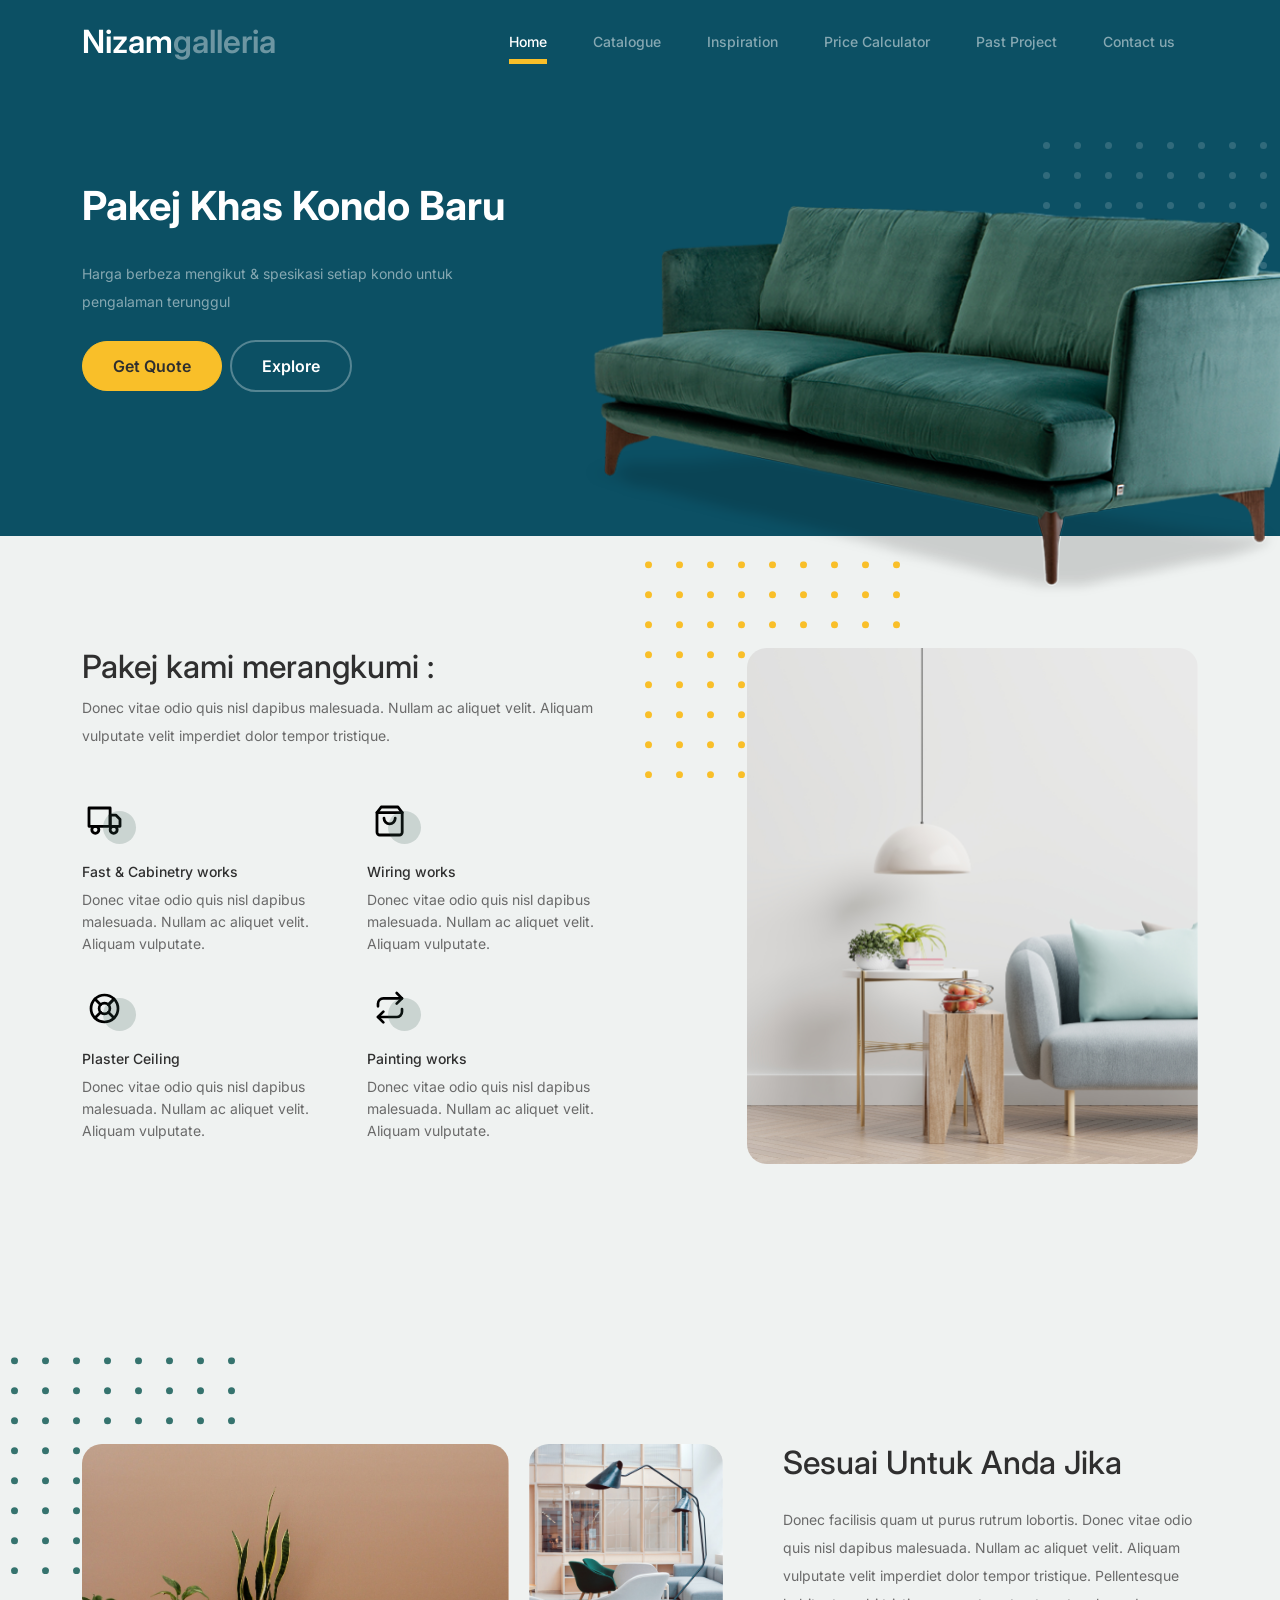
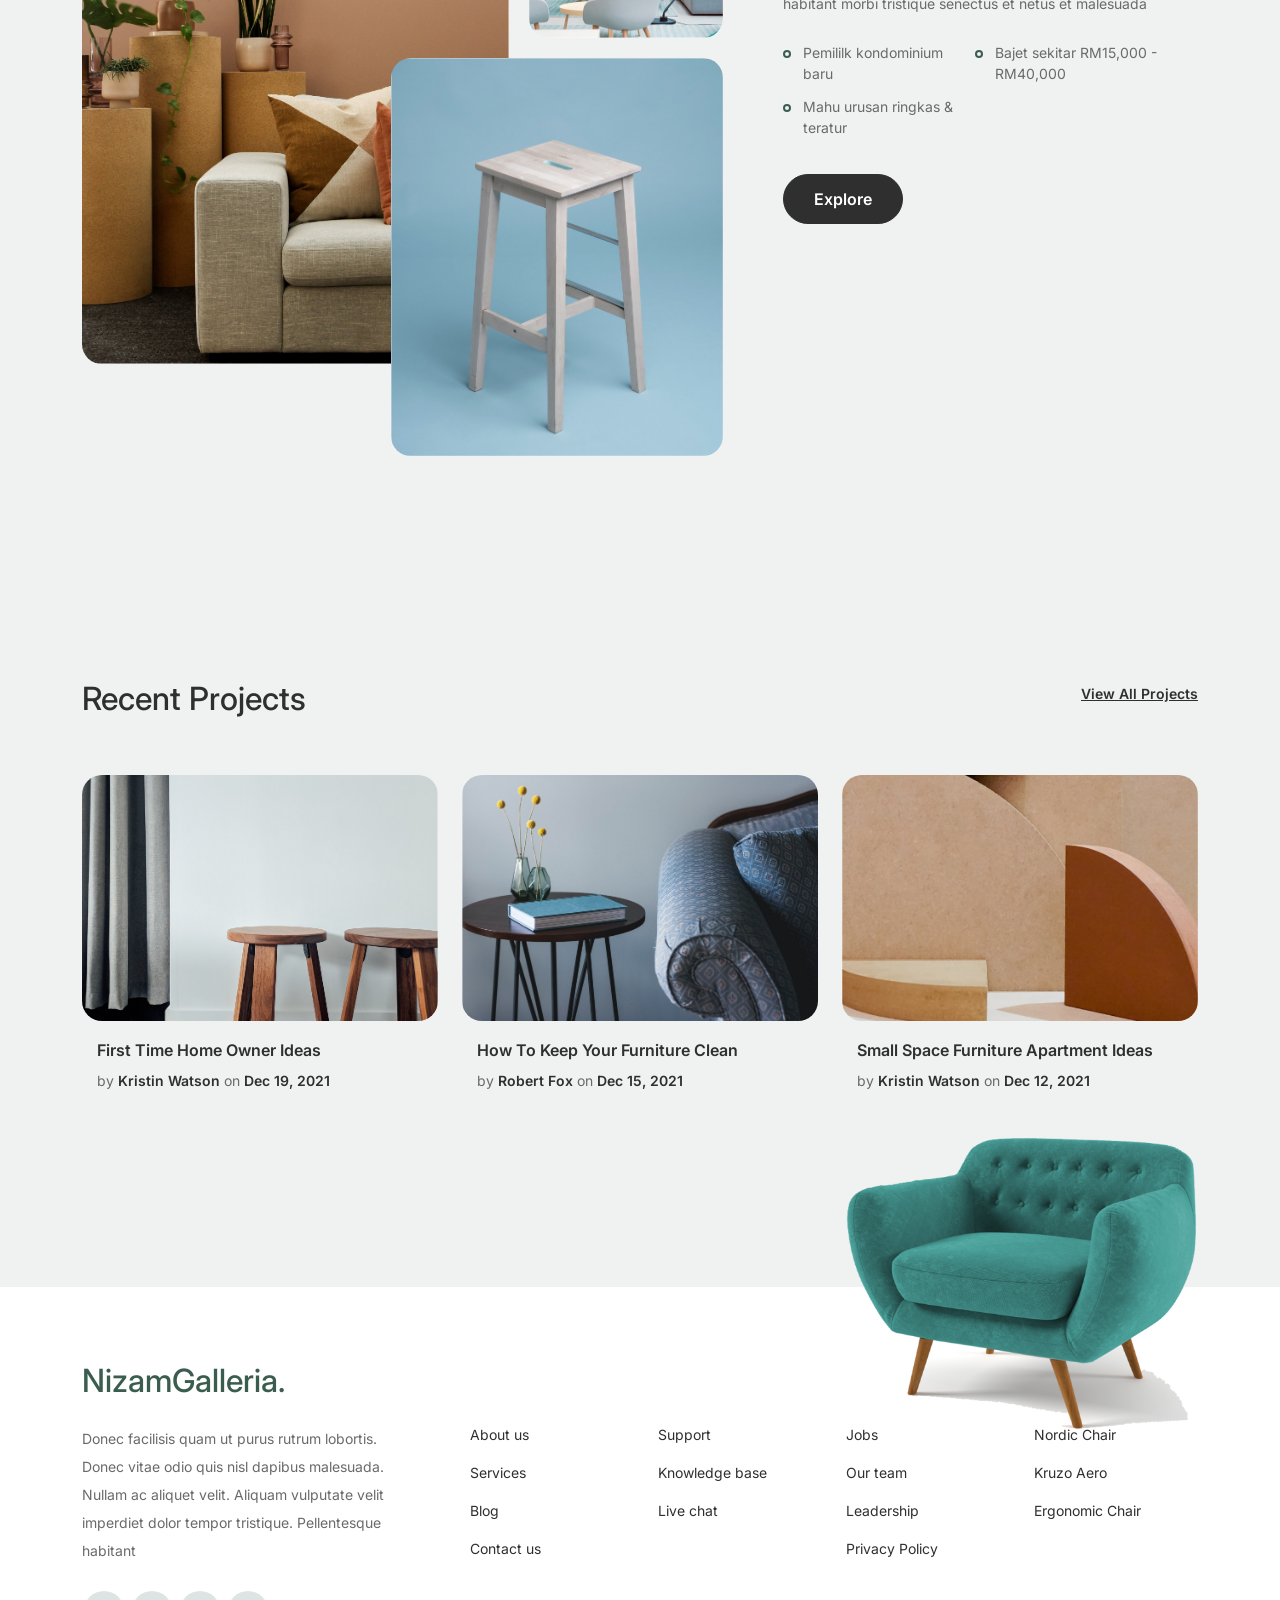
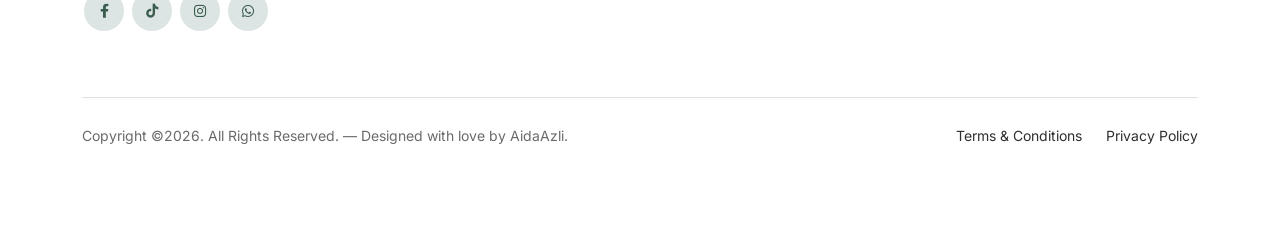
<file: index.html>
<!-- /*
* Bootstrap 5
* Template Name: Furni
* Template Author: Untree.co
* Template URI: https://untree.co/
* License: https://creativecommons.org/licenses/by/3.0/
*/ -->
<!doctype html>
<html lang="en">
<head>
  <meta charset="utf-8">
  <meta name="viewport" content="width=device-width, initial-scale=1, shrink-to-fit=no">
  <meta name="author" content="Untree.co">
  <link rel="shortcut icon" href="favicon.png">

  <meta name="description" content="" />
  <meta name="keywords" content="bootstrap, bootstrap4" />

		<!-- Bootstrap CSS -->
		<link href="css/bootstrap.min.css" rel="stylesheet">
		<link href="https://cdnjs.cloudflare.com/ajax/libs/font-awesome/6.0.0-beta3/css/all.min.css" rel="stylesheet">
		<link href="css/tiny-slider.css" rel="stylesheet">
		<link href="css/style.css" rel="stylesheet">
		<title>Nizam Galleria</title>
	</head>

	<body>

		<!-- Start Header/Navigation -->
		<nav class="custom-navbar navbar navbar navbar-expand-md navbar-dark bg-dark" arial-label="Furni navigation bar">

			<div class="container">
				<a class="navbar-brand" href="index.html">Nizam<span>galleria</span></a>

				<button class="navbar-toggler" type="button" data-bs-toggle="collapse" data-bs-target="#navbarsFurni" aria-controls="navbarsFurni" aria-expanded="false" aria-label="Toggle navigation">
					<span class="navbar-toggler-icon"></span>
				</button>

				<div class="collapse navbar-collapse" id="navbarsFurni">
					<ul class="custom-navbar-nav navbar-nav ms-auto mb-2 mb-md-0">
						<li class="nav-item active">
							<a class="nav-link" href="index.html">Home</a>
						</li>
						<li><a class="nav-link" href="catalogue.html">Catalogue</a></li>
						<li><a class="nav-link" href="inspiration.html">Inspiration</a></li>
						<li><a class="nav-link" href="priceCalculator.html">Price Calculator</a></li>
						<li><a class="nav-link" href="pastProject.html">Past Project</a></li>
						<li><a class="nav-link" href="contact.html">Contact us</a></li>
					</ul>
				</div>
			</div>
				
		</nav>
		<!-- End Header/Navigation -->

		<!-- Start Hero Section -->
			<div class="hero">
				<div class="container">
					<div class="row justify-content-between">
						<div class="col-lg-5">
							<div class="intro-excerpt">
								<h1>Pakej Khas <span clsas="d-block">Kondo Baru</span></h1>
								<p class="mb-4">Harga berbeza mengikut & spesikasi setiap kondo untuk pengalaman terunggul</p>
								<p><a href="priceCalculator.html" class="btn btn-secondary me-2">Get Quote</a><a href="#" class="btn btn-white-outline">Explore</a></p>
							</div>
						</div>
						<div class="col-lg-7">
							<div class="hero-img-wrap">
								<img src="images/couch.png" class="img-fluid">
							</div>
						</div>
					</div>
				</div>
			</div>
		<!-- End Hero Section -->

		<!-- Start Why Choose Us Section -->
		<div class="why-choose-section">
			<div class="container">
				<div class="row justify-content-between">
					<div class="col-lg-6">
						<h2 class="section-title">Pakej kami merangkumi :</h2>
						<p>Donec vitae odio quis nisl dapibus malesuada. Nullam ac aliquet velit. Aliquam vulputate velit imperdiet dolor tempor tristique.</p>

						<div class="row my-5">
							<div class="col-6 col-md-6">
								<div class="feature">
									<div class="icon">
										<img src="images/truck.svg" alt="Image" class="imf-fluid">
									</div>
									<h3>Fast &amp; Cabinetry works</h3>
									<p>Donec vitae odio quis nisl dapibus malesuada. Nullam ac aliquet velit. Aliquam vulputate.</p>
								</div>
							</div>

							<div class="col-6 col-md-6">
								<div class="feature">
									<div class="icon">
										<img src="images/bag.svg" alt="Image" class="imf-fluid">
									</div>
									<h3>Wiring works</h3>
									<p>Donec vitae odio quis nisl dapibus malesuada. Nullam ac aliquet velit. Aliquam vulputate.</p>
								</div>
							</div>

							<div class="col-6 col-md-6">
								<div class="feature">
									<div class="icon">
										<img src="images/support.svg" alt="Image" class="imf-fluid">
									</div>
									<h3>Plaster Ceiling</h3>
									<p>Donec vitae odio quis nisl dapibus malesuada. Nullam ac aliquet velit. Aliquam vulputate.</p>
								</div>
							</div>

							<div class="col-6 col-md-6">
								<div class="feature">
									<div class="icon">
										<img src="images/return.svg" alt="Image" class="imf-fluid">
									</div>
									<h3>Painting works</h3>
									<p>Donec vitae odio quis nisl dapibus malesuada. Nullam ac aliquet velit. Aliquam vulputate.</p>
								</div>
							</div>

						</div>
					</div>

					<div class="col-lg-5">
						<div class="img-wrap">
							<img src="images/why-choose-us-img.jpg" alt="Image" class="img-fluid">
						</div>
					</div>

				</div>
			</div>
		</div>
		<!-- End Why Choose Us Section -->

		<!-- Start We Help Section -->
		<div class="we-help-section">
			<div class="container">
				<div class="row justify-content-between">
					<div class="col-lg-7 mb-5 mb-lg-0">
						<div class="imgs-grid">
							<div class="grid grid-1"><img src="images/img-grid-1.jpg" alt="Untree.co"></div>
							<div class="grid grid-2"><img src="images/img-grid-2.jpg" alt="Untree.co"></div>
							<div class="grid grid-3"><img src="images/img-grid-3.jpg" alt="Untree.co"></div>
						</div>
					</div>
					<div class="col-lg-5 ps-lg-5">
						<h2 class="section-title mb-4">Sesuai Untuk Anda Jika</h2>
						<p>Donec facilisis quam ut purus rutrum lobortis. Donec vitae odio quis nisl dapibus malesuada. Nullam ac aliquet velit. Aliquam vulputate velit imperdiet dolor tempor tristique. Pellentesque habitant morbi tristique senectus et netus et malesuada</p>

						<ul class="list-unstyled custom-list my-4">
							<li>Pemililk kondominium baru</li>
							<li>Bajet sekitar RM15,000 - RM40,000</li>
							<li>Mahu urusan ringkas & teratur</li>
						</ul>
						<p><a herf="#" class="btn">Explore</a></p>
					</div>
				</div>
			</div>
		</div>
		<!-- End We Help Section -->

		<!-- Start Blog Section -->
		<div class="blog-section">
			<div class="container">
				<div class="row mb-5">
					<div class="col-md-6">
						<h2 class="section-title">Recent Projects</h2>
					</div>
					<div class="col-md-6 text-start text-md-end">
						<a href="pastProject.html" class="more">View All Projects</a>
					</div>
				</div>

				<div class="row">

					<div class="col-12 col-sm-6 col-md-4 mb-4 mb-md-0">
						<div class="post-entry">
							<a href="#" class="post-thumbnail"><img src="images/post-1.jpg" alt="Image" class="img-fluid"></a>
							<div class="post-content-entry">
								<h3><a href="#">First Time Home Owner Ideas</a></h3>
								<div class="meta">
									<span>by <a href="#">Kristin Watson</a></span> <span>on <a href="#">Dec 19, 2021</a></span>
								</div>
							</div>
						</div>
					</div>

					<div class="col-12 col-sm-6 col-md-4 mb-4 mb-md-0">
						<div class="post-entry">
							<a href="#" class="post-thumbnail"><img src="images/post-2.jpg" alt="Image" class="img-fluid"></a>
							<div class="post-content-entry">
								<h3><a href="#">How To Keep Your Furniture Clean</a></h3>
								<div class="meta">
									<span>by <a href="#">Robert Fox</a></span> <span>on <a href="#">Dec 15, 2021</a></span>
								</div>
							</div>
						</div>
					</div>

					<div class="col-12 col-sm-6 col-md-4 mb-4 mb-md-0">
						<div class="post-entry">
							<a href="#" class="post-thumbnail"><img src="images/post-3.jpg" alt="Image" class="img-fluid"></a>
							<div class="post-content-entry">
								<h3><a href="#">Small Space Furniture Apartment Ideas</a></h3>
								<div class="meta">
									<span>by <a href="#">Kristin Watson</a></span> <span>on <a href="#">Dec 12, 2021</a></span>
								</div>
							</div>
						</div>
					</div>

				</div>
			</div>
		</div>
		<!-- End Blog Section -->	

		<!-- Start Footer Section -->
		<footer class="footer-section">
			<div class="container relative">

				<div class="sofa-img">
					<img src="images/sofa.png" alt="Image" class="img-fluid">
				</div>

				<div class="row g-5 mb-5">
					<div class="col-lg-4">
						<div class="mb-4 footer-logo-wrap"><a href="#" class="footer-logo">NizamGalleria<span>.</span></a></div>
						<p class="mb-4">Donec facilisis quam ut purus rutrum lobortis. Donec vitae odio quis nisl dapibus malesuada. Nullam ac aliquet velit. Aliquam vulputate velit imperdiet dolor tempor tristique. Pellentesque habitant</p>

						<ul class="list-unstyled custom-social">
							<li><a href="#"><span class="fa fa-brands fa-facebook-f"></span></a></li>
							<li><a href="https://www.tiktok.com/@nizamwainscoting" target="_blank"><span class="fa fa-brands fa-tiktok"></span></a></li>
							<li><a href="https://www.instagram.com/nizamgalleria" target="_blank"><span class="fa fa-brands fa-instagram"></span></a></li>
							<li><a href="https://wa.me/601112139796" target="_blank"><span class="fa fa-brands fa-whatsapp"></span></a></li>
						</ul>
					</div>

					<div class="col-lg-8">
						<div class="row links-wrap">
							<div class="col-6 col-sm-6 col-md-3">
								<ul class="list-unstyled">
									<li><a href="#">About us</a></li>
									<li><a href="#">Services</a></li>
									<li><a href="#">Blog</a></li>
									<li><a href="#">Contact us</a></li>
								</ul>
							</div>

							<div class="col-6 col-sm-6 col-md-3">
								<ul class="list-unstyled">
									<li><a href="#">Support</a></li>
									<li><a href="#">Knowledge base</a></li>
									<li><a href="#">Live chat</a></li>
								</ul>
							</div>

							<div class="col-6 col-sm-6 col-md-3">
								<ul class="list-unstyled">
									<li><a href="#">Jobs</a></li>
									<li><a href="#">Our team</a></li>
									<li><a href="#">Leadership</a></li>
									<li><a href="#">Privacy Policy</a></li>
								</ul>
							</div>

							<div class="col-6 col-sm-6 col-md-3">
								<ul class="list-unstyled">
									<li><a href="#">Nordic Chair</a></li>
									<li><a href="#">Kruzo Aero</a></li>
									<li><a href="#">Ergonomic Chair</a></li>
								</ul>
							</div>
						</div>
					</div>

				</div>

				<div class="border-top copyright">
					<div class="row pt-4">
						<div class="col-lg-6">
							<p class="mb-2 text-center text-lg-start">Copyright &copy;<script>document.write(new Date().getFullYear());</script>. All Rights Reserved. &mdash; Designed with love by AidaAzli. </p>
						</div>

						<div class="col-lg-6 text-center text-lg-end">
							<ul class="list-unstyled d-inline-flex ms-auto">
								<li class="me-4"><a href="#">Terms &amp; Conditions</a></li>
								<li><a href="#">Privacy Policy</a></li>
							</ul>
						</div>

					</div>
				</div>

			</div>
		</footer>
		<!-- End Footer Section -->	


		<script src="js/bootstrap.bundle.min.js"></script>
		<script src="js/tiny-slider.js"></script>
		<script src="js/custom.js"></script>
	</body>

</html>
</file>
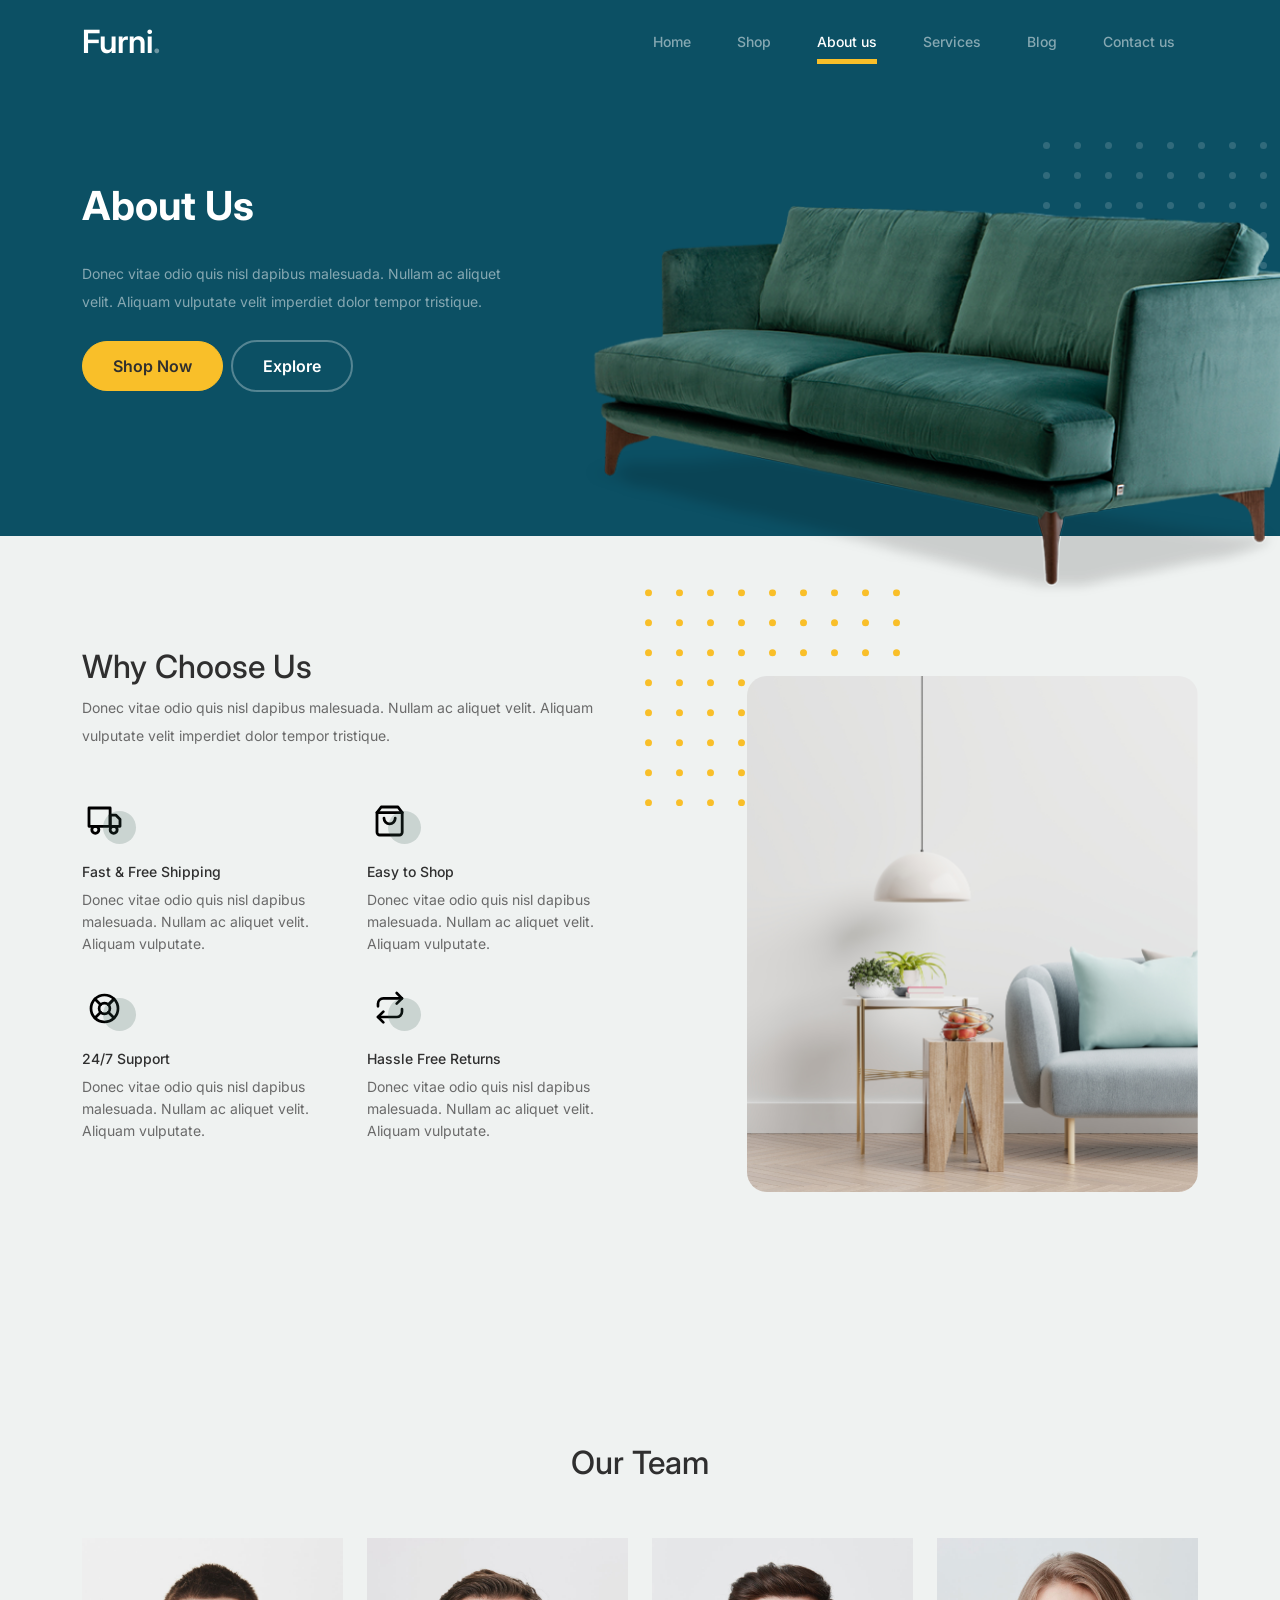
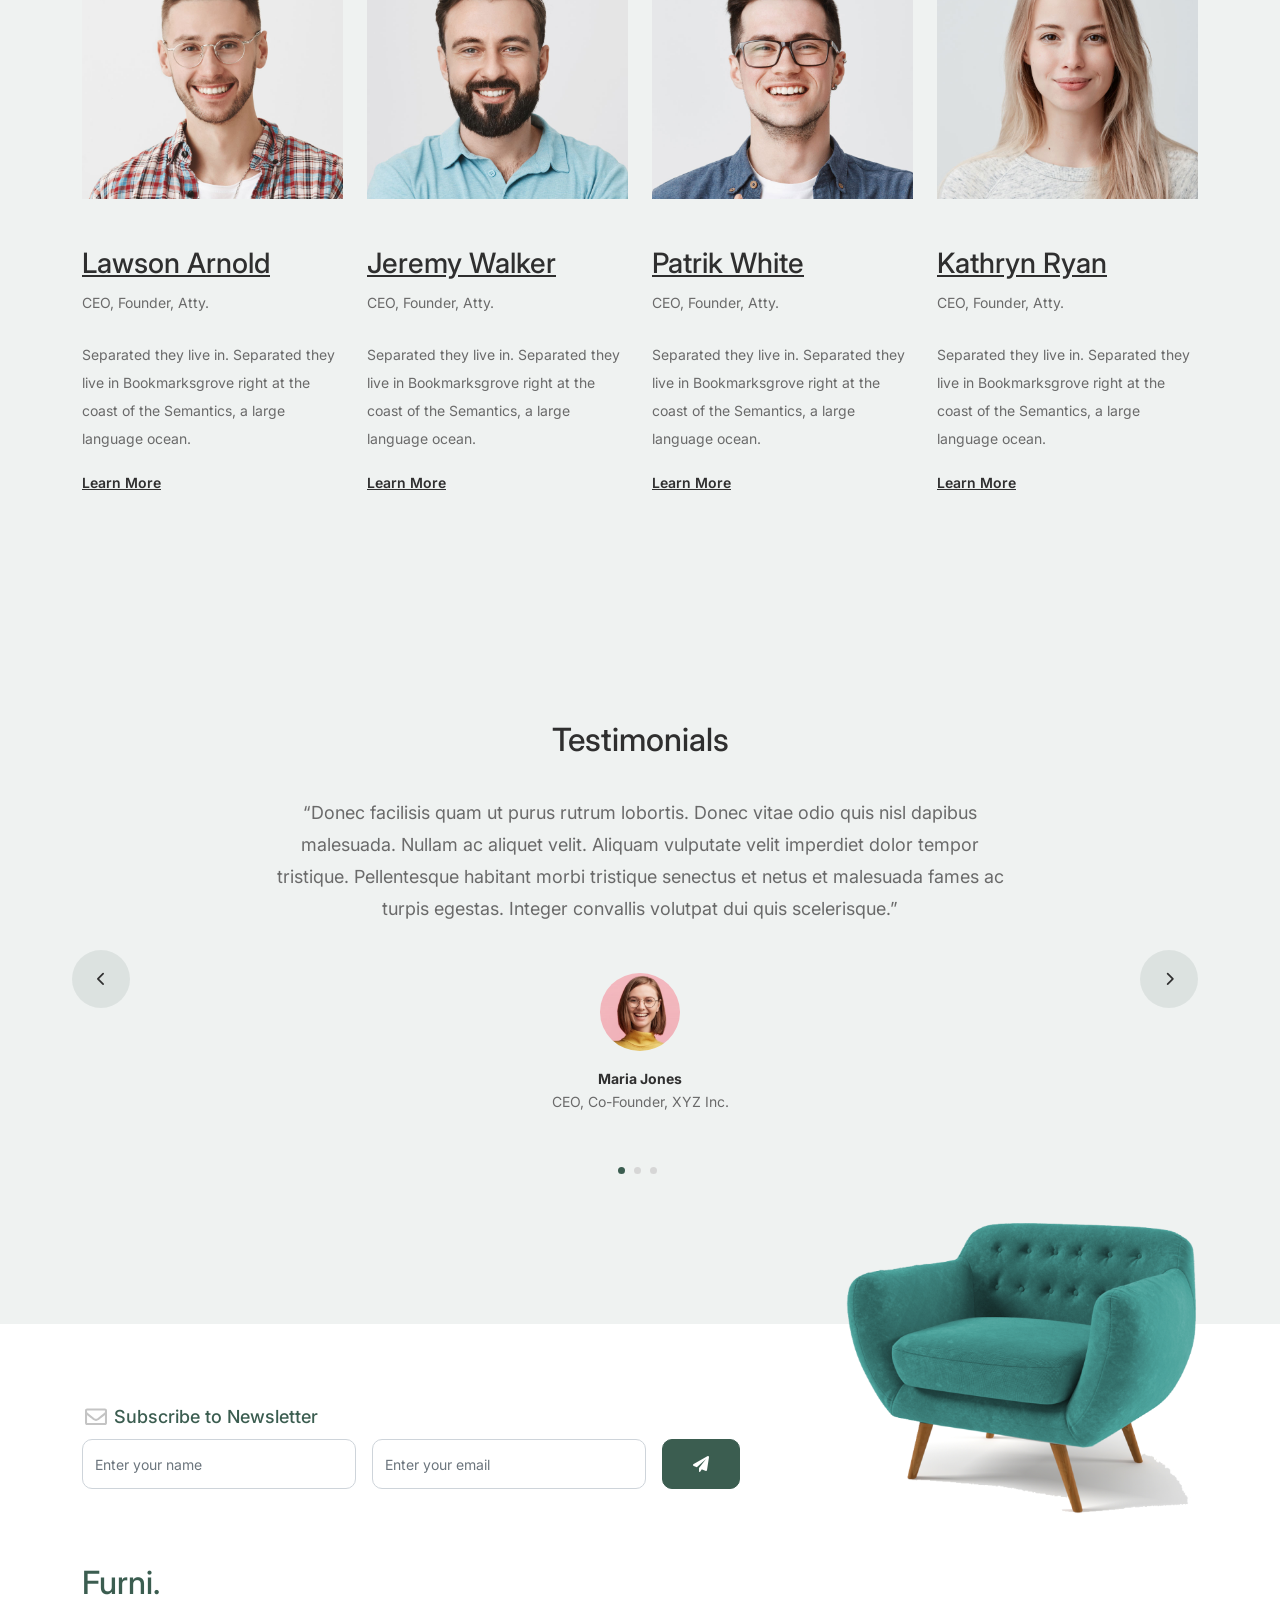
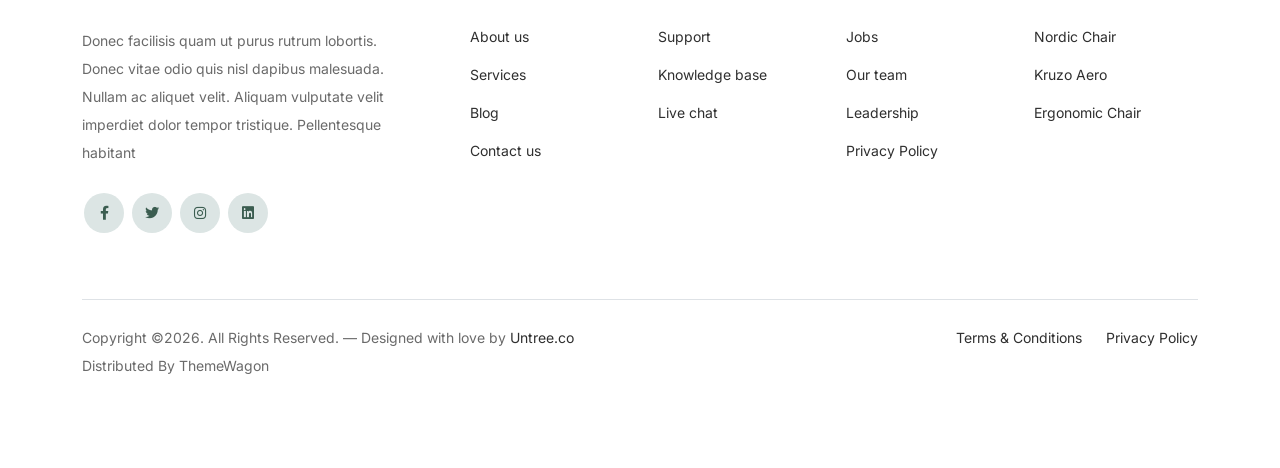
<file: about.html>
<!-- /*
* Bootstrap 5
* Template Name: Furni
* Template Author: Untree.co
* Template URI: https://untree.co/
* License: https://creativecommons.org/licenses/by/3.0/
*/ -->
<!doctype html>
<html lang="en">
<head>
  <meta charset="utf-8">
  <meta name="viewport" content="width=device-width, initial-scale=1, shrink-to-fit=no">
  <meta name="author" content="Untree.co">
  <link rel="shortcut icon" href="favicon.png">

  <meta name="description" content="" />
  <meta name="keywords" content="bootstrap, bootstrap4" />

		<!-- Bootstrap CSS -->
		<link href="css/bootstrap.min.css" rel="stylesheet">
		<link href="https://cdnjs.cloudflare.com/ajax/libs/font-awesome/6.0.0-beta3/css/all.min.css" rel="stylesheet">
		<link href="css/tiny-slider.css" rel="stylesheet">
		<link href="css/style.css" rel="stylesheet">
		<title>Furni Free Bootstrap 5 Template for Furniture and Interior Design Websites by Untree.co </title>
	</head>

	<body>

		<!-- Start Header/Navigation -->
		<nav class="custom-navbar navbar navbar navbar-expand-md navbar-dark bg-dark" arial-label="Furni navigation bar">

			<div class="container">
				<a class="navbar-brand" href="index.html">Furni<span>.</span></a>

				<button class="navbar-toggler" type="button" data-bs-toggle="collapse" data-bs-target="#navbarsFurni" aria-controls="navbarsFurni" aria-expanded="false" aria-label="Toggle navigation">
					<span class="navbar-toggler-icon"></span>
				</button>

				<div class="collapse navbar-collapse" id="navbarsFurni">
					<ul class="custom-navbar-nav navbar-nav ms-auto mb-2 mb-md-0">
						<li class="nav-item ">
							<a class="nav-link" href="index.html">Home</a>
						</li>
						<li><a class="nav-link" href="shop.html">Shop</a></li>
						<li class="active"><a class="nav-link" href="about.html">About us</a></li>
						<li><a class="nav-link" href="services.html">Services</a></li>
						<li><a class="nav-link" href="blog.html">Blog</a></li>
						<li><a class="nav-link" href="contact.html">Contact us</a></li>
					</ul>
				</div>
			</div>
				
		</nav>
		<!-- End Header/Navigation -->

		<!-- Start Hero Section -->
			<div class="hero">
				<div class="container">
					<div class="row justify-content-between">
						<div class="col-lg-5">
							<div class="intro-excerpt">
								<h1>About Us</h1>
								<p class="mb-4">Donec vitae odio quis nisl dapibus malesuada. Nullam ac aliquet velit. Aliquam vulputate velit imperdiet dolor tempor tristique.</p>
								<p><a href="" class="btn btn-secondary me-2">Shop Now</a><a href="#" class="btn btn-white-outline">Explore</a></p>
							</div>
						</div>
						<div class="col-lg-7">
							<div class="hero-img-wrap">
								<img src="images/couch.png" class="img-fluid">
							</div>
						</div>
					</div>
				</div>
			</div>
		<!-- End Hero Section -->

		

		<!-- Start Why Choose Us Section -->
		<div class="why-choose-section">
			<div class="container">
				<div class="row justify-content-between align-items-center">
					<div class="col-lg-6">
						<h2 class="section-title">Why Choose Us</h2>
						<p>Donec vitae odio quis nisl dapibus malesuada. Nullam ac aliquet velit. Aliquam vulputate velit imperdiet dolor tempor tristique.</p>

						<div class="row my-5">
							<div class="col-6 col-md-6">
								<div class="feature">
									<div class="icon">
										<img src="images/truck.svg" alt="Image" class="imf-fluid">
									</div>
									<h3>Fast &amp; Free Shipping</h3>
									<p>Donec vitae odio quis nisl dapibus malesuada. Nullam ac aliquet velit. Aliquam vulputate.</p>
								</div>
							</div>

							<div class="col-6 col-md-6">
								<div class="feature">
									<div class="icon">
										<img src="images/bag.svg" alt="Image" class="imf-fluid">
									</div>
									<h3>Easy to Shop</h3>
									<p>Donec vitae odio quis nisl dapibus malesuada. Nullam ac aliquet velit. Aliquam vulputate.</p>
								</div>
							</div>

							<div class="col-6 col-md-6">
								<div class="feature">
									<div class="icon">
										<img src="images/support.svg" alt="Image" class="imf-fluid">
									</div>
									<h3>24/7 Support</h3>
									<p>Donec vitae odio quis nisl dapibus malesuada. Nullam ac aliquet velit. Aliquam vulputate.</p>
								</div>
							</div>

							<div class="col-6 col-md-6">
								<div class="feature">
									<div class="icon">
										<img src="images/return.svg" alt="Image" class="imf-fluid">
									</div>
									<h3>Hassle Free Returns</h3>
									<p>Donec vitae odio quis nisl dapibus malesuada. Nullam ac aliquet velit. Aliquam vulputate.</p>
								</div>
							</div>

						</div>
					</div>

					<div class="col-lg-5">
						<div class="img-wrap">
							<img src="images/why-choose-us-img.jpg" alt="Image" class="img-fluid">
						</div>
					</div>

				</div>
			</div>
		</div>
		<!-- End Why Choose Us Section -->

		<!-- Start Team Section -->
		<div class="untree_co-section">
			<div class="container">

				<div class="row mb-5">
					<div class="col-lg-5 mx-auto text-center">
						<h2 class="section-title">Our Team</h2>
					</div>
				</div>

				<div class="row">

					<!-- Start Column 1 -->
					<div class="col-12 col-md-6 col-lg-3 mb-5 mb-md-0">
						<img src="images/person_1.jpg" class="img-fluid mb-5">
						<h3 clas><a href="#"><span class="">Lawson</span> Arnold</a></h3>
            <span class="d-block position mb-4">CEO, Founder, Atty.</span>
            <p>Separated they live in.
            Separated they live in Bookmarksgrove right at the coast of the Semantics, a large language ocean.</p>
            <p class="mb-0"><a href="#" class="more dark">Learn More <span class="icon-arrow_forward"></span></a></p>
					</div> 
					<!-- End Column 1 -->

					<!-- Start Column 2 -->
					<div class="col-12 col-md-6 col-lg-3 mb-5 mb-md-0">
						<img src="images/person_2.jpg" class="img-fluid mb-5">

						<h3 clas><a href="#"><span class="">Jeremy</span> Walker</a></h3>
            <span class="d-block position mb-4">CEO, Founder, Atty.</span>
            <p>Separated they live in.
            Separated they live in Bookmarksgrove right at the coast of the Semantics, a large language ocean.</p>
            <p class="mb-0"><a href="#" class="more dark">Learn More <span class="icon-arrow_forward"></span></a></p>

					</div> 
					<!-- End Column 2 -->

					<!-- Start Column 3 -->
					<div class="col-12 col-md-6 col-lg-3 mb-5 mb-md-0">
						<img src="images/person_3.jpg" class="img-fluid mb-5">
						<h3 clas><a href="#"><span class="">Patrik</span> White</a></h3>
            <span class="d-block position mb-4">CEO, Founder, Atty.</span>
            <p>Separated they live in.
            Separated they live in Bookmarksgrove right at the coast of the Semantics, a large language ocean.</p>
            <p class="mb-0"><a href="#" class="more dark">Learn More <span class="icon-arrow_forward"></span></a></p>
					</div> 
					<!-- End Column 3 -->

					<!-- Start Column 4 -->
					<div class="col-12 col-md-6 col-lg-3 mb-5 mb-md-0">
						<img src="images/person_4.jpg" class="img-fluid mb-5">

						<h3 clas><a href="#"><span class="">Kathryn</span> Ryan</a></h3>
            <span class="d-block position mb-4">CEO, Founder, Atty.</span>
            <p>Separated they live in.
            Separated they live in Bookmarksgrove right at the coast of the Semantics, a large language ocean.</p>
            <p class="mb-0"><a href="#" class="more dark">Learn More <span class="icon-arrow_forward"></span></a></p>

          
					</div> 
					<!-- End Column 4 -->

					

				</div>
			</div>
		</div>
		<!-- End Team Section -->

		

		<!-- Start Testimonial Slider -->
		<div class="testimonial-section before-footer-section">
			<div class="container">
				<div class="row">
					<div class="col-lg-7 mx-auto text-center">
						<h2 class="section-title">Testimonials</h2>
					</div>
				</div>

				<div class="row justify-content-center">
					<div class="col-lg-12">
						<div class="testimonial-slider-wrap text-center">

							<div id="testimonial-nav">
								<span class="prev" data-controls="prev"><span class="fa fa-chevron-left"></span></span>
								<span class="next" data-controls="next"><span class="fa fa-chevron-right"></span></span>
							</div>

							<div class="testimonial-slider">
								
								<div class="item">
									<div class="row justify-content-center">
										<div class="col-lg-8 mx-auto">

											<div class="testimonial-block text-center">
												<blockquote class="mb-5">
													<p>&ldquo;Donec facilisis quam ut purus rutrum lobortis. Donec vitae odio quis nisl dapibus malesuada. Nullam ac aliquet velit. Aliquam vulputate velit imperdiet dolor tempor tristique. Pellentesque habitant morbi tristique senectus et netus et malesuada fames ac turpis egestas. Integer convallis volutpat dui quis scelerisque.&rdquo;</p>
												</blockquote>

												<div class="author-info">
													<div class="author-pic">
														<img src="images/person-1.png" alt="Maria Jones" class="img-fluid">
													</div>
													<h3 class="font-weight-bold">Maria Jones</h3>
													<span class="position d-block mb-3">CEO, Co-Founder, XYZ Inc.</span>
												</div>
											</div>

										</div>
									</div>
								</div> 
								<!-- END item -->

								<div class="item">
									<div class="row justify-content-center">
										<div class="col-lg-8 mx-auto">

											<div class="testimonial-block text-center">
												<blockquote class="mb-5">
													<p>&ldquo;Donec facilisis quam ut purus rutrum lobortis. Donec vitae odio quis nisl dapibus malesuada. Nullam ac aliquet velit. Aliquam vulputate velit imperdiet dolor tempor tristique. Pellentesque habitant morbi tristique senectus et netus et malesuada fames ac turpis egestas. Integer convallis volutpat dui quis scelerisque.&rdquo;</p>
												</blockquote>

												<div class="author-info">
													<div class="author-pic">
														<img src="images/person-1.png" alt="Maria Jones" class="img-fluid">
													</div>
													<h3 class="font-weight-bold">Maria Jones</h3>
													<span class="position d-block mb-3">CEO, Co-Founder, XYZ Inc.</span>
												</div>
											</div>

										</div>
									</div>
								</div> 
								<!-- END item -->

								<div class="item">
									<div class="row justify-content-center">
										<div class="col-lg-8 mx-auto">

											<div class="testimonial-block text-center">
												<blockquote class="mb-5">
													<p>&ldquo;Donec facilisis quam ut purus rutrum lobortis. Donec vitae odio quis nisl dapibus malesuada. Nullam ac aliquet velit. Aliquam vulputate velit imperdiet dolor tempor tristique. Pellentesque habitant morbi tristique senectus et netus et malesuada fames ac turpis egestas. Integer convallis volutpat dui quis scelerisque.&rdquo;</p>
												</blockquote>

												<div class="author-info">
													<div class="author-pic">
														<img src="images/person-1.png" alt="Maria Jones" class="img-fluid">
													</div>
													<h3 class="font-weight-bold">Maria Jones</h3>
													<span class="position d-block mb-3">CEO, Co-Founder, XYZ Inc.</span>
												</div>
											</div>

										</div>
									</div>
								</div> 
								<!-- END item -->

							</div>

						</div>
					</div>
				</div>
			</div>
		</div>
		<!-- End Testimonial Slider -->

		

		<!-- Start Footer Section -->
		<footer class="footer-section">
			<div class="container relative">

				<div class="sofa-img">
					<img src="images/sofa.png" alt="Image" class="img-fluid">
				</div>

				<div class="row">
					<div class="col-lg-8">
						<div class="subscription-form">
							<h3 class="d-flex align-items-center"><span class="me-1"><img src="images/envelope-outline.svg" alt="Image" class="img-fluid"></span><span>Subscribe to Newsletter</span></h3>

							<form action="#" class="row g-3">
								<div class="col-auto">
									<input type="text" class="form-control" placeholder="Enter your name">
								</div>
								<div class="col-auto">
									<input type="email" class="form-control" placeholder="Enter your email">
								</div>
								<div class="col-auto">
									<button class="btn btn-primary">
										<span class="fa fa-paper-plane"></span>
									</button>
								</div>
							</form>

						</div>
					</div>
				</div>

				<div class="row g-5 mb-5">
					<div class="col-lg-4">
						<div class="mb-4 footer-logo-wrap"><a href="#" class="footer-logo">Furni<span>.</span></a></div>
						<p class="mb-4">Donec facilisis quam ut purus rutrum lobortis. Donec vitae odio quis nisl dapibus malesuada. Nullam ac aliquet velit. Aliquam vulputate velit imperdiet dolor tempor tristique. Pellentesque habitant</p>

						<ul class="list-unstyled custom-social">
							<li><a href="#"><span class="fa fa-brands fa-facebook-f"></span></a></li>
							<li><a href="#"><span class="fa fa-brands fa-twitter"></span></a></li>
							<li><a href="#"><span class="fa fa-brands fa-instagram"></span></a></li>
							<li><a href="#"><span class="fa fa-brands fa-linkedin"></span></a></li>
						</ul>
					</div>

					<div class="col-lg-8">
						<div class="row links-wrap">
							<div class="col-6 col-sm-6 col-md-3">
								<ul class="list-unstyled">
									<li><a href="#">About us</a></li>
									<li><a href="#">Services</a></li>
									<li><a href="#">Blog</a></li>
									<li><a href="#">Contact us</a></li>
								</ul>
							</div>

							<div class="col-6 col-sm-6 col-md-3">
								<ul class="list-unstyled">
									<li><a href="#">Support</a></li>
									<li><a href="#">Knowledge base</a></li>
									<li><a href="#">Live chat</a></li>
								</ul>
							</div>

							<div class="col-6 col-sm-6 col-md-3">
								<ul class="list-unstyled">
									<li><a href="#">Jobs</a></li>
									<li><a href="#">Our team</a></li>
									<li><a href="#">Leadership</a></li>
									<li><a href="#">Privacy Policy</a></li>
								</ul>
							</div>

							<div class="col-6 col-sm-6 col-md-3">
								<ul class="list-unstyled">
									<li><a href="#">Nordic Chair</a></li>
									<li><a href="#">Kruzo Aero</a></li>
									<li><a href="#">Ergonomic Chair</a></li>
								</ul>
							</div>
						</div>
					</div>

				</div>

				<div class="border-top copyright">
					<div class="row pt-4">
						<div class="col-lg-6">
							<p class="mb-2 text-center text-lg-start">Copyright &copy;<script>document.write(new Date().getFullYear());</script>. All Rights Reserved. &mdash; Designed with love by <a href="https://untree.co">Untree.co</a> Distributed By <a hreff="https://themewagon.com">ThemeWagon</a>  <!-- License information: https://untree.co/license/ -->
            </p>
						</div>

						<div class="col-lg-6 text-center text-lg-end">
							<ul class="list-unstyled d-inline-flex ms-auto">
								<li class="me-4"><a href="#">Terms &amp; Conditions</a></li>
								<li><a href="#">Privacy Policy</a></li>
							</ul>
						</div>

					</div>
				</div>

			</div>
		</footer>
		<!-- End Footer Section -->	


		<script src="js/bootstrap.bundle.min.js"></script>
		<script src="js/tiny-slider.js"></script>
		<script src="js/custom.js"></script>
	</body>

</html>
</file>
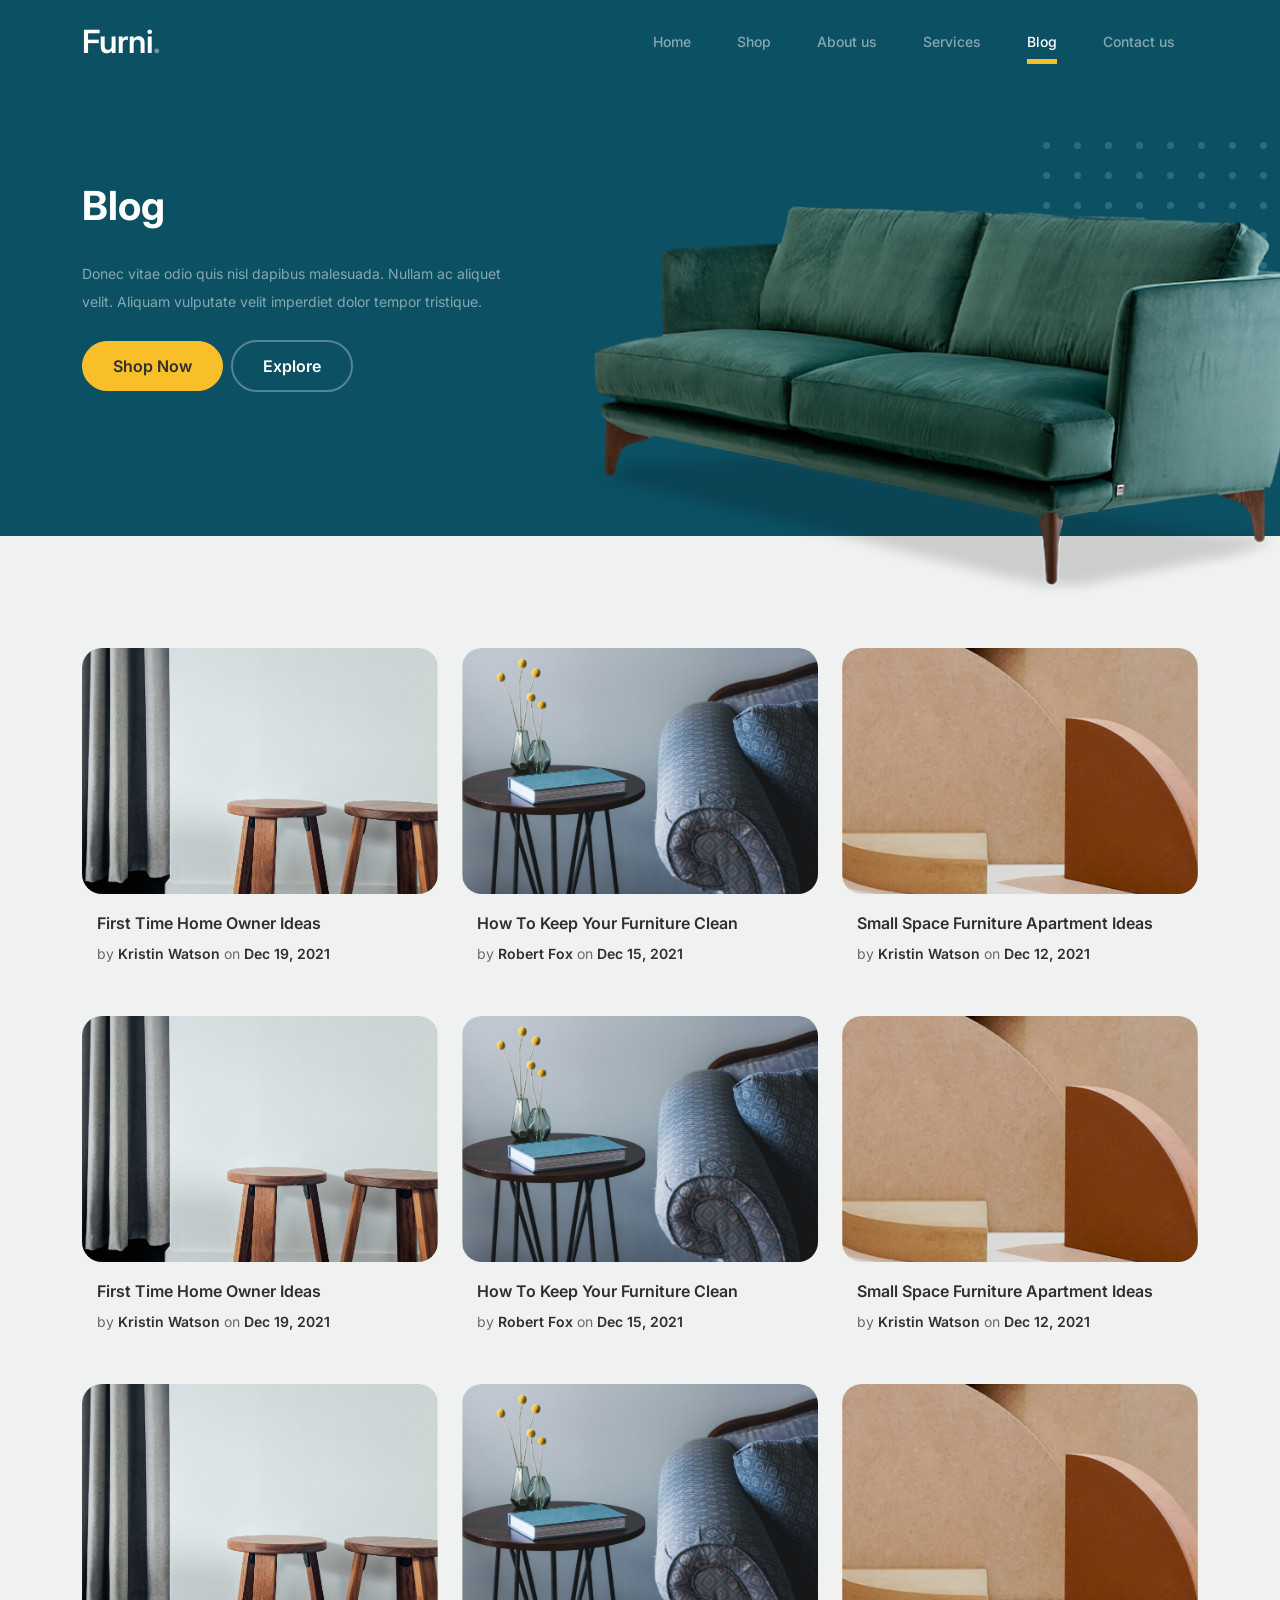
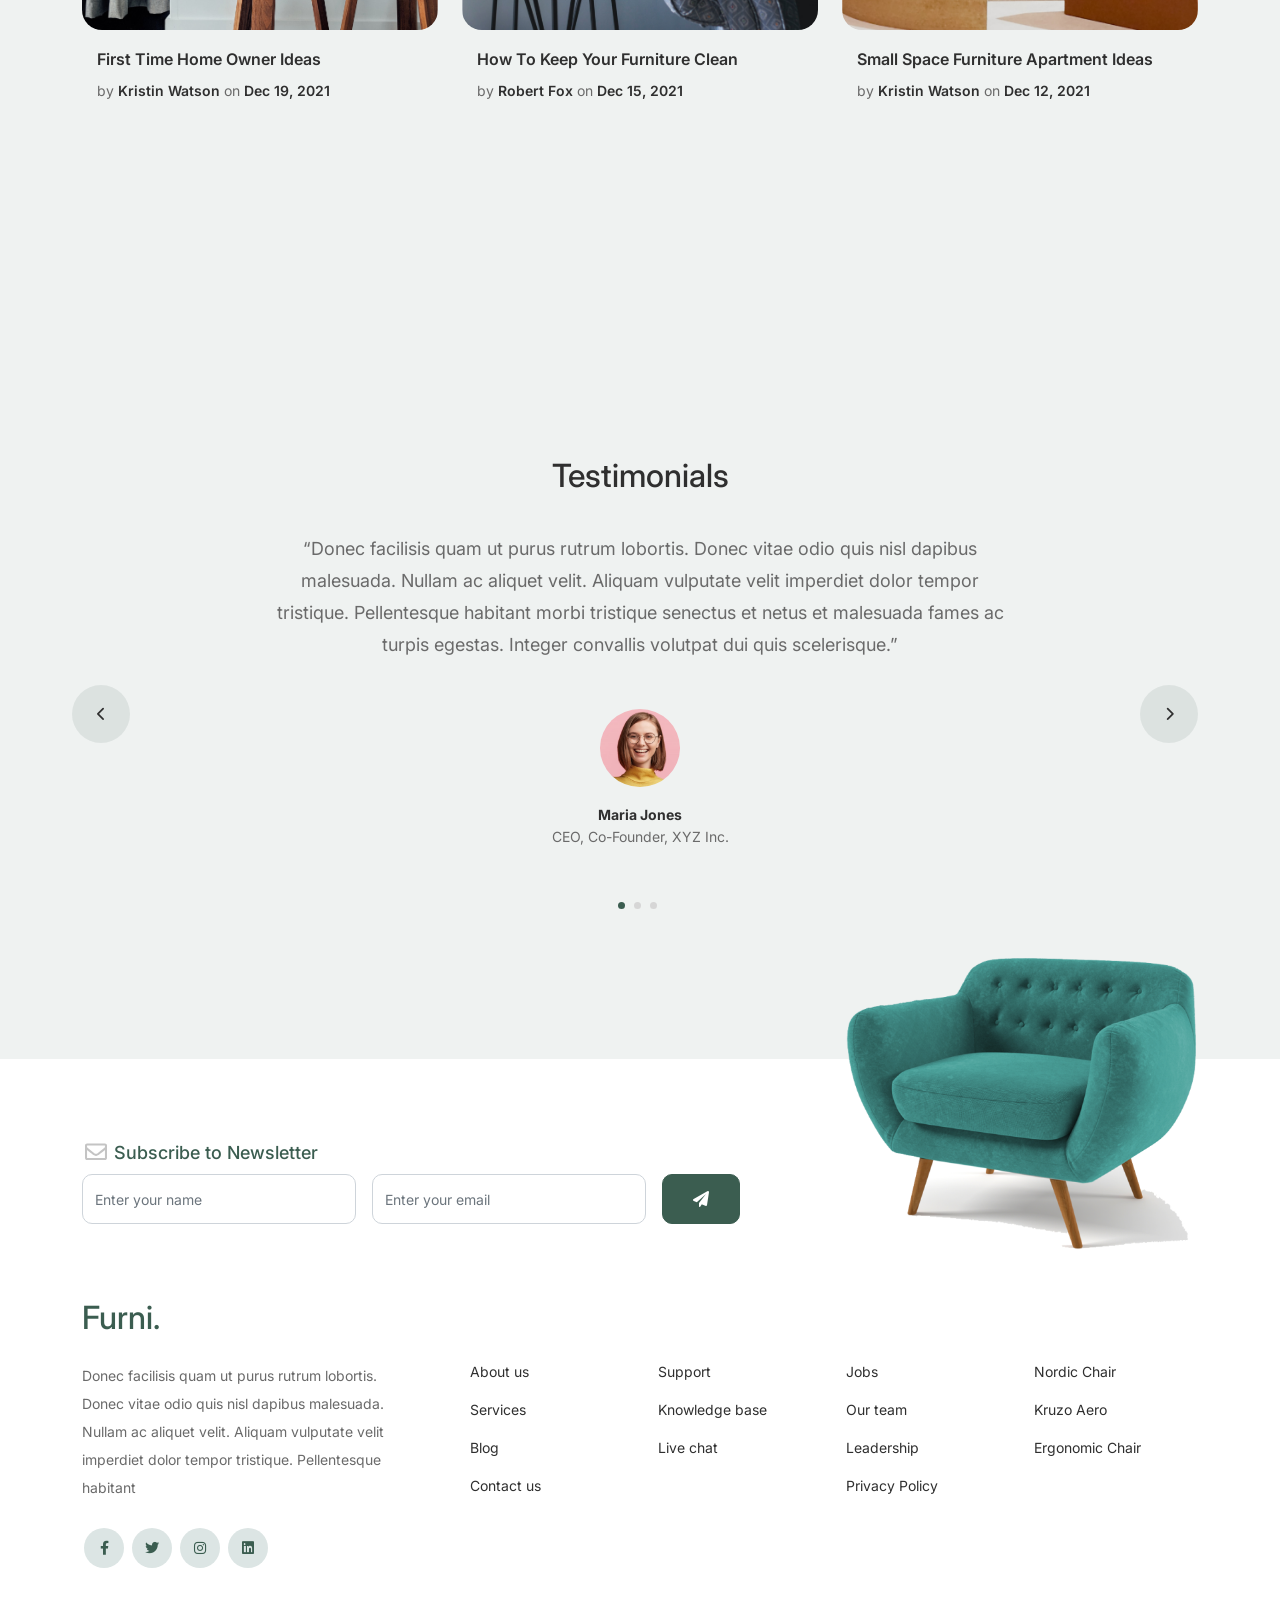
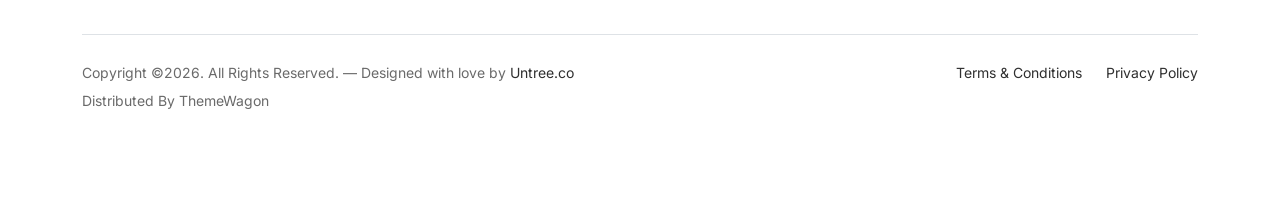
<file: blog.html>
<!-- /*
* Bootstrap 5
* Template Name: Furni
* Template Author: Untree.co
* Template URI: https://untree.co/
* License: https://creativecommons.org/licenses/by/3.0/
*/ -->
<!doctype html>
<html lang="en">
<head>
  <meta charset="utf-8">
  <meta name="viewport" content="width=device-width, initial-scale=1, shrink-to-fit=no">
  <meta name="author" content="Untree.co">
  <link rel="shortcut icon" href="favicon.png">

  <meta name="description" content="" />
  <meta name="keywords" content="bootstrap, bootstrap4" />

		<!-- Bootstrap CSS -->
		<link href="css/bootstrap.min.css" rel="stylesheet">
		<link href="https://cdnjs.cloudflare.com/ajax/libs/font-awesome/6.0.0-beta3/css/all.min.css" rel="stylesheet">
		<link href="css/tiny-slider.css" rel="stylesheet">
		<link href="css/style.css" rel="stylesheet">
		<title>Furni Free Bootstrap 5 Template for Furniture and Interior Design Websites by Untree.co </title>
	</head>

	<body>

		<!-- Start Header/Navigation -->
		<nav class="custom-navbar navbar navbar navbar-expand-md navbar-dark bg-dark" arial-label="Furni navigation bar">

			<div class="container">
				<a class="navbar-brand" href="index.html">Furni<span>.</span></a>

				<button class="navbar-toggler" type="button" data-bs-toggle="collapse" data-bs-target="#navbarsFurni" aria-controls="navbarsFurni" aria-expanded="false" aria-label="Toggle navigation">
					<span class="navbar-toggler-icon"></span>
				</button>

				<div class="collapse navbar-collapse" id="navbarsFurni">
					<ul class="custom-navbar-nav navbar-nav ms-auto mb-2 mb-md-0">
						<li class="nav-item">
							<a class="nav-link" href="index.html">Home</a>
						</li>
						<li><a class="nav-link" href="shop.html">Shop</a></li>
						<li><a class="nav-link" href="about.html">About us</a></li>
						<li><a class="nav-link" href="services.html">Services</a></li>
						<li class="active"><a class="nav-link" href="blog.html">Blog</a></li>
						<li><a class="nav-link" href="contact.html">Contact us</a></li>
					</ul>
				</div>
			</div>
				
		</nav>
		<!-- End Header/Navigation -->

		<!-- Start Hero Section -->
			<div class="hero">
				<div class="container">
					<div class="row justify-content-between">
						<div class="col-lg-5">
							<div class="intro-excerpt">
								<h1>Blog</h1>
								<p class="mb-4">Donec vitae odio quis nisl dapibus malesuada. Nullam ac aliquet velit. Aliquam vulputate velit imperdiet dolor tempor tristique.</p>
								<p><a href="" class="btn btn-secondary me-2">Shop Now</a><a href="#" class="btn btn-white-outline">Explore</a></p>
							</div>
						</div>
						<div class="col-lg-7">
							<div class="hero-img-wrap">
								<img src="images/couch.png" class="img-fluid">
							</div>
						</div>
					</div>
				</div>
			</div>
		<!-- End Hero Section -->

		

		<!-- Start Blog Section -->
		<div class="blog-section">
			<div class="container">
				
				<div class="row">

					<div class="col-12 col-sm-6 col-md-4 mb-5">
						<div class="post-entry">
							<a href="#" class="post-thumbnail"><img src="images/post-1.jpg" alt="Image" class="img-fluid"></a>
							<div class="post-content-entry">
								<h3><a href="#">First Time Home Owner Ideas</a></h3>
								<div class="meta">
									<span>by <a href="#">Kristin Watson</a></span> <span>on <a href="#">Dec 19, 2021</a></span>
								</div>
							</div>
						</div>
					</div>

					<div class="col-12 col-sm-6 col-md-4 mb-5">
						<div class="post-entry">
							<a href="#" class="post-thumbnail"><img src="images/post-2.jpg" alt="Image" class="img-fluid"></a>
							<div class="post-content-entry">
								<h3><a href="#">How To Keep Your Furniture Clean</a></h3>
								<div class="meta">
									<span>by <a href="#">Robert Fox</a></span> <span>on <a href="#">Dec 15, 2021</a></span>
								</div>
							</div>
						</div>
					</div>

					<div class="col-12 col-sm-6 col-md-4 mb-5">
						<div class="post-entry">
							<a href="#" class="post-thumbnail"><img src="images/post-3.jpg" alt="Image" class="img-fluid"></a>
							<div class="post-content-entry">
								<h3><a href="#">Small Space Furniture Apartment Ideas</a></h3>
								<div class="meta">
									<span>by <a href="#">Kristin Watson</a></span> <span>on <a href="#">Dec 12, 2021</a></span>
								</div>
							</div>
						</div>
					</div>

					<div class="col-12 col-sm-6 col-md-4 mb-5">
						<div class="post-entry">
							<a href="#" class="post-thumbnail"><img src="images/post-1.jpg" alt="Image" class="img-fluid"></a>
							<div class="post-content-entry">
								<h3><a href="#">First Time Home Owner Ideas</a></h3>
								<div class="meta">
									<span>by <a href="#">Kristin Watson</a></span> <span>on <a href="#">Dec 19, 2021</a></span>
								</div>
							</div>
						</div>
					</div>

					<div class="col-12 col-sm-6 col-md-4 mb-5">
						<div class="post-entry">
							<a href="#" class="post-thumbnail"><img src="images/post-2.jpg" alt="Image" class="img-fluid"></a>
							<div class="post-content-entry">
								<h3><a href="#">How To Keep Your Furniture Clean</a></h3>
								<div class="meta">
									<span>by <a href="#">Robert Fox</a></span> <span>on <a href="#">Dec 15, 2021</a></span>
								</div>
							</div>
						</div>
					</div>

					<div class="col-12 col-sm-6 col-md-4 mb-5">
						<div class="post-entry">
							<a href="#" class="post-thumbnail"><img src="images/post-3.jpg" alt="Image" class="img-fluid"></a>
							<div class="post-content-entry">
								<h3><a href="#">Small Space Furniture Apartment Ideas</a></h3>
								<div class="meta">
									<span>by <a href="#">Kristin Watson</a></span> <span>on <a href="#">Dec 12, 2021</a></span>
								</div>
							</div>
						</div>
					</div>

					<div class="col-12 col-sm-6 col-md-4 mb-5">
						<div class="post-entry">
							<a href="#" class="post-thumbnail"><img src="images/post-1.jpg" alt="Image" class="img-fluid"></a>
							<div class="post-content-entry">
								<h3><a href="#">First Time Home Owner Ideas</a></h3>
								<div class="meta">
									<span>by <a href="#">Kristin Watson</a></span> <span>on <a href="#">Dec 19, 2021</a></span>
								</div>
							</div>
						</div>
					</div>

					<div class="col-12 col-sm-6 col-md-4 mb-5">
						<div class="post-entry">
							<a href="#" class="post-thumbnail"><img src="images/post-2.jpg" alt="Image" class="img-fluid"></a>
							<div class="post-content-entry">
								<h3><a href="#">How To Keep Your Furniture Clean</a></h3>
								<div class="meta">
									<span>by <a href="#">Robert Fox</a></span> <span>on <a href="#">Dec 15, 2021</a></span>
								</div>
							</div>
						</div>
					</div>

					<div class="col-12 col-sm-6 col-md-4 mb-5">
						<div class="post-entry">
							<a href="#" class="post-thumbnail"><img src="images/post-3.jpg" alt="Image" class="img-fluid"></a>
							<div class="post-content-entry">
								<h3><a href="#">Small Space Furniture Apartment Ideas</a></h3>
								<div class="meta">
									<span>by <a href="#">Kristin Watson</a></span> <span>on <a href="#">Dec 12, 2021</a></span>
								</div>
							</div>
						</div>
					</div>

				</div>
			</div>
		</div>
		<!-- End Blog Section -->	

		

		<!-- Start Testimonial Slider -->
		<div class="testimonial-section before-footer-section">
			<div class="container">
				<div class="row">
					<div class="col-lg-7 mx-auto text-center">
						<h2 class="section-title">Testimonials</h2>
					</div>
				</div>

				<div class="row justify-content-center">
					<div class="col-lg-12">
						<div class="testimonial-slider-wrap text-center">

							<div id="testimonial-nav">
								<span class="prev" data-controls="prev"><span class="fa fa-chevron-left"></span></span>
								<span class="next" data-controls="next"><span class="fa fa-chevron-right"></span></span>
							</div>

							<div class="testimonial-slider">
								
								<div class="item">
									<div class="row justify-content-center">
										<div class="col-lg-8 mx-auto">

											<div class="testimonial-block text-center">
												<blockquote class="mb-5">
													<p>&ldquo;Donec facilisis quam ut purus rutrum lobortis. Donec vitae odio quis nisl dapibus malesuada. Nullam ac aliquet velit. Aliquam vulputate velit imperdiet dolor tempor tristique. Pellentesque habitant morbi tristique senectus et netus et malesuada fames ac turpis egestas. Integer convallis volutpat dui quis scelerisque.&rdquo;</p>
												</blockquote>

												<div class="author-info">
													<div class="author-pic">
														<img src="images/person-1.png" alt="Maria Jones" class="img-fluid">
													</div>
													<h3 class="font-weight-bold">Maria Jones</h3>
													<span class="position d-block mb-3">CEO, Co-Founder, XYZ Inc.</span>
												</div>
											</div>

										</div>
									</div>
								</div> 
								<!-- END item -->

								<div class="item">
									<div class="row justify-content-center">
										<div class="col-lg-8 mx-auto">

											<div class="testimonial-block text-center">
												<blockquote class="mb-5">
													<p>&ldquo;Donec facilisis quam ut purus rutrum lobortis. Donec vitae odio quis nisl dapibus malesuada. Nullam ac aliquet velit. Aliquam vulputate velit imperdiet dolor tempor tristique. Pellentesque habitant morbi tristique senectus et netus et malesuada fames ac turpis egestas. Integer convallis volutpat dui quis scelerisque.&rdquo;</p>
												</blockquote>

												<div class="author-info">
													<div class="author-pic">
														<img src="images/person-1.png" alt="Maria Jones" class="img-fluid">
													</div>
													<h3 class="font-weight-bold">Maria Jones</h3>
													<span class="position d-block mb-3">CEO, Co-Founder, XYZ Inc.</span>
												</div>
											</div>

										</div>
									</div>
								</div> 
								<!-- END item -->

								<div class="item">
									<div class="row justify-content-center">
										<div class="col-lg-8 mx-auto">

											<div class="testimonial-block text-center">
												<blockquote class="mb-5">
													<p>&ldquo;Donec facilisis quam ut purus rutrum lobortis. Donec vitae odio quis nisl dapibus malesuada. Nullam ac aliquet velit. Aliquam vulputate velit imperdiet dolor tempor tristique. Pellentesque habitant morbi tristique senectus et netus et malesuada fames ac turpis egestas. Integer convallis volutpat dui quis scelerisque.&rdquo;</p>
												</blockquote>

												<div class="author-info">
													<div class="author-pic">
														<img src="images/person-1.png" alt="Maria Jones" class="img-fluid">
													</div>
													<h3 class="font-weight-bold">Maria Jones</h3>
													<span class="position d-block mb-3">CEO, Co-Founder, XYZ Inc.</span>
												</div>
											</div>

										</div>
									</div>
								</div> 
								<!-- END item -->

							</div>

						</div>
					</div>
				</div>
			</div>
		</div>
		<!-- End Testimonial Slider -->

		

		<!-- Start Footer Section -->
		<footer class="footer-section">
			<div class="container relative">

				<div class="sofa-img">
					<img src="images/sofa.png" alt="Image" class="img-fluid">
				</div>

				<div class="row">
					<div class="col-lg-8">
						<div class="subscription-form">
							<h3 class="d-flex align-items-center"><span class="me-1"><img src="images/envelope-outline.svg" alt="Image" class="img-fluid"></span><span>Subscribe to Newsletter</span></h3>

							<form action="#" class="row g-3">
								<div class="col-auto">
									<input type="text" class="form-control" placeholder="Enter your name">
								</div>
								<div class="col-auto">
									<input type="email" class="form-control" placeholder="Enter your email">
								</div>
								<div class="col-auto">
									<button class="btn btn-primary">
										<span class="fa fa-paper-plane"></span>
									</button>
								</div>
							</form>

						</div>
					</div>
				</div>

				<div class="row g-5 mb-5">
					<div class="col-lg-4">
						<div class="mb-4 footer-logo-wrap"><a href="#" class="footer-logo">Furni<span>.</span></a></div>
						<p class="mb-4">Donec facilisis quam ut purus rutrum lobortis. Donec vitae odio quis nisl dapibus malesuada. Nullam ac aliquet velit. Aliquam vulputate velit imperdiet dolor tempor tristique. Pellentesque habitant</p>

						<ul class="list-unstyled custom-social">
							<li><a href="#"><span class="fa fa-brands fa-facebook-f"></span></a></li>
							<li><a href="#"><span class="fa fa-brands fa-twitter"></span></a></li>
							<li><a href="#"><span class="fa fa-brands fa-instagram"></span></a></li>
							<li><a href="#"><span class="fa fa-brands fa-linkedin"></span></a></li>
						</ul>
					</div>

					<div class="col-lg-8">
						<div class="row links-wrap">
							<div class="col-6 col-sm-6 col-md-3">
								<ul class="list-unstyled">
									<li><a href="#">About us</a></li>
									<li><a href="#">Services</a></li>
									<li><a href="#">Blog</a></li>
									<li><a href="#">Contact us</a></li>
								</ul>
							</div>

							<div class="col-6 col-sm-6 col-md-3">
								<ul class="list-unstyled">
									<li><a href="#">Support</a></li>
									<li><a href="#">Knowledge base</a></li>
									<li><a href="#">Live chat</a></li>
								</ul>
							</div>

							<div class="col-6 col-sm-6 col-md-3">
								<ul class="list-unstyled">
									<li><a href="#">Jobs</a></li>
									<li><a href="#">Our team</a></li>
									<li><a href="#">Leadership</a></li>
									<li><a href="#">Privacy Policy</a></li>
								</ul>
							</div>

							<div class="col-6 col-sm-6 col-md-3">
								<ul class="list-unstyled">
									<li><a href="#">Nordic Chair</a></li>
									<li><a href="#">Kruzo Aero</a></li>
									<li><a href="#">Ergonomic Chair</a></li>
								</ul>
							</div>
						</div>
					</div>

				</div>

				<div class="border-top copyright">
					<div class="row pt-4">
						<div class="col-lg-6">
							<p class="mb-2 text-center text-lg-start">Copyright &copy;<script>document.write(new Date().getFullYear());</script>. All Rights Reserved. &mdash; Designed with love by <a href="https://untree.co">Untree.co</a> Distributed By <a hreff="https://themewagon.com">ThemeWagon</a>  <!-- License information: https://untree.co/license/ -->
            </p>
						</div>

						<div class="col-lg-6 text-center text-lg-end">
							<ul class="list-unstyled d-inline-flex ms-auto">
								<li class="me-4"><a href="#">Terms &amp; Conditions</a></li>
								<li><a href="#">Privacy Policy</a></li>
							</ul>
						</div>

					</div>
				</div>

			</div>
		</footer>
		<!-- End Footer Section -->	


		<script src="js/bootstrap.bundle.min.js"></script>
		<script src="js/tiny-slider.js"></script>
		<script src="js/custom.js"></script>
	</body>

</html>
</file>
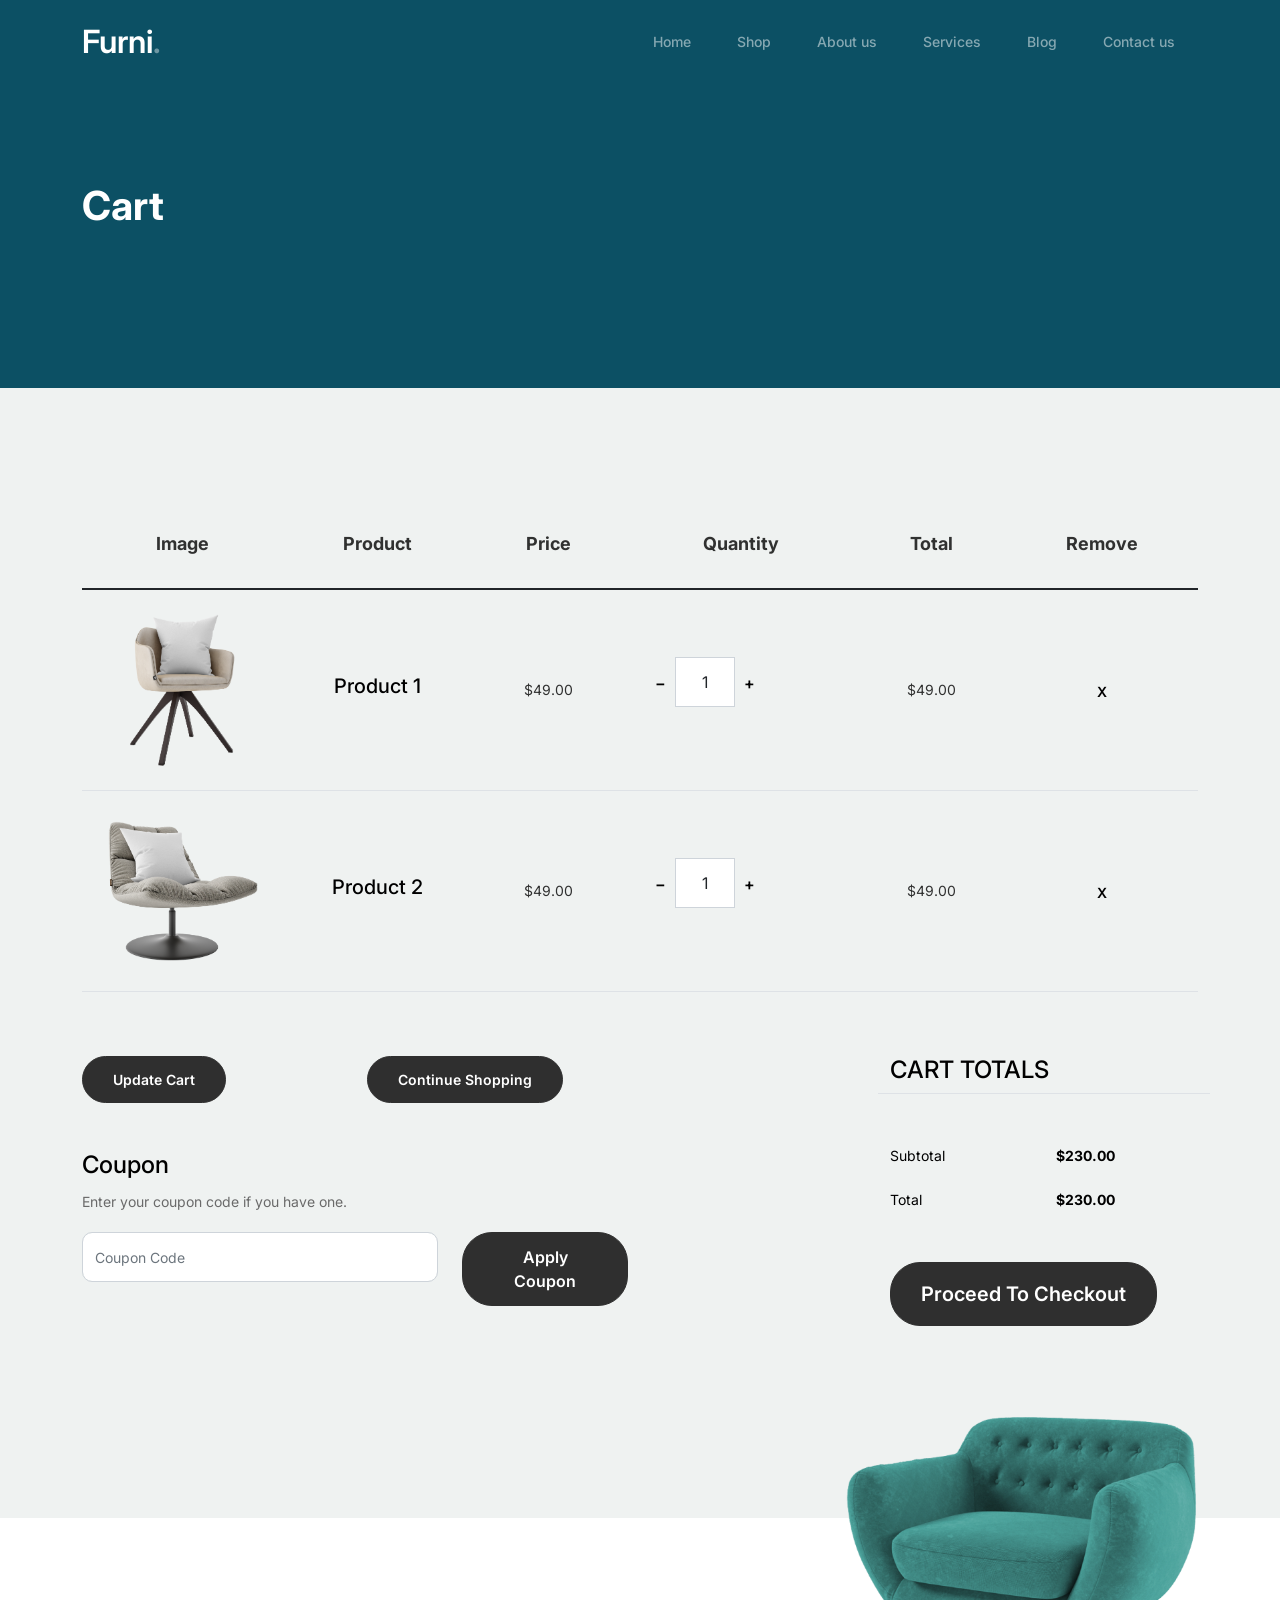
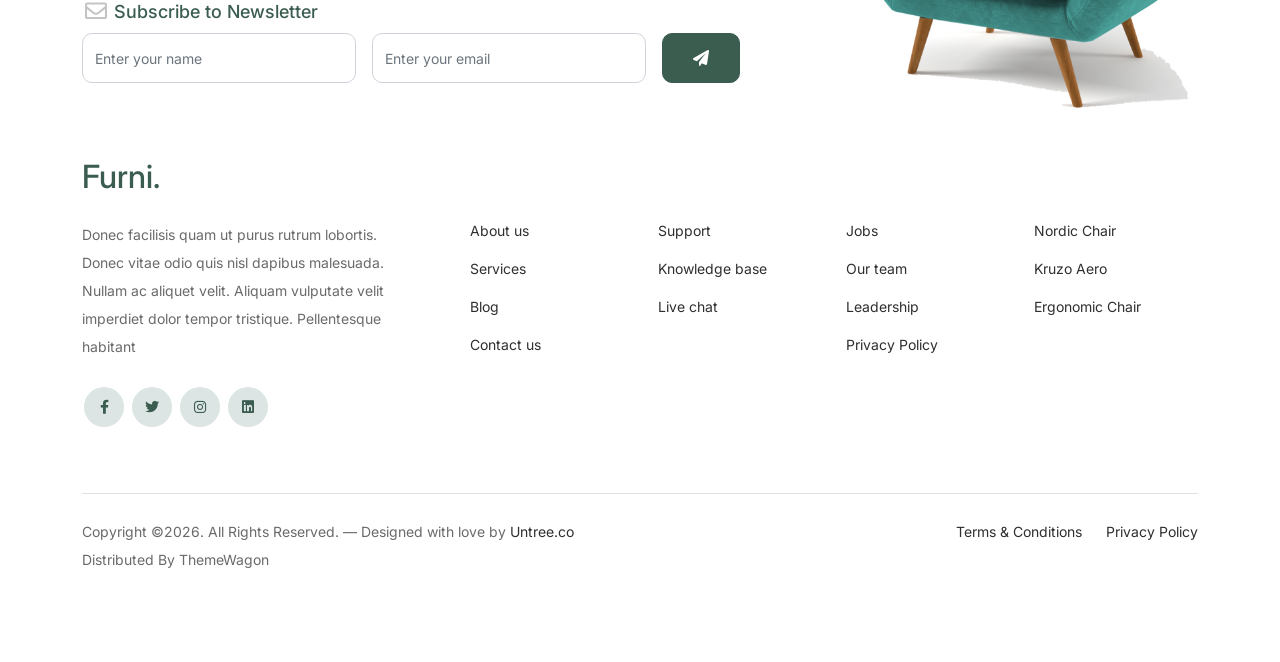
<file: cart.html>
<!-- /*
* Bootstrap 5
* Template Name: Furni
* Template Author: Untree.co
* Template URI: https://untree.co/
* License: https://creativecommons.org/licenses/by/3.0/
*/ -->
<!doctype html>
<html lang="en">
<head>
  <meta charset="utf-8">
  <meta name="viewport" content="width=device-width, initial-scale=1, shrink-to-fit=no">
  <meta name="author" content="Untree.co">
  <link rel="shortcut icon" href="favicon.png">

  <meta name="description" content="" />
  <meta name="keywords" content="bootstrap, bootstrap4" />

		<!-- Bootstrap CSS -->
		<link href="css/bootstrap.min.css" rel="stylesheet">
		<link href="https://cdnjs.cloudflare.com/ajax/libs/font-awesome/6.0.0-beta3/css/all.min.css" rel="stylesheet">
		<link href="css/tiny-slider.css" rel="stylesheet">
		<link href="css/style.css" rel="stylesheet">
		<title>Furni Free Bootstrap 5 Template for Furniture and Interior Design Websites by Untree.co </title>
	</head>

	<body>

		<!-- Start Header/Navigation -->
		<nav class="custom-navbar navbar navbar navbar-expand-md navbar-dark bg-dark" arial-label="Furni navigation bar">

			<div class="container">
				<a class="navbar-brand" href="index.html">Furni<span>.</span></a>

				<button class="navbar-toggler" type="button" data-bs-toggle="collapse" data-bs-target="#navbarsFurni" aria-controls="navbarsFurni" aria-expanded="false" aria-label="Toggle navigation">
					<span class="navbar-toggler-icon"></span>
				</button>

				<div class="collapse navbar-collapse" id="navbarsFurni">
					<ul class="custom-navbar-nav navbar-nav ms-auto mb-2 mb-md-0">
						<li class="nav-item ">
							<a class="nav-link" href="index.html">Home</a>
						</li>
						<li><a class="nav-link" href="shop.html">Shop</a></li>
						<li><a class="nav-link" href="about.html">About us</a></li>
						<li><a class="nav-link" href="services.html">Services</a></li>
						<li><a class="nav-link" href="blog.html">Blog</a></li>
						<li><a class="nav-link" href="contact.html">Contact us</a></li>
					</ul>
				</div>
			</div>
				
		</nav>
		<!-- End Header/Navigation -->

		<!-- Start Hero Section -->
			<div class="hero">
				<div class="container">
					<div class="row justify-content-between">
						<div class="col-lg-5">
							<div class="intro-excerpt">
								<h1>Cart</h1>
							</div>
						</div>
						<div class="col-lg-7">
							
						</div>
					</div>
				</div>
			</div>
		<!-- End Hero Section -->

		

		<div class="untree_co-section before-footer-section">
            <div class="container">
              <div class="row mb-5">
                <form class="col-md-12" method="post">
                  <div class="site-blocks-table">
                    <table class="table">
                      <thead>
                        <tr>
                          <th class="product-thumbnail">Image</th>
                          <th class="product-name">Product</th>
                          <th class="product-price">Price</th>
                          <th class="product-quantity">Quantity</th>
                          <th class="product-total">Total</th>
                          <th class="product-remove">Remove</th>
                        </tr>
                      </thead>
                      <tbody>
                        <tr>
                          <td class="product-thumbnail">
                            <img src="images/product-1.png" alt="Image" class="img-fluid">
                          </td>
                          <td class="product-name">
                            <h2 class="h5 text-black">Product 1</h2>
                          </td>
                          <td>$49.00</td>
                          <td>
                            <div class="input-group mb-3 d-flex align-items-center quantity-container" style="max-width: 120px;">
                              <div class="input-group-prepend">
                                <button class="btn btn-outline-black decrease" type="button">&minus;</button>
                              </div>
                              <input type="text" class="form-control text-center quantity-amount" value="1" placeholder="" aria-label="Example text with button addon" aria-describedby="button-addon1">
                              <div class="input-group-append">
                                <button class="btn btn-outline-black increase" type="button">&plus;</button>
                              </div>
                            </div>
        
                          </td>
                          <td>$49.00</td>
                          <td><a href="#" class="btn btn-black btn-sm">X</a></td>
                        </tr>
        
                        <tr>
                          <td class="product-thumbnail">
                            <img src="images/product-2.png" alt="Image" class="img-fluid">
                          </td>
                          <td class="product-name">
                            <h2 class="h5 text-black">Product 2</h2>
                          </td>
                          <td>$49.00</td>
                          <td>
                            <div class="input-group mb-3 d-flex align-items-center quantity-container" style="max-width: 120px;">
                              <div class="input-group-prepend">
                                <button class="btn btn-outline-black decrease" type="button">&minus;</button>
                              </div>
                              <input type="text" class="form-control text-center quantity-amount" value="1" placeholder="" aria-label="Example text with button addon" aria-describedby="button-addon1">
                              <div class="input-group-append">
                                <button class="btn btn-outline-black increase" type="button">&plus;</button>
                              </div>
                            </div>
        
                          </td>
                          <td>$49.00</td>
                          <td><a href="#" class="btn btn-black btn-sm">X</a></td>
                        </tr>
                      </tbody>
                    </table>
                  </div>
                </form>
              </div>
        
              <div class="row">
                <div class="col-md-6">
                  <div class="row mb-5">
                    <div class="col-md-6 mb-3 mb-md-0">
                      <button class="btn btn-black btn-sm btn-block">Update Cart</button>
                    </div>
                    <div class="col-md-6">
                      <button class="btn btn-outline-black btn-sm btn-block">Continue Shopping</button>
                    </div>
                  </div>
                  <div class="row">
                    <div class="col-md-12">
                      <label class="text-black h4" for="coupon">Coupon</label>
                      <p>Enter your coupon code if you have one.</p>
                    </div>
                    <div class="col-md-8 mb-3 mb-md-0">
                      <input type="text" class="form-control py-3" id="coupon" placeholder="Coupon Code">
                    </div>
                    <div class="col-md-4">
                      <button class="btn btn-black">Apply Coupon</button>
                    </div>
                  </div>
                </div>
                <div class="col-md-6 pl-5">
                  <div class="row justify-content-end">
                    <div class="col-md-7">
                      <div class="row">
                        <div class="col-md-12 text-right border-bottom mb-5">
                          <h3 class="text-black h4 text-uppercase">Cart Totals</h3>
                        </div>
                      </div>
                      <div class="row mb-3">
                        <div class="col-md-6">
                          <span class="text-black">Subtotal</span>
                        </div>
                        <div class="col-md-6 text-right">
                          <strong class="text-black">$230.00</strong>
                        </div>
                      </div>
                      <div class="row mb-5">
                        <div class="col-md-6">
                          <span class="text-black">Total</span>
                        </div>
                        <div class="col-md-6 text-right">
                          <strong class="text-black">$230.00</strong>
                        </div>
                      </div>
        
                      <div class="row">
                        <div class="col-md-12">
                          <button class="btn btn-black btn-lg py-3 btn-block" onclick="window.location='checkout.html'">Proceed To Checkout</button>
                        </div>
                      </div>
                    </div>
                  </div>
                </div>
              </div>
            </div>
          </div>
		

		<!-- Start Footer Section -->
		<footer class="footer-section">
			<div class="container relative">

				<div class="sofa-img">
					<img src="images/sofa.png" alt="Image" class="img-fluid">
				</div>

				<div class="row">
					<div class="col-lg-8">
						<div class="subscription-form">
							<h3 class="d-flex align-items-center"><span class="me-1"><img src="images/envelope-outline.svg" alt="Image" class="img-fluid"></span><span>Subscribe to Newsletter</span></h3>

							<form action="#" class="row g-3">
								<div class="col-auto">
									<input type="text" class="form-control" placeholder="Enter your name">
								</div>
								<div class="col-auto">
									<input type="email" class="form-control" placeholder="Enter your email">
								</div>
								<div class="col-auto">
									<button class="btn btn-primary">
										<span class="fa fa-paper-plane"></span>
									</button>
								</div>
							</form>

						</div>
					</div>
				</div>

				<div class="row g-5 mb-5">
					<div class="col-lg-4">
						<div class="mb-4 footer-logo-wrap"><a href="#" class="footer-logo">Furni<span>.</span></a></div>
						<p class="mb-4">Donec facilisis quam ut purus rutrum lobortis. Donec vitae odio quis nisl dapibus malesuada. Nullam ac aliquet velit. Aliquam vulputate velit imperdiet dolor tempor tristique. Pellentesque habitant</p>

						<ul class="list-unstyled custom-social">
							<li><a href="#"><span class="fa fa-brands fa-facebook-f"></span></a></li>
							<li><a href="#"><span class="fa fa-brands fa-twitter"></span></a></li>
							<li><a href="#"><span class="fa fa-brands fa-instagram"></span></a></li>
							<li><a href="#"><span class="fa fa-brands fa-linkedin"></span></a></li>
						</ul>
					</div>

					<div class="col-lg-8">
						<div class="row links-wrap">
							<div class="col-6 col-sm-6 col-md-3">
								<ul class="list-unstyled">
									<li><a href="#">About us</a></li>
									<li><a href="#">Services</a></li>
									<li><a href="#">Blog</a></li>
									<li><a href="#">Contact us</a></li>
								</ul>
							</div>

							<div class="col-6 col-sm-6 col-md-3">
								<ul class="list-unstyled">
									<li><a href="#">Support</a></li>
									<li><a href="#">Knowledge base</a></li>
									<li><a href="#">Live chat</a></li>
								</ul>
							</div>

							<div class="col-6 col-sm-6 col-md-3">
								<ul class="list-unstyled">
									<li><a href="#">Jobs</a></li>
									<li><a href="#">Our team</a></li>
									<li><a href="#">Leadership</a></li>
									<li><a href="#">Privacy Policy</a></li>
								</ul>
							</div>

							<div class="col-6 col-sm-6 col-md-3">
								<ul class="list-unstyled">
									<li><a href="#">Nordic Chair</a></li>
									<li><a href="#">Kruzo Aero</a></li>
									<li><a href="#">Ergonomic Chair</a></li>
								</ul>
							</div>
						</div>
					</div>

				</div>

				<div class="border-top copyright">
					<div class="row pt-4">
						<div class="col-lg-6">
							<p class="mb-2 text-center text-lg-start">Copyright &copy;<script>document.write(new Date().getFullYear());</script>. All Rights Reserved. &mdash; Designed with love by <a href="https://untree.co">Untree.co</a> Distributed By <a hreff="https://themewagon.com">ThemeWagon</a>  <!-- License information: https://untree.co/license/ -->
            </p>
						</div>

						<div class="col-lg-6 text-center text-lg-end">
							<ul class="list-unstyled d-inline-flex ms-auto">
								<li class="me-4"><a href="#">Terms &amp; Conditions</a></li>
								<li><a href="#">Privacy Policy</a></li>
							</ul>
						</div>

					</div>
				</div>

			</div>
		</footer>
		<!-- End Footer Section -->	


		<script src="js/bootstrap.bundle.min.js"></script>
		<script src="js/tiny-slider.js"></script>
		<script src="js/custom.js"></script>
	</body>

</html>
</file>
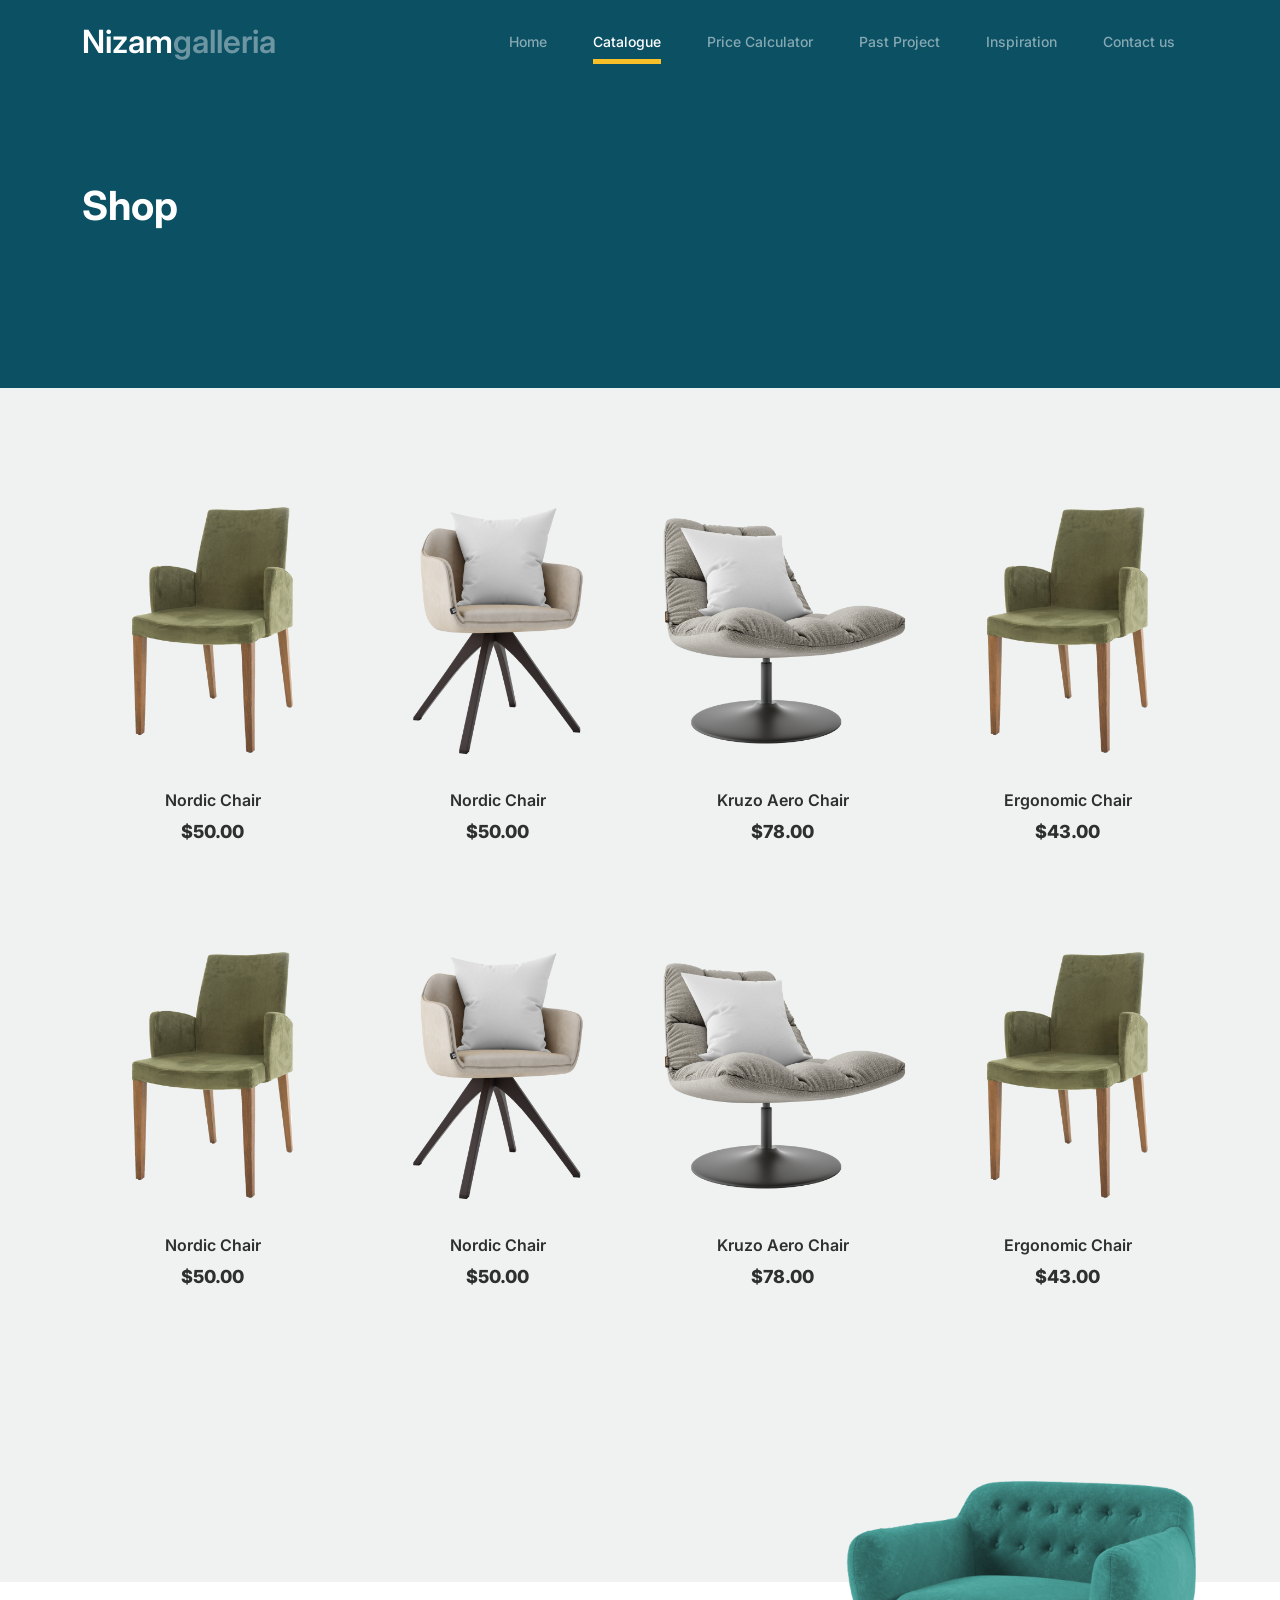
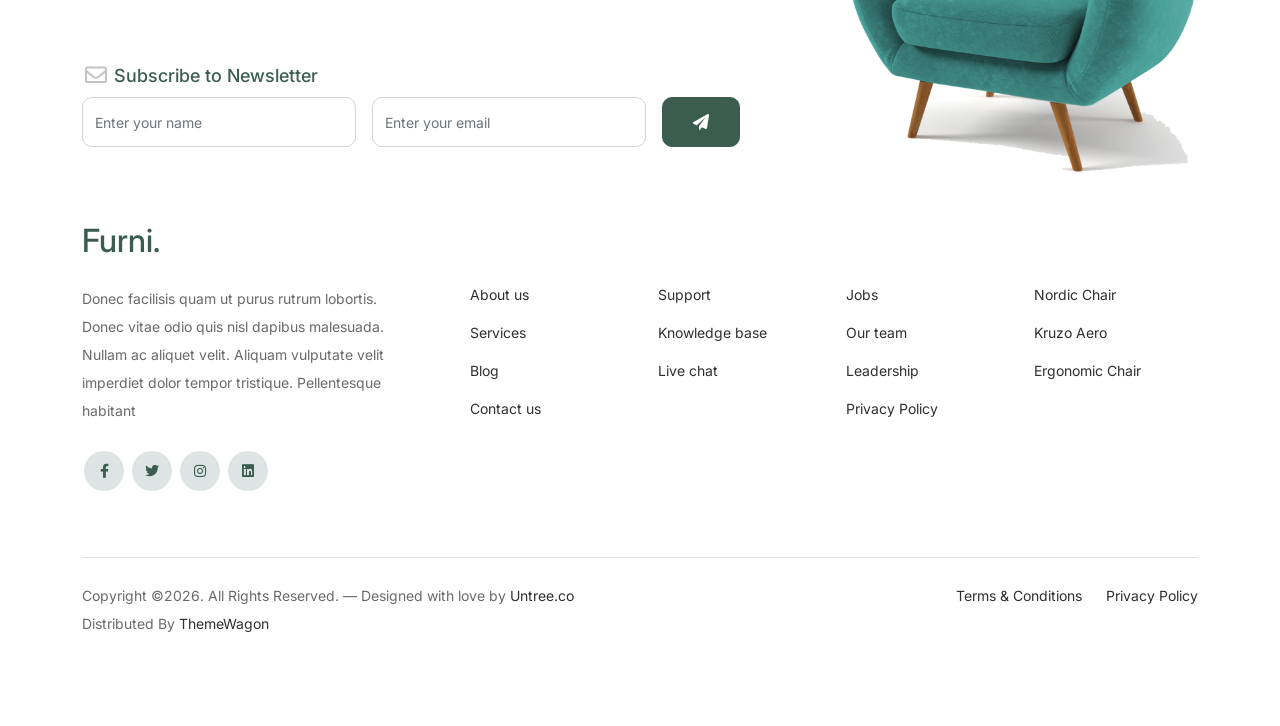
<file: catalogue.html>
<!-- /*
* Bootstrap 5
* Template Name: Furni
* Template Author: Untree.co
* Template URI: https://untree.co/
* License: https://creativecommons.org/licenses/by/3.0/
*/ -->
<!doctype html>
<html lang="en">
<head>
  <meta charset="utf-8">
  <meta name="viewport" content="width=device-width, initial-scale=1, shrink-to-fit=no">
  <meta name="author" content="Untree.co">
  <link rel="shortcut icon" href="favicon.png">

  <meta name="description" content="" />
  <meta name="keywords" content="bootstrap, bootstrap4" />

		<!-- Bootstrap CSS -->
		<link href="css/bootstrap.min.css" rel="stylesheet">
		<link href="https://cdnjs.cloudflare.com/ajax/libs/font-awesome/6.0.0-beta3/css/all.min.css" rel="stylesheet">
		<link href="css/tiny-slider.css" rel="stylesheet">
		<link href="css/style.css" rel="stylesheet">
		<title>Nizam Galleria</title>
	</head>

	<body>

		<!-- Start Header/Navigation -->
		<nav class="custom-navbar navbar navbar navbar-expand-md navbar-dark bg-dark" arial-label="Furni navigation bar">

			<div class="container">
				<a class="navbar-brand" href="index.html">Nizam<span>galleria</span></a>

				<button class="navbar-toggler" type="button" data-bs-toggle="collapse" data-bs-target="#navbarsFurni" aria-controls="navbarsFurni" aria-expanded="false" aria-label="Toggle navigation">
					<span class="navbar-toggler-icon"></span>
				</button>

				<div class="collapse navbar-collapse" id="navbarsFurni">
					<ul class="custom-navbar-nav navbar-nav ms-auto mb-2 mb-md-0">
						<li class="nav-item ">
							<a class="nav-link" href="index.html">Home</a>
						</li>
						<li class="active"><a class="nav-link" href="catalogue.html">Catalogue</a></li>
						<li><a class="nav-link" href="priceCalculator.html">Price Calculator</a></li>
						<li><a class="nav-link" href="pastProject.html">Past Project</a></li>
						<li><a class="nav-link" href="inspiration.html">Inspiration</a></li>
						<li><a class="nav-link" href="contact.html">Contact us</a></li>
					</ul>
				</div>
			</div>
				
		</nav>
		<!-- End Header/Navigation -->

		<!-- Start Hero Section -->
			<div class="hero">
				<div class="container">
					<div class="row justify-content-between">
						<div class="col-lg-5">
							<div class="intro-excerpt">
								<h1>Shop</h1>
							</div>
						</div>
						<div class="col-lg-7">
							
						</div>
					</div>
				</div>
			</div>
		<!-- End Hero Section -->

		

		<div class="untree_co-section product-section before-footer-section">
		    <div class="container">
		      	<div class="row">

		      		<!-- Start Column 1 -->
					<div class="col-12 col-md-4 col-lg-3 mb-5">
						<a class="product-item" href="#">
							<img src="images/product-3.png" class="img-fluid product-thumbnail">
							<h3 class="product-title">Nordic Chair</h3>
							<strong class="product-price">$50.00</strong>

							<span class="icon-cross">
								<img src="images/cross.svg" class="img-fluid">
							</span>
						</a>
					</div> 
					<!-- End Column 1 -->
						
					<!-- Start Column 2 -->
					<div class="col-12 col-md-4 col-lg-3 mb-5">
						<a class="product-item" href="#">
							<img src="images/product-1.png" class="img-fluid product-thumbnail">
							<h3 class="product-title">Nordic Chair</h3>
							<strong class="product-price">$50.00</strong>

							<span class="icon-cross">
								<img src="images/cross.svg" class="img-fluid">
							</span>
						</a>
					</div> 
					<!-- End Column 2 -->

					<!-- Start Column 3 -->
					<div class="col-12 col-md-4 col-lg-3 mb-5">
						<a class="product-item" href="#">
							<img src="images/product-2.png" class="img-fluid product-thumbnail">
							<h3 class="product-title">Kruzo Aero Chair</h3>
							<strong class="product-price">$78.00</strong>

							<span class="icon-cross">
								<img src="images/cross.svg" class="img-fluid">
							</span>
						</a>
					</div>
					<!-- End Column 3 -->

					<!-- Start Column 4 -->
					<div class="col-12 col-md-4 col-lg-3 mb-5">
						<a class="product-item" href="#">
							<img src="images/product-3.png" class="img-fluid product-thumbnail">
							<h3 class="product-title">Ergonomic Chair</h3>
							<strong class="product-price">$43.00</strong>

							<span class="icon-cross">
								<img src="images/cross.svg" class="img-fluid">
							</span>
						</a>
					</div>
					<!-- End Column 4 -->


					<!-- Start Column 1 -->
					<div class="col-12 col-md-4 col-lg-3 mb-5">
						<a class="product-item" href="#">
							<img src="images/product-3.png" class="img-fluid product-thumbnail">
							<h3 class="product-title">Nordic Chair</h3>
							<strong class="product-price">$50.00</strong>

							<span class="icon-cross">
								<img src="images/cross.svg" class="img-fluid">
							</span>
						</a>
					</div> 
					<!-- End Column 1 -->
						
					<!-- Start Column 2 -->
					<div class="col-12 col-md-4 col-lg-3 mb-5">
						<a class="product-item" href="#">
							<img src="images/product-1.png" class="img-fluid product-thumbnail">
							<h3 class="product-title">Nordic Chair</h3>
							<strong class="product-price">$50.00</strong>

							<span class="icon-cross">
								<img src="images/cross.svg" class="img-fluid">
							</span>
						</a>
					</div> 
					<!-- End Column 2 -->

					<!-- Start Column 3 -->
					<div class="col-12 col-md-4 col-lg-3 mb-5">
						<a class="product-item" href="#">
							<img src="images/product-2.png" class="img-fluid product-thumbnail">
							<h3 class="product-title">Kruzo Aero Chair</h3>
							<strong class="product-price">$78.00</strong>

							<span class="icon-cross">
								<img src="images/cross.svg" class="img-fluid">
							</span>
						</a>
					</div>
					<!-- End Column 3 -->

					<!-- Start Column 4 -->
					<div class="col-12 col-md-4 col-lg-3 mb-5">
						<a class="product-item" href="#">
							<img src="images/product-3.png" class="img-fluid product-thumbnail">
							<h3 class="product-title">Ergonomic Chair</h3>
							<strong class="product-price">$43.00</strong>

							<span class="icon-cross">
								<img src="images/cross.svg" class="img-fluid">
							</span>
						</a>
					</div>
					<!-- End Column 4 -->

		      	</div>
		    </div>
		</div>


		<!-- Start Footer Section -->
		<footer class="footer-section">
			<div class="container relative">

				<div class="sofa-img">
					<img src="images/sofa.png" alt="Image" class="img-fluid">
				</div>

				<div class="row">
					<div class="col-lg-8">
						<div class="subscription-form">
							<h3 class="d-flex align-items-center"><span class="me-1"><img src="images/envelope-outline.svg" alt="Image" class="img-fluid"></span><span>Subscribe to Newsletter</span></h3>

							<form action="#" class="row g-3">
								<div class="col-auto">
									<input type="text" class="form-control" placeholder="Enter your name">
								</div>
								<div class="col-auto">
									<input type="email" class="form-control" placeholder="Enter your email">
								</div>
								<div class="col-auto">
									<button class="btn btn-primary">
										<span class="fa fa-paper-plane"></span>
									</button>
								</div>
							</form>

						</div>
					</div>
				</div>

				<div class="row g-5 mb-5">
					<div class="col-lg-4">
						<div class="mb-4 footer-logo-wrap"><a href="#" class="footer-logo">Furni<span>.</span></a></div>
						<p class="mb-4">Donec facilisis quam ut purus rutrum lobortis. Donec vitae odio quis nisl dapibus malesuada. Nullam ac aliquet velit. Aliquam vulputate velit imperdiet dolor tempor tristique. Pellentesque habitant</p>

						<ul class="list-unstyled custom-social">
							<li><a href="#"><span class="fa fa-brands fa-facebook-f"></span></a></li>
							<li><a href="#"><span class="fa fa-brands fa-twitter"></span></a></li>
							<li><a href="#"><span class="fa fa-brands fa-instagram"></span></a></li>
							<li><a href="#"><span class="fa fa-brands fa-linkedin"></span></a></li>
						</ul>
					</div>

					<div class="col-lg-8">
						<div class="row links-wrap">
							<div class="col-6 col-sm-6 col-md-3">
								<ul class="list-unstyled">
									<li><a href="#">About us</a></li>
									<li><a href="#">Services</a></li>
									<li><a href="#">Blog</a></li>
									<li><a href="#">Contact us</a></li>
								</ul>
							</div>

							<div class="col-6 col-sm-6 col-md-3">
								<ul class="list-unstyled">
									<li><a href="#">Support</a></li>
									<li><a href="#">Knowledge base</a></li>
									<li><a href="#">Live chat</a></li>
								</ul>
							</div>

							<div class="col-6 col-sm-6 col-md-3">
								<ul class="list-unstyled">
									<li><a href="#">Jobs</a></li>
									<li><a href="#">Our team</a></li>
									<li><a href="#">Leadership</a></li>
									<li><a href="#">Privacy Policy</a></li>
								</ul>
							</div>

							<div class="col-6 col-sm-6 col-md-3">
								<ul class="list-unstyled">
									<li><a href="#">Nordic Chair</a></li>
									<li><a href="#">Kruzo Aero</a></li>
									<li><a href="#">Ergonomic Chair</a></li>
								</ul>
							</div>
						</div>
					</div>

				</div>

				<div class="border-top copyright">
					<div class="row pt-4">
						<div class="col-lg-6">
							<p class="mb-2 text-center text-lg-start">Copyright &copy;<script>document.write(new Date().getFullYear());</script>. All Rights Reserved. &mdash; Designed with love by <a href="https://untree.co">Untree.co</a>  Distributed By <a href="https://themewagon.com">ThemeWagon</a> <!-- License information: https://untree.co/license/ -->
            </p>
						</div>

						<div class="col-lg-6 text-center text-lg-end">
							<ul class="list-unstyled d-inline-flex ms-auto">
								<li class="me-4"><a href="#">Terms &amp; Conditions</a></li>
								<li><a href="#">Privacy Policy</a></li>
							</ul>
						</div>

					</div>
				</div>

			</div>
		</footer>
		<!-- End Footer Section -->	


		<script src="js/bootstrap.bundle.min.js"></script>
		<script src="js/tiny-slider.js"></script>
		<script src="js/custom.js"></script>
	</body>

</html>
</file>
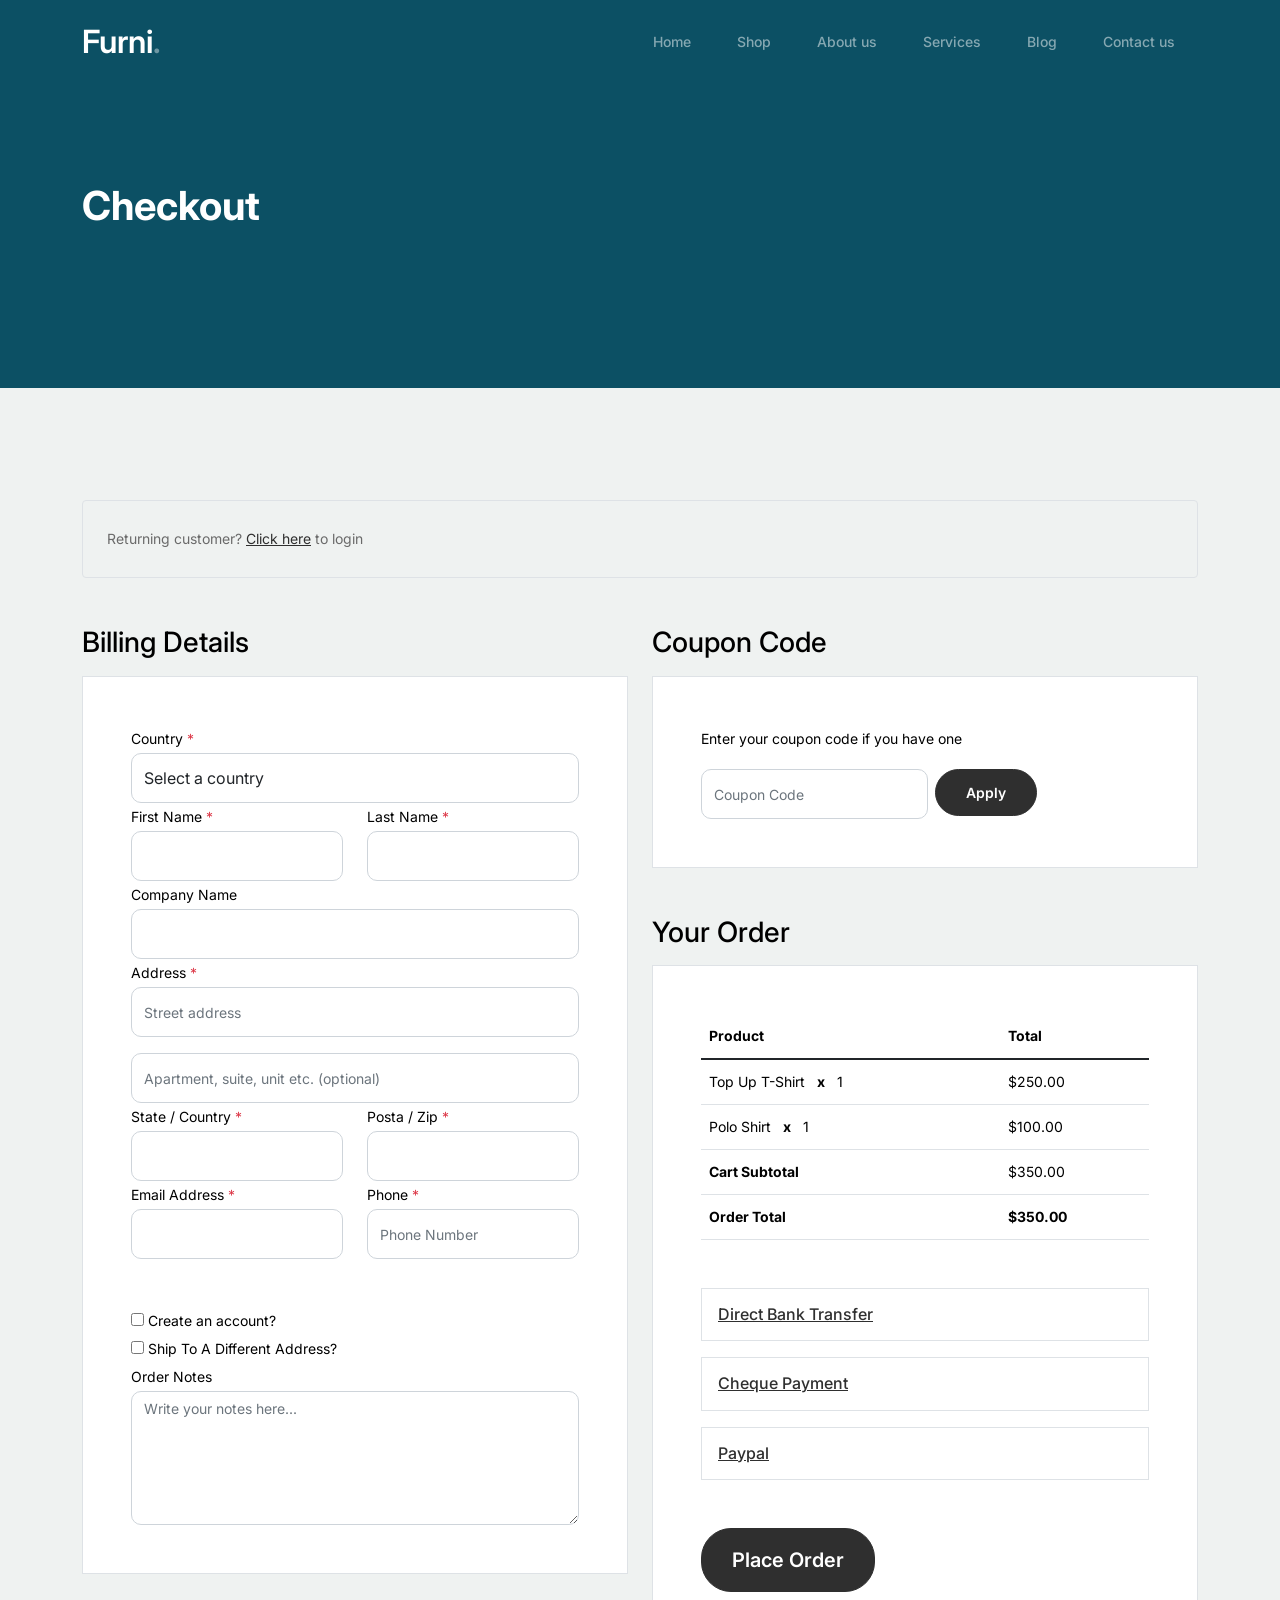
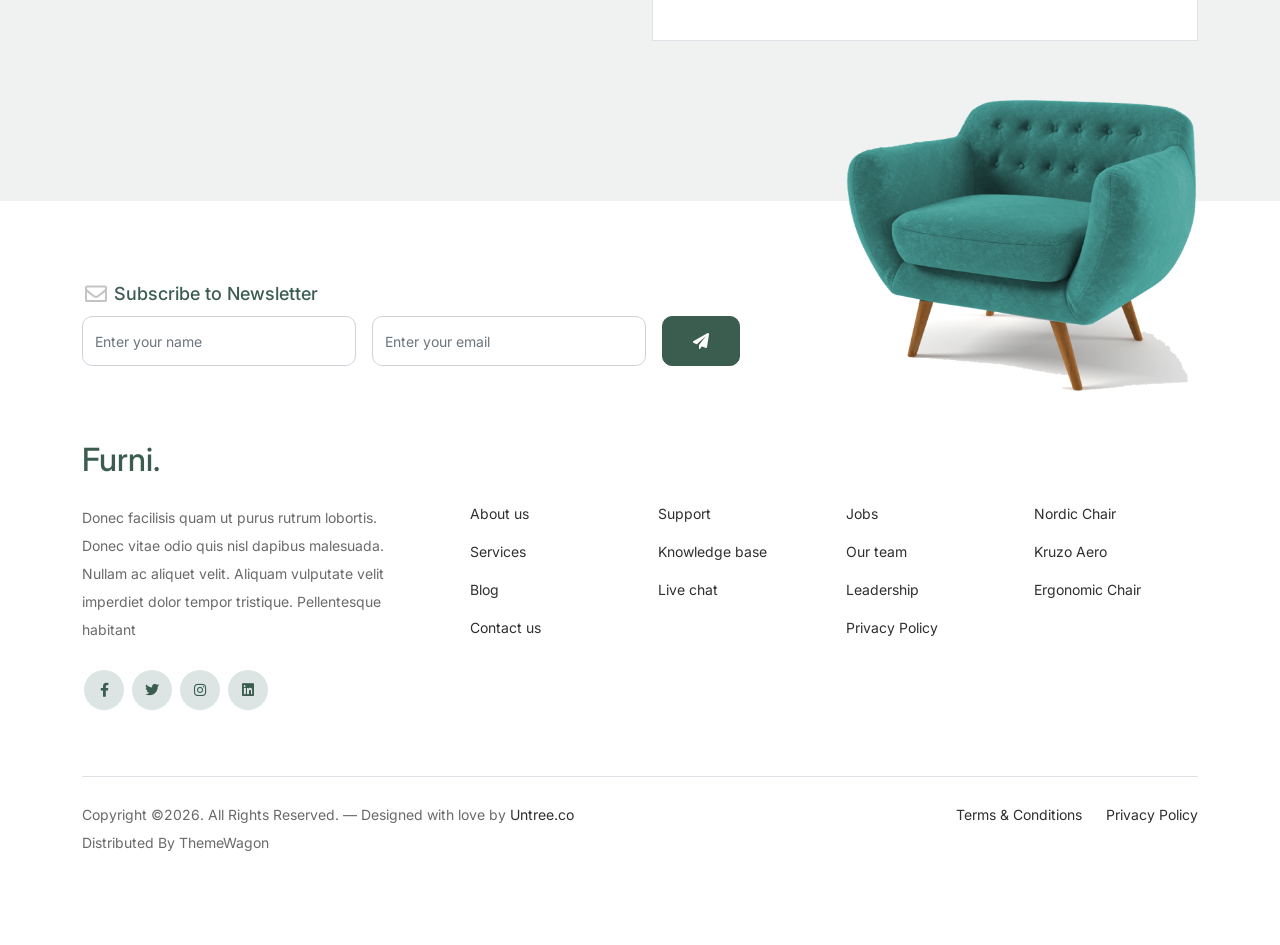
<file: checkout.html>
<!-- /*
* Bootstrap 5
* Template Name: Furni
* Template Author: Untree.co
* Template URI: https://untree.co/
* License: https://creativecommons.org/licenses/by/3.0/
*/ -->
<!doctype html>
<html lang="en">
<head>
  <meta charset="utf-8">
  <meta name="viewport" content="width=device-width, initial-scale=1, shrink-to-fit=no">
  <meta name="author" content="Untree.co">
  <link rel="shortcut icon" href="favicon.png">

  <meta name="description" content="" />
  <meta name="keywords" content="bootstrap, bootstrap4" />

		<!-- Bootstrap CSS -->
		<link href="css/bootstrap.min.css" rel="stylesheet">
		<link href="https://cdnjs.cloudflare.com/ajax/libs/font-awesome/6.0.0-beta3/css/all.min.css" rel="stylesheet">
		<link href="css/tiny-slider.css" rel="stylesheet">
		<link href="css/style.css" rel="stylesheet">
		<title>Furni Free Bootstrap 5 Template for Furniture and Interior Design Websites by Untree.co </title>
	</head>

	<body>

		<!-- Start Header/Navigation -->
		<nav class="custom-navbar navbar navbar navbar-expand-md navbar-dark bg-dark" arial-label="Furni navigation bar">

			<div class="container">
				<a class="navbar-brand" href="index.html">Furni<span>.</span></a>

				<button class="navbar-toggler" type="button" data-bs-toggle="collapse" data-bs-target="#navbarsFurni" aria-controls="navbarsFurni" aria-expanded="false" aria-label="Toggle navigation">
					<span class="navbar-toggler-icon"></span>
				</button>

				<div class="collapse navbar-collapse" id="navbarsFurni">
					<ul class="custom-navbar-nav navbar-nav ms-auto mb-2 mb-md-0">
						<li class="nav-item ">
							<a class="nav-link" href="index.html">Home</a>
						</li>
						<li><a class="nav-link" href="shop.html">Shop</a></li>
						<li><a class="nav-link" href="about.html">About us</a></li>
						<li><a class="nav-link" href="services.html">Services</a></li>
						<li><a class="nav-link" href="blog.html">Blog</a></li>
						<li><a class="nav-link" href="contact.html">Contact us</a></li>
					</ul>
				</div>
			</div>
				
		</nav>
		<!-- End Header/Navigation -->

		<!-- Start Hero Section -->
			<div class="hero">
				<div class="container">
					<div class="row justify-content-between">
						<div class="col-lg-5">
							<div class="intro-excerpt">
								<h1>Checkout</h1>
							</div>
						</div>
						<div class="col-lg-7">
							
						</div>
					</div>
				</div>
			</div>
		<!-- End Hero Section -->

		<div class="untree_co-section">
		    <div class="container">
		      <div class="row mb-5">
		        <div class="col-md-12">
		          <div class="border p-4 rounded" role="alert">
		            Returning customer? <a href="#">Click here</a> to login
		          </div>
		        </div>
		      </div>
		      <div class="row">
		        <div class="col-md-6 mb-5 mb-md-0">
		          <h2 class="h3 mb-3 text-black">Billing Details</h2>
		          <div class="p-3 p-lg-5 border bg-white">
		            <div class="form-group">
		              <label for="c_country" class="text-black">Country <span class="text-danger">*</span></label>
		              <select id="c_country" class="form-control">
		                <option value="1">Select a country</option>    
		                <option value="2">bangladesh</option>    
		                <option value="3">Algeria</option>    
		                <option value="4">Afghanistan</option>    
		                <option value="5">Ghana</option>    
		                <option value="6">Albania</option>    
		                <option value="7">Bahrain</option>    
		                <option value="8">Colombia</option>    
		                <option value="9">Dominican Republic</option>    
		              </select>
		            </div>
		            <div class="form-group row">
		              <div class="col-md-6">
		                <label for="c_fname" class="text-black">First Name <span class="text-danger">*</span></label>
		                <input type="text" class="form-control" id="c_fname" name="c_fname">
		              </div>
		              <div class="col-md-6">
		                <label for="c_lname" class="text-black">Last Name <span class="text-danger">*</span></label>
		                <input type="text" class="form-control" id="c_lname" name="c_lname">
		              </div>
		            </div>

		            <div class="form-group row">
		              <div class="col-md-12">
		                <label for="c_companyname" class="text-black">Company Name </label>
		                <input type="text" class="form-control" id="c_companyname" name="c_companyname">
		              </div>
		            </div>

		            <div class="form-group row">
		              <div class="col-md-12">
		                <label for="c_address" class="text-black">Address <span class="text-danger">*</span></label>
		                <input type="text" class="form-control" id="c_address" name="c_address" placeholder="Street address">
		              </div>
		            </div>

		            <div class="form-group mt-3">
		              <input type="text" class="form-control" placeholder="Apartment, suite, unit etc. (optional)">
		            </div>

		            <div class="form-group row">
		              <div class="col-md-6">
		                <label for="c_state_country" class="text-black">State / Country <span class="text-danger">*</span></label>
		                <input type="text" class="form-control" id="c_state_country" name="c_state_country">
		              </div>
		              <div class="col-md-6">
		                <label for="c_postal_zip" class="text-black">Posta / Zip <span class="text-danger">*</span></label>
		                <input type="text" class="form-control" id="c_postal_zip" name="c_postal_zip">
		              </div>
		            </div>

		            <div class="form-group row mb-5">
		              <div class="col-md-6">
		                <label for="c_email_address" class="text-black">Email Address <span class="text-danger">*</span></label>
		                <input type="text" class="form-control" id="c_email_address" name="c_email_address">
		              </div>
		              <div class="col-md-6">
		                <label for="c_phone" class="text-black">Phone <span class="text-danger">*</span></label>
		                <input type="text" class="form-control" id="c_phone" name="c_phone" placeholder="Phone Number">
		              </div>
		            </div>

		            <div class="form-group">
		              <label for="c_create_account" class="text-black" data-bs-toggle="collapse" href="#create_an_account" role="button" aria-expanded="false" aria-controls="create_an_account"><input type="checkbox" value="1" id="c_create_account"> Create an account?</label>
		              <div class="collapse" id="create_an_account">
		                <div class="py-2 mb-4">
		                  <p class="mb-3">Create an account by entering the information below. If you are a returning customer please login at the top of the page.</p>
		                  <div class="form-group">
		                    <label for="c_account_password" class="text-black">Account Password</label>
		                    <input type="email" class="form-control" id="c_account_password" name="c_account_password" placeholder="">
		                  </div>
		                </div>
		              </div>
		            </div>


		            <div class="form-group">
		              <label for="c_ship_different_address" class="text-black" data-bs-toggle="collapse" href="#ship_different_address" role="button" aria-expanded="false" aria-controls="ship_different_address"><input type="checkbox" value="1" id="c_ship_different_address"> Ship To A Different Address?</label>
		              <div class="collapse" id="ship_different_address">
		                <div class="py-2">

		                  <div class="form-group">
		                    <label for="c_diff_country" class="text-black">Country <span class="text-danger">*</span></label>
		                    <select id="c_diff_country" class="form-control">
		                      <option value="1">Select a country</option>    
		                      <option value="2">bangladesh</option>    
		                      <option value="3">Algeria</option>    
		                      <option value="4">Afghanistan</option>    
		                      <option value="5">Ghana</option>    
		                      <option value="6">Albania</option>    
		                      <option value="7">Bahrain</option>    
		                      <option value="8">Colombia</option>    
		                      <option value="9">Dominican Republic</option>    
		                    </select>
		                  </div>


		                  <div class="form-group row">
		                    <div class="col-md-6">
		                      <label for="c_diff_fname" class="text-black">First Name <span class="text-danger">*</span></label>
		                      <input type="text" class="form-control" id="c_diff_fname" name="c_diff_fname">
		                    </div>
		                    <div class="col-md-6">
		                      <label for="c_diff_lname" class="text-black">Last Name <span class="text-danger">*</span></label>
		                      <input type="text" class="form-control" id="c_diff_lname" name="c_diff_lname">
		                    </div>
		                  </div>

		                  <div class="form-group row">
		                    <div class="col-md-12">
		                      <label for="c_diff_companyname" class="text-black">Company Name </label>
		                      <input type="text" class="form-control" id="c_diff_companyname" name="c_diff_companyname">
		                    </div>
		                  </div>

		                  <div class="form-group row  mb-3">
		                    <div class="col-md-12">
		                      <label for="c_diff_address" class="text-black">Address <span class="text-danger">*</span></label>
		                      <input type="text" class="form-control" id="c_diff_address" name="c_diff_address" placeholder="Street address">
		                    </div>
		                  </div>

		                  <div class="form-group">
		                    <input type="text" class="form-control" placeholder="Apartment, suite, unit etc. (optional)">
		                  </div>

		                  <div class="form-group row">
		                    <div class="col-md-6">
		                      <label for="c_diff_state_country" class="text-black">State / Country <span class="text-danger">*</span></label>
		                      <input type="text" class="form-control" id="c_diff_state_country" name="c_diff_state_country">
		                    </div>
		                    <div class="col-md-6">
		                      <label for="c_diff_postal_zip" class="text-black">Posta / Zip <span class="text-danger">*</span></label>
		                      <input type="text" class="form-control" id="c_diff_postal_zip" name="c_diff_postal_zip">
		                    </div>
		                  </div>

		                  <div class="form-group row mb-5">
		                    <div class="col-md-6">
		                      <label for="c_diff_email_address" class="text-black">Email Address <span class="text-danger">*</span></label>
		                      <input type="text" class="form-control" id="c_diff_email_address" name="c_diff_email_address">
		                    </div>
		                    <div class="col-md-6">
		                      <label for="c_diff_phone" class="text-black">Phone <span class="text-danger">*</span></label>
		                      <input type="text" class="form-control" id="c_diff_phone" name="c_diff_phone" placeholder="Phone Number">
		                    </div>
		                  </div>

		                </div>

		              </div>
		            </div>

		            <div class="form-group">
		              <label for="c_order_notes" class="text-black">Order Notes</label>
		              <textarea name="c_order_notes" id="c_order_notes" cols="30" rows="5" class="form-control" placeholder="Write your notes here..."></textarea>
		            </div>

		          </div>
		        </div>
		        <div class="col-md-6">

		          <div class="row mb-5">
		            <div class="col-md-12">
		              <h2 class="h3 mb-3 text-black">Coupon Code</h2>
		              <div class="p-3 p-lg-5 border bg-white">

		                <label for="c_code" class="text-black mb-3">Enter your coupon code if you have one</label>
		                <div class="input-group w-75 couponcode-wrap">
		                  <input type="text" class="form-control me-2" id="c_code" placeholder="Coupon Code" aria-label="Coupon Code" aria-describedby="button-addon2">
		                  <div class="input-group-append">
		                    <button class="btn btn-black btn-sm" type="button" id="button-addon2">Apply</button>
		                  </div>
		                </div>

		              </div>
		            </div>
		          </div>

		          <div class="row mb-5">
		            <div class="col-md-12">
		              <h2 class="h3 mb-3 text-black">Your Order</h2>
		              <div class="p-3 p-lg-5 border bg-white">
		                <table class="table site-block-order-table mb-5">
		                  <thead>
		                    <th>Product</th>
		                    <th>Total</th>
		                  </thead>
		                  <tbody>
		                    <tr>
		                      <td>Top Up T-Shirt <strong class="mx-2">x</strong> 1</td>
		                      <td>$250.00</td>
		                    </tr>
		                    <tr>
		                      <td>Polo Shirt <strong class="mx-2">x</strong>   1</td>
		                      <td>$100.00</td>
		                    </tr>
		                    <tr>
		                      <td class="text-black font-weight-bold"><strong>Cart Subtotal</strong></td>
		                      <td class="text-black">$350.00</td>
		                    </tr>
		                    <tr>
		                      <td class="text-black font-weight-bold"><strong>Order Total</strong></td>
		                      <td class="text-black font-weight-bold"><strong>$350.00</strong></td>
		                    </tr>
		                  </tbody>
		                </table>

		                <div class="border p-3 mb-3">
		                  <h3 class="h6 mb-0"><a class="d-block" data-bs-toggle="collapse" href="#collapsebank" role="button" aria-expanded="false" aria-controls="collapsebank">Direct Bank Transfer</a></h3>

		                  <div class="collapse" id="collapsebank">
		                    <div class="py-2">
		                      <p class="mb-0">Make your payment directly into our bank account. Please use your Order ID as the payment reference. Your order won’t be shipped until the funds have cleared in our account.</p>
		                    </div>
		                  </div>
		                </div>

		                <div class="border p-3 mb-3">
		                  <h3 class="h6 mb-0"><a class="d-block" data-bs-toggle="collapse" href="#collapsecheque" role="button" aria-expanded="false" aria-controls="collapsecheque">Cheque Payment</a></h3>

		                  <div class="collapse" id="collapsecheque">
		                    <div class="py-2">
		                      <p class="mb-0">Make your payment directly into our bank account. Please use your Order ID as the payment reference. Your order won’t be shipped until the funds have cleared in our account.</p>
		                    </div>
		                  </div>
		                </div>

		                <div class="border p-3 mb-5">
		                  <h3 class="h6 mb-0"><a class="d-block" data-bs-toggle="collapse" href="#collapsepaypal" role="button" aria-expanded="false" aria-controls="collapsepaypal">Paypal</a></h3>

		                  <div class="collapse" id="collapsepaypal">
		                    <div class="py-2">
		                      <p class="mb-0">Make your payment directly into our bank account. Please use your Order ID as the payment reference. Your order won’t be shipped until the funds have cleared in our account.</p>
		                    </div>
		                  </div>
		                </div>

		                <div class="form-group">
		                  <button class="btn btn-black btn-lg py-3 btn-block" onclick="window.location='thankyou.html'">Place Order</button>
		                </div>

		              </div>
		            </div>
		          </div>

		        </div>
		      </div>
		      <!-- </form> -->
		    </div>
		  </div>

		<!-- Start Footer Section -->
		<footer class="footer-section">
			<div class="container relative">

				<div class="sofa-img">
					<img src="images/sofa.png" alt="Image" class="img-fluid">
				</div>

				<div class="row">
					<div class="col-lg-8">
						<div class="subscription-form">
							<h3 class="d-flex align-items-center"><span class="me-1"><img src="images/envelope-outline.svg" alt="Image" class="img-fluid"></span><span>Subscribe to Newsletter</span></h3>

							<form action="#" class="row g-3">
								<div class="col-auto">
									<input type="text" class="form-control" placeholder="Enter your name">
								</div>
								<div class="col-auto">
									<input type="email" class="form-control" placeholder="Enter your email">
								</div>
								<div class="col-auto">
									<button class="btn btn-primary">
										<span class="fa fa-paper-plane"></span>
									</button>
								</div>
							</form>

						</div>
					</div>
				</div>

				<div class="row g-5 mb-5">
					<div class="col-lg-4">
						<div class="mb-4 footer-logo-wrap"><a href="#" class="footer-logo">Furni<span>.</span></a></div>
						<p class="mb-4">Donec facilisis quam ut purus rutrum lobortis. Donec vitae odio quis nisl dapibus malesuada. Nullam ac aliquet velit. Aliquam vulputate velit imperdiet dolor tempor tristique. Pellentesque habitant</p>

						<ul class="list-unstyled custom-social">
							<li><a href="#"><span class="fa fa-brands fa-facebook-f"></span></a></li>
							<li><a href="#"><span class="fa fa-brands fa-twitter"></span></a></li>
							<li><a href="#"><span class="fa fa-brands fa-instagram"></span></a></li>
							<li><a href="#"><span class="fa fa-brands fa-linkedin"></span></a></li>
						</ul>
					</div>

					<div class="col-lg-8">
						<div class="row links-wrap">
							<div class="col-6 col-sm-6 col-md-3">
								<ul class="list-unstyled">
									<li><a href="#">About us</a></li>
									<li><a href="#">Services</a></li>
									<li><a href="#">Blog</a></li>
									<li><a href="#">Contact us</a></li>
								</ul>
							</div>

							<div class="col-6 col-sm-6 col-md-3">
								<ul class="list-unstyled">
									<li><a href="#">Support</a></li>
									<li><a href="#">Knowledge base</a></li>
									<li><a href="#">Live chat</a></li>
								</ul>
							</div>

							<div class="col-6 col-sm-6 col-md-3">
								<ul class="list-unstyled">
									<li><a href="#">Jobs</a></li>
									<li><a href="#">Our team</a></li>
									<li><a href="#">Leadership</a></li>
									<li><a href="#">Privacy Policy</a></li>
								</ul>
							</div>

							<div class="col-6 col-sm-6 col-md-3">
								<ul class="list-unstyled">
									<li><a href="#">Nordic Chair</a></li>
									<li><a href="#">Kruzo Aero</a></li>
									<li><a href="#">Ergonomic Chair</a></li>
								</ul>
							</div>
						</div>
					</div>

				</div>

				<div class="border-top copyright">
					<div class="row pt-4">
						<div class="col-lg-6">
							<p class="mb-2 text-center text-lg-start">Copyright &copy;<script>document.write(new Date().getFullYear());</script>. All Rights Reserved. &mdash; Designed with love by <a href="https://untree.co">Untree.co</a> Distributed By <a hreff="https://themewagon.com">ThemeWagon</a>  <!-- License information: https://untree.co/license/ -->
            </p>
						</div>

						<div class="col-lg-6 text-center text-lg-end">
							<ul class="list-unstyled d-inline-flex ms-auto">
								<li class="me-4"><a href="#">Terms &amp; Conditions</a></li>
								<li><a href="#">Privacy Policy</a></li>
							</ul>
						</div>

					</div>
				</div>

			</div>
		</footer>
		<!-- End Footer Section -->	


		<script src="js/bootstrap.bundle.min.js"></script>
		<script src="js/tiny-slider.js"></script>
		<script src="js/custom.js"></script>
	</body>

</html>
</file>
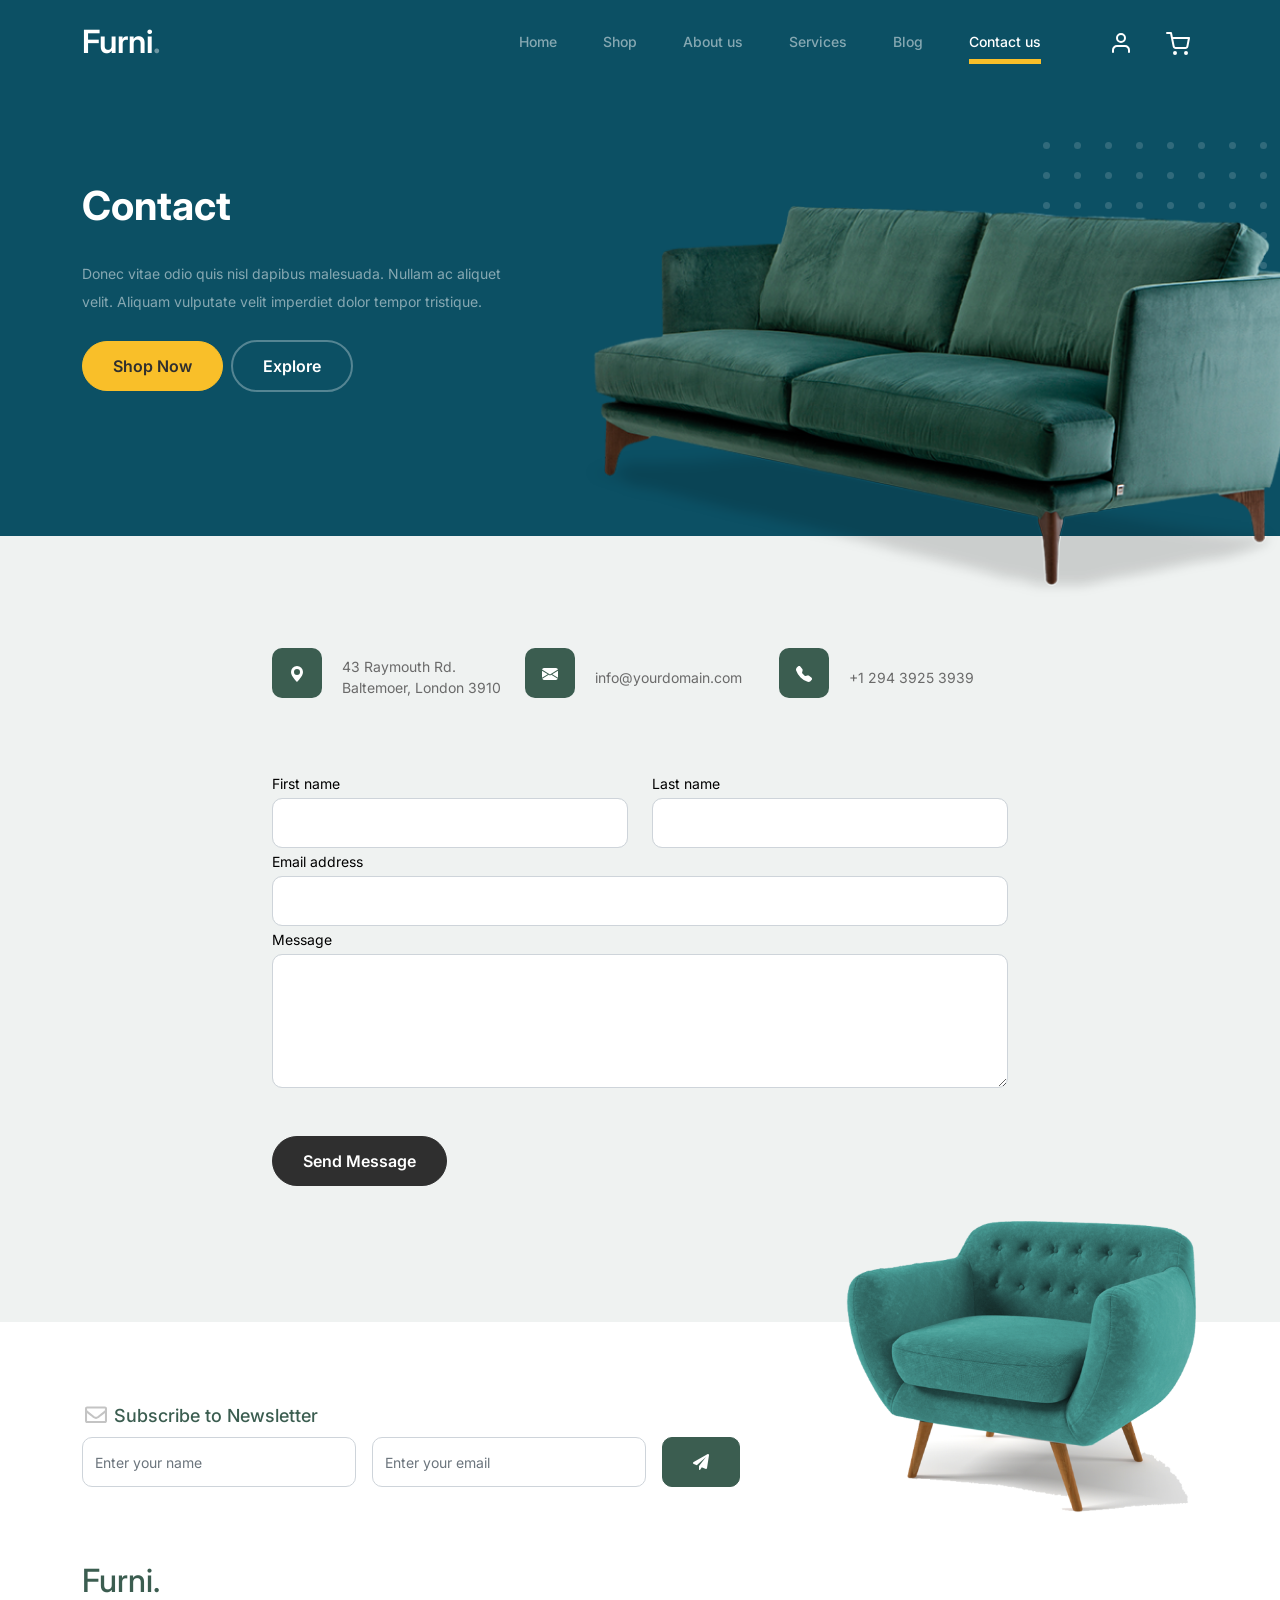
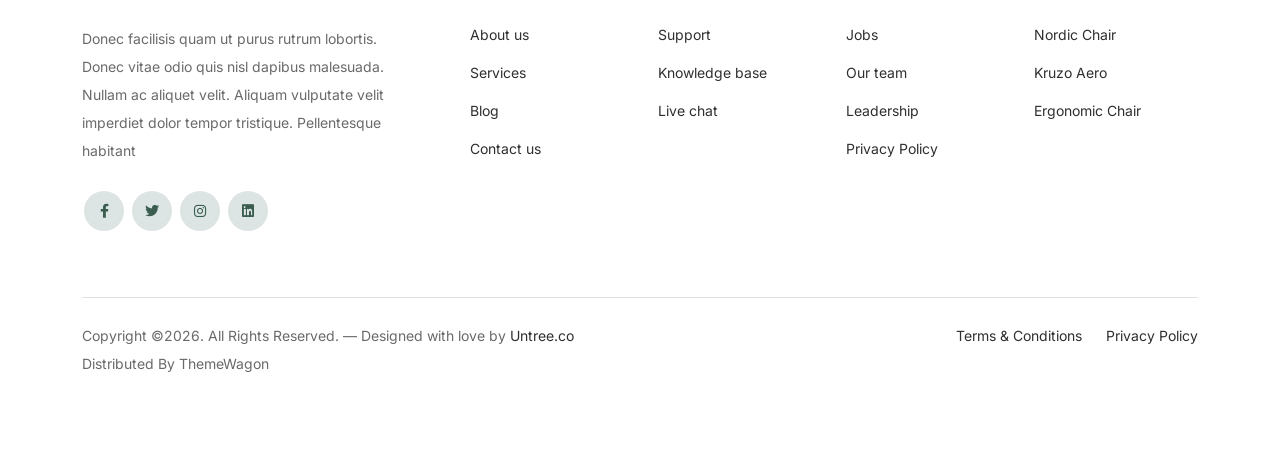
<file: contact.html>
<!-- /*
* Bootstrap 5
* Template Name: Furni
* Template Author: Untree.co
* Template URI: https://untree.co/
* License: https://creativecommons.org/licenses/by/3.0/
*/ -->
<!doctype html>
<html lang="en">
<head>
  <meta charset="utf-8">
  <meta name="viewport" content="width=device-width, initial-scale=1, shrink-to-fit=no">
  <meta name="author" content="Untree.co">
  <link rel="shortcut icon" href="favicon.png">

  <meta name="description" content="" />
  <meta name="keywords" content="bootstrap, bootstrap4" />

		<!-- Bootstrap CSS -->
		<link href="css/bootstrap.min.css" rel="stylesheet">
		<link href="https://cdnjs.cloudflare.com/ajax/libs/font-awesome/6.0.0-beta3/css/all.min.css" rel="stylesheet">
		<link href="css/tiny-slider.css" rel="stylesheet">
		<link href="css/style.css" rel="stylesheet">
		<title>Furni Free Bootstrap 5 Template for Furniture and Interior Design Websites by Untree.co </title>
	</head>

	<body>

		<!-- Start Header/Navigation -->
		<nav class="custom-navbar navbar navbar navbar-expand-md navbar-dark bg-dark" arial-label="Furni navigation bar">

			<div class="container">
				<a class="navbar-brand" href="index.html">Furni<span>.</span></a>

				<button class="navbar-toggler" type="button" data-bs-toggle="collapse" data-bs-target="#navbarsFurni" aria-controls="navbarsFurni" aria-expanded="false" aria-label="Toggle navigation">
					<span class="navbar-toggler-icon"></span>
				</button>

				<div class="collapse navbar-collapse" id="navbarsFurni">
					<ul class="custom-navbar-nav navbar-nav ms-auto mb-2 mb-md-0">
						<li class="nav-item">
							<a class="nav-link" href="index.html">Home</a>
						</li>
						<li><a class="nav-link" href="shop.html">Shop</a></li>
						<li><a class="nav-link" href="about.html">About us</a></li>
						<li><a class="nav-link" href="services.html">Services</a></li>
						<li><a class="nav-link" href="blog.html">Blog</a></li>
						<li class="active"><a class="nav-link" href="contact.html">Contact us</a></li>
					</ul>

					<ul class="custom-navbar-cta navbar-nav mb-2 mb-md-0 ms-5">
						<li><a class="nav-link" href="#"><img src="images/user.svg"></a></li>
						<li><a class="nav-link" href="cart.html"><img src="images/cart.svg"></a></li>
					</ul>
				</div>
			</div>
				
		</nav>
		<!-- End Header/Navigation -->

		<!-- Start Hero Section -->
			<div class="hero">
				<div class="container">
					<div class="row justify-content-between">
						<div class="col-lg-5">
							<div class="intro-excerpt">
								<h1>Contact</h1>
								<p class="mb-4">Donec vitae odio quis nisl dapibus malesuada. Nullam ac aliquet velit. Aliquam vulputate velit imperdiet dolor tempor tristique.</p>
								<p><a href="" class="btn btn-secondary me-2">Shop Now</a><a href="#" class="btn btn-white-outline">Explore</a></p>
							</div>
						</div>
						<div class="col-lg-7">
							<div class="hero-img-wrap">
								<img src="images/couch.png" class="img-fluid">
							</div>
						</div>
					</div>
				</div>
			</div>
		<!-- End Hero Section -->

		
		<!-- Start Contact Form -->
		<div class="untree_co-section">
      <div class="container">

        <div class="block">
          <div class="row justify-content-center">


            <div class="col-md-8 col-lg-8 pb-4">


              <div class="row mb-5">
                <div class="col-lg-4">
                  <div  class="service no-shadow align-items-center link horizontal d-flex active" data-aos="fade-left" data-aos-delay="0">
                    <div class="service-icon color-1 mb-4">
                      <svg xmlns="http://www.w3.org/2000/svg" width="16" height="16" fill="currentColor" class="bi bi-geo-alt-fill" viewBox="0 0 16 16">
                        <path d="M8 16s6-5.686 6-10A6 6 0 0 0 2 6c0 4.314 6 10 6 10zm0-7a3 3 0 1 1 0-6 3 3 0 0 1 0 6z"/>
                      </svg>
                    </div> <!-- /.icon -->
                    <div class="service-contents">
                      <p>43 Raymouth Rd. Baltemoer, London 3910</p>
                    </div> <!-- /.service-contents-->
                  </div> <!-- /.service -->
                </div>

                <div class="col-lg-4">
                  <div  class="service no-shadow align-items-center link horizontal d-flex active" data-aos="fade-left" data-aos-delay="0">
                    <div class="service-icon color-1 mb-4">
                      <svg xmlns="http://www.w3.org/2000/svg" width="16" height="16" fill="currentColor" class="bi bi-envelope-fill" viewBox="0 0 16 16">
                        <path d="M.05 3.555A2 2 0 0 1 2 2h12a2 2 0 0 1 1.95 1.555L8 8.414.05 3.555zM0 4.697v7.104l5.803-3.558L0 4.697zM6.761 8.83l-6.57 4.027A2 2 0 0 0 2 14h12a2 2 0 0 0 1.808-1.144l-6.57-4.027L8 9.586l-1.239-.757zm3.436-.586L16 11.801V4.697l-5.803 3.546z"/>
                      </svg>
                    </div> <!-- /.icon -->
                    <div class="service-contents">
                      <p>info@yourdomain.com</p>
                    </div> <!-- /.service-contents-->
                  </div> <!-- /.service -->
                </div>

                <div class="col-lg-4">
                  <div  class="service no-shadow align-items-center link horizontal d-flex active" data-aos="fade-left" data-aos-delay="0">
                    <div class="service-icon color-1 mb-4">
                      <svg xmlns="http://www.w3.org/2000/svg" width="16" height="16" fill="currentColor" class="bi bi-telephone-fill" viewBox="0 0 16 16">
                        <path fill-rule="evenodd" d="M1.885.511a1.745 1.745 0 0 1 2.61.163L6.29 2.98c.329.423.445.974.315 1.494l-.547 2.19a.678.678 0 0 0 .178.643l2.457 2.457a.678.678 0 0 0 .644.178l2.189-.547a1.745 1.745 0 0 1 1.494.315l2.306 1.794c.829.645.905 1.87.163 2.611l-1.034 1.034c-.74.74-1.846 1.065-2.877.702a18.634 18.634 0 0 1-7.01-4.42 18.634 18.634 0 0 1-4.42-7.009c-.362-1.03-.037-2.137.703-2.877L1.885.511z"/>
                      </svg>
                    </div> <!-- /.icon -->
                    <div class="service-contents">
                      <p>+1 294 3925 3939</p>
                    </div> <!-- /.service-contents-->
                  </div> <!-- /.service -->
                </div>
              </div>

              <form>
                <div class="row">
                  <div class="col-6">
                    <div class="form-group">
                      <label class="text-black" for="fname">First name</label>
                      <input type="text" class="form-control" id="fname">
                    </div>
                  </div>
                  <div class="col-6">
                    <div class="form-group">
                      <label class="text-black" for="lname">Last name</label>
                      <input type="text" class="form-control" id="lname">
                    </div>
                  </div>
                </div>
                <div class="form-group">
                  <label class="text-black" for="email">Email address</label>
                  <input type="email" class="form-control" id="email">
                </div>

                <div class="form-group mb-5">
                  <label class="text-black" for="message">Message</label>
                  <textarea name="" class="form-control" id="message" cols="30" rows="5"></textarea>
                </div>

                <button type="submit" class="btn btn-primary-hover-outline">Send Message</button>
              </form>

            </div>

          </div>

        </div>

      </div>


    </div>
  </div>

  <!-- End Contact Form -->

		

		<!-- Start Footer Section -->
		<footer class="footer-section">
			<div class="container relative">

				<div class="sofa-img">
					<img src="images/sofa.png" alt="Image" class="img-fluid">
				</div>

				<div class="row">
					<div class="col-lg-8">
						<div class="subscription-form">
							<h3 class="d-flex align-items-center"><span class="me-1"><img src="images/envelope-outline.svg" alt="Image" class="img-fluid"></span><span>Subscribe to Newsletter</span></h3>

							<form action="#" class="row g-3">
								<div class="col-auto">
									<input type="text" class="form-control" placeholder="Enter your name">
								</div>
								<div class="col-auto">
									<input type="email" class="form-control" placeholder="Enter your email">
								</div>
								<div class="col-auto">
									<button class="btn btn-primary">
										<span class="fa fa-paper-plane"></span>
									</button>
								</div>
							</form>

						</div>
					</div>
				</div>

				<div class="row g-5 mb-5">
					<div class="col-lg-4">
						<div class="mb-4 footer-logo-wrap"><a href="#" class="footer-logo">Furni<span>.</span></a></div>
						<p class="mb-4">Donec facilisis quam ut purus rutrum lobortis. Donec vitae odio quis nisl dapibus malesuada. Nullam ac aliquet velit. Aliquam vulputate velit imperdiet dolor tempor tristique. Pellentesque habitant</p>

						<ul class="list-unstyled custom-social">
							<li><a href="#"><span class="fa fa-brands fa-facebook-f"></span></a></li>
							<li><a href="#"><span class="fa fa-brands fa-twitter"></span></a></li>
							<li><a href="#"><span class="fa fa-brands fa-instagram"></span></a></li>
							<li><a href="#"><span class="fa fa-brands fa-linkedin"></span></a></li>
						</ul>
					</div>

					<div class="col-lg-8">
						<div class="row links-wrap">
							<div class="col-6 col-sm-6 col-md-3">
								<ul class="list-unstyled">
									<li><a href="#">About us</a></li>
									<li><a href="#">Services</a></li>
									<li><a href="#">Blog</a></li>
									<li><a href="#">Contact us</a></li>
								</ul>
							</div>

							<div class="col-6 col-sm-6 col-md-3">
								<ul class="list-unstyled">
									<li><a href="#">Support</a></li>
									<li><a href="#">Knowledge base</a></li>
									<li><a href="#">Live chat</a></li>
								</ul>
							</div>

							<div class="col-6 col-sm-6 col-md-3">
								<ul class="list-unstyled">
									<li><a href="#">Jobs</a></li>
									<li><a href="#">Our team</a></li>
									<li><a href="#">Leadership</a></li>
									<li><a href="#">Privacy Policy</a></li>
								</ul>
							</div>

							<div class="col-6 col-sm-6 col-md-3">
								<ul class="list-unstyled">
									<li><a href="#">Nordic Chair</a></li>
									<li><a href="#">Kruzo Aero</a></li>
									<li><a href="#">Ergonomic Chair</a></li>
								</ul>
							</div>
						</div>
					</div>

				</div>

				<div class="border-top copyright">
					<div class="row pt-4">
						<div class="col-lg-6">
							<p class="mb-2 text-center text-lg-start">Copyright &copy;<script>document.write(new Date().getFullYear());</script>. All Rights Reserved. &mdash; Designed with love by <a href="https://untree.co">Untree.co</a> Distributed By <a hreff="https://themewagon.com">ThemeWagon</a>  <!-- License information: https://untree.co/license/ -->
            </p>
						</div>

						<div class="col-lg-6 text-center text-lg-end">
							<ul class="list-unstyled d-inline-flex ms-auto">
								<li class="me-4"><a href="#">Terms &amp; Conditions</a></li>
								<li><a href="#">Privacy Policy</a></li>
							</ul>
						</div>

					</div>
				</div>

			</div>
		</footer>
		<!-- End Footer Section -->	


		<script src="js/bootstrap.bundle.min.js"></script>
		<script src="js/tiny-slider.js"></script>
		<script src="js/custom.js"></script>
	</body>

</html>
</file>
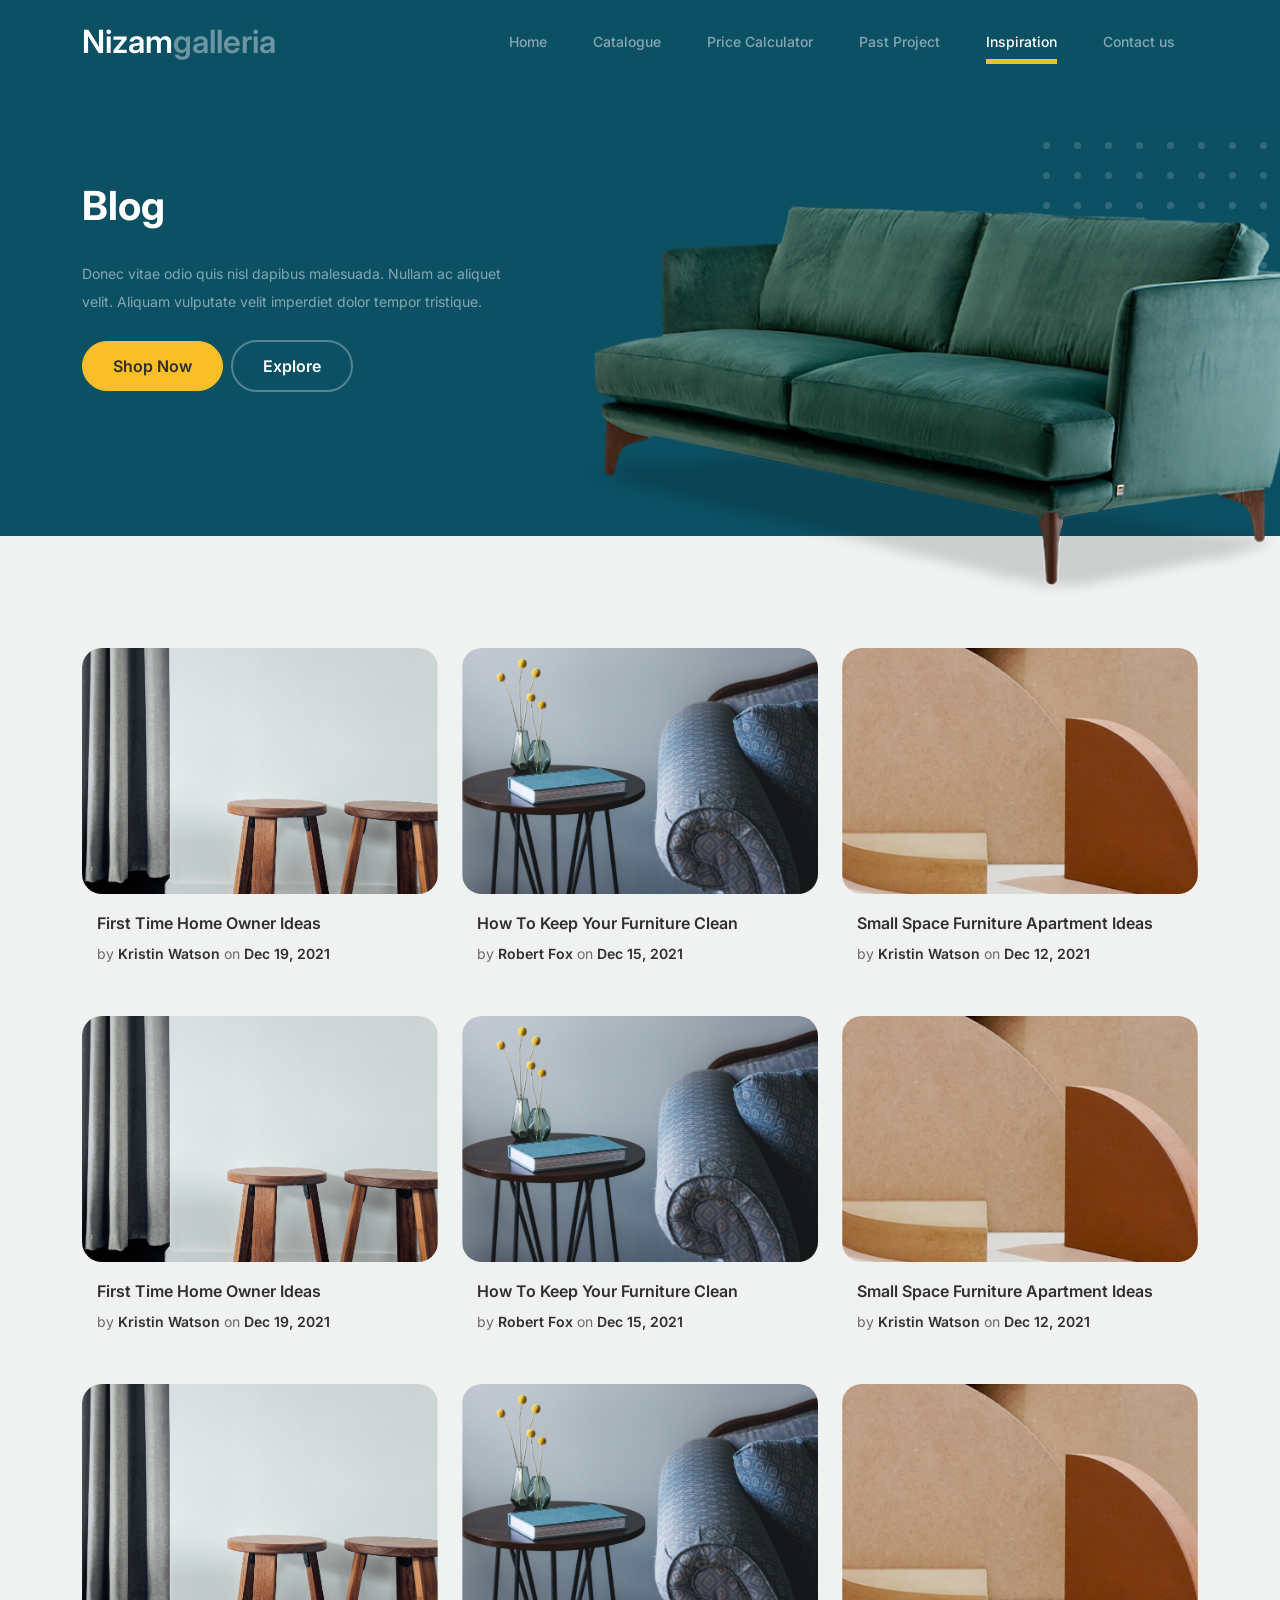
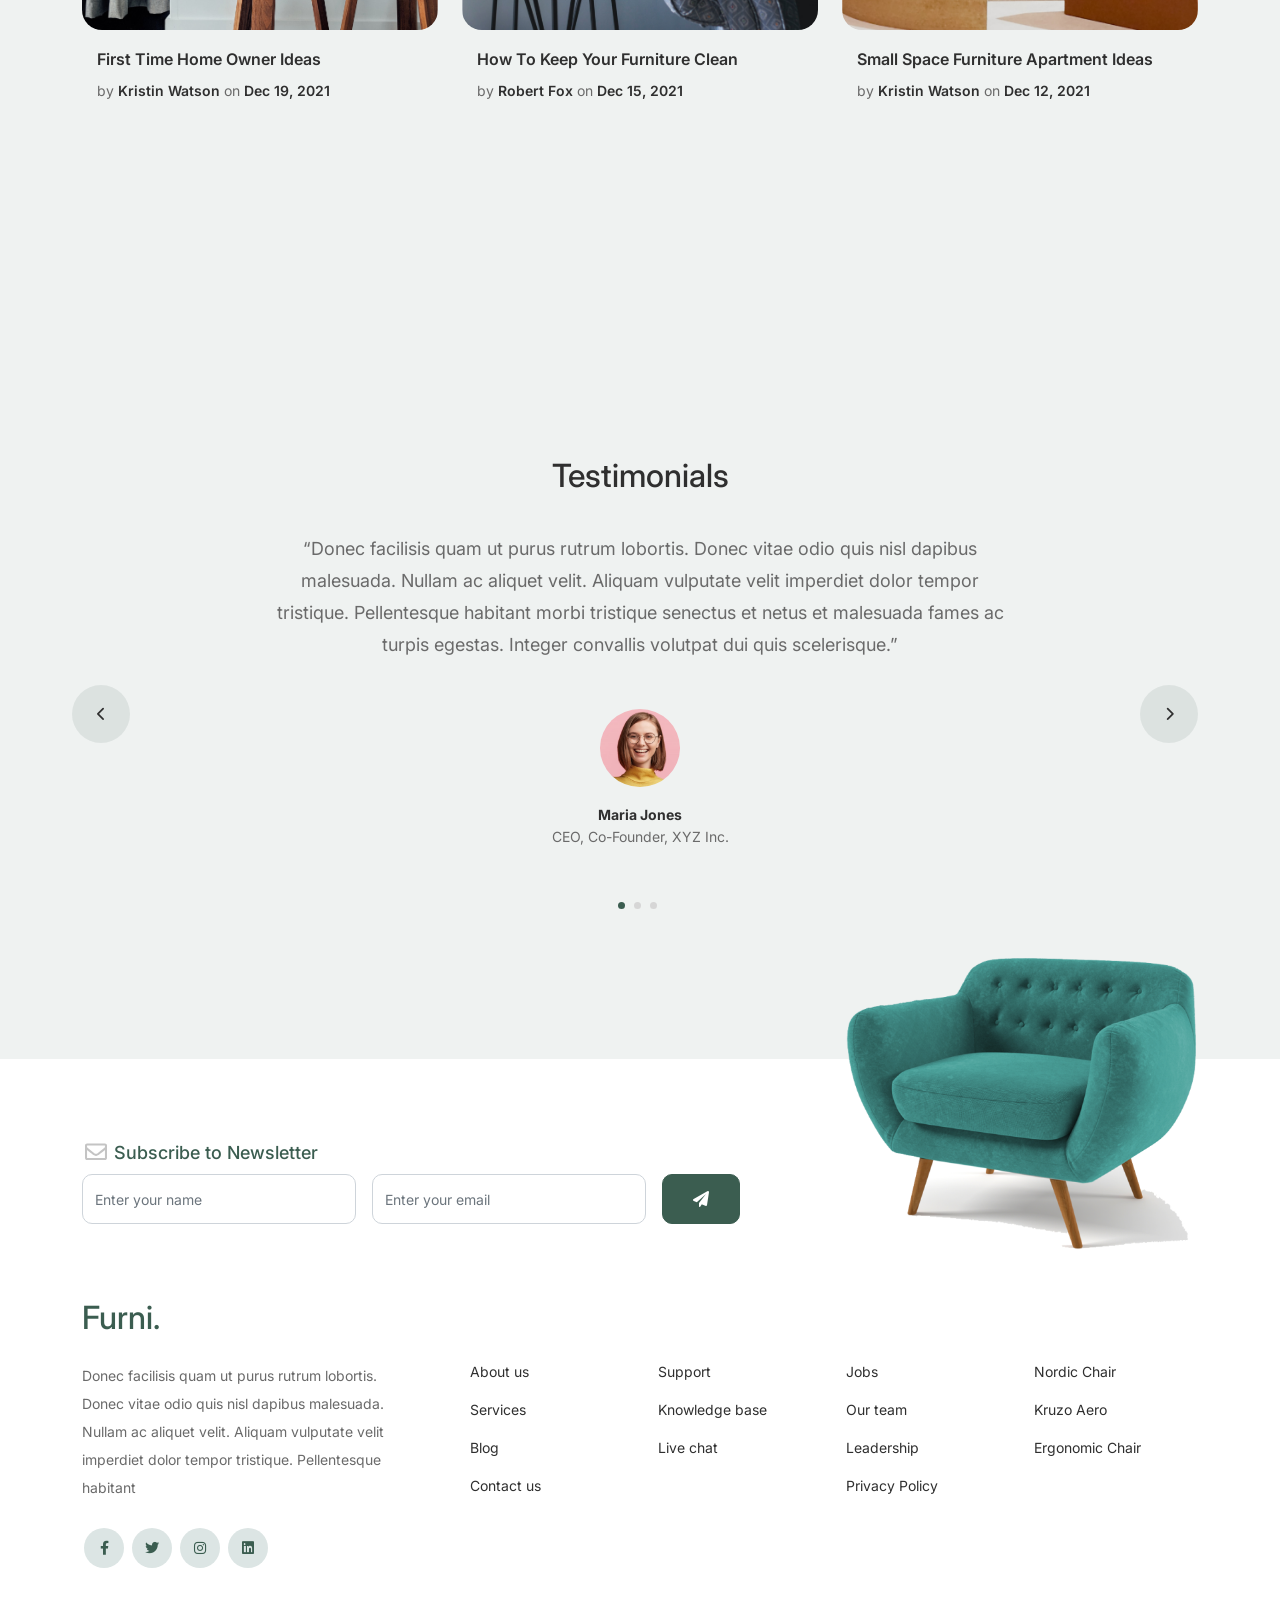
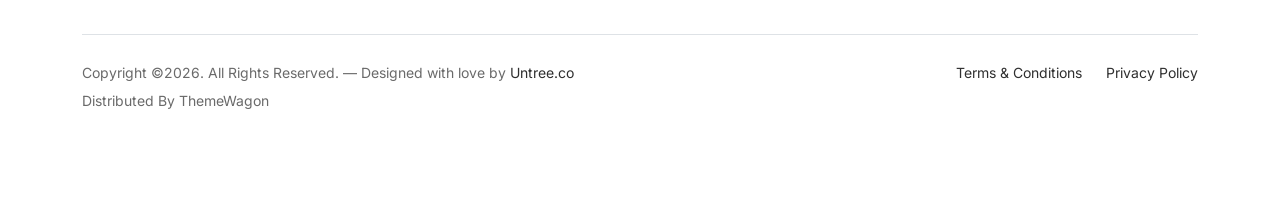
<file: inspiration.html>
<!-- /*
* Bootstrap 5
* Template Name: Furni
* Template Author: Untree.co
* Template URI: https://untree.co/
* License: https://creativecommons.org/licenses/by/3.0/
*/ -->
<!doctype html>
<html lang="en">
<head>
  <meta charset="utf-8">
  <meta name="viewport" content="width=device-width, initial-scale=1, shrink-to-fit=no">
  <meta name="author" content="Untree.co">
  <link rel="shortcut icon" href="favicon.png">

  <meta name="description" content="" />
  <meta name="keywords" content="bootstrap, bootstrap4" />

		<!-- Bootstrap CSS -->
		<link href="css/bootstrap.min.css" rel="stylesheet">
		<link href="https://cdnjs.cloudflare.com/ajax/libs/font-awesome/6.0.0-beta3/css/all.min.css" rel="stylesheet">
		<link href="css/tiny-slider.css" rel="stylesheet">
		<link href="css/style.css" rel="stylesheet">
		<title>Nizam Galleria</title>
	</head>

	<body>

		<!-- Start Header/Navigation -->
		<nav class="custom-navbar navbar navbar navbar-expand-md navbar-dark bg-dark" arial-label="Furni navigation bar">

			<div class="container">
				<a class="navbar-brand" href="index.html">Nizam<span>galleria</span></a>

				<button class="navbar-toggler" type="button" data-bs-toggle="collapse" data-bs-target="#navbarsFurni" aria-controls="navbarsFurni" aria-expanded="false" aria-label="Toggle navigation">
					<span class="navbar-toggler-icon"></span>
				</button>

				<div class="collapse navbar-collapse" id="navbarsFurni">
					<ul class="custom-navbar-nav navbar-nav ms-auto mb-2 mb-md-0">
						<li class="nav-item">
							<a class="nav-link" href="index.html">Home</a>
						</li>
						<li><a class="nav-link" href="catalogue.html">Catalogue</a></li>
						<li><a class="nav-link" href="priceCalculator.html">Price Calculator</a></li>
						<li><a class="nav-link" href="pastProject.html">Past Project</a></li>
						<li   class="active"><a class="nav-link" href="inspiration.html">Inspiration</a></li>
						<li><a class="nav-link" href="contact.html">Contact us</a></li>
					</ul>
				</div>
			</div>
				
		</nav>
		<!-- End Header/Navigation -->

		<!-- Start Hero Section -->
			<div class="hero">
				<div class="container">
					<div class="row justify-content-between">
						<div class="col-lg-5">
							<div class="intro-excerpt">
								<h1>Blog</h1>
								<p class="mb-4">Donec vitae odio quis nisl dapibus malesuada. Nullam ac aliquet velit. Aliquam vulputate velit imperdiet dolor tempor tristique.</p>
								<p><a href="" class="btn btn-secondary me-2">Shop Now</a><a href="#" class="btn btn-white-outline">Explore</a></p>
							</div>
						</div>
						<div class="col-lg-7">
							<div class="hero-img-wrap">
								<img src="images/couch.png" class="img-fluid">
							</div>
						</div>
					</div>
				</div>
			</div>
		<!-- End Hero Section -->

		

		<!-- Start Blog Section -->
		<div class="blog-section">
			<div class="container">
				
				<div class="row">

					<div class="col-12 col-sm-6 col-md-4 mb-5">
						<div class="post-entry">
							<a href="#" class="post-thumbnail"><img src="images/post-1.jpg" alt="Image" class="img-fluid"></a>
							<div class="post-content-entry">
								<h3><a href="#">First Time Home Owner Ideas</a></h3>
								<div class="meta">
									<span>by <a href="#">Kristin Watson</a></span> <span>on <a href="#">Dec 19, 2021</a></span>
								</div>
							</div>
						</div>
					</div>

					<div class="col-12 col-sm-6 col-md-4 mb-5">
						<div class="post-entry">
							<a href="#" class="post-thumbnail"><img src="images/post-2.jpg" alt="Image" class="img-fluid"></a>
							<div class="post-content-entry">
								<h3><a href="#">How To Keep Your Furniture Clean</a></h3>
								<div class="meta">
									<span>by <a href="#">Robert Fox</a></span> <span>on <a href="#">Dec 15, 2021</a></span>
								</div>
							</div>
						</div>
					</div>

					<div class="col-12 col-sm-6 col-md-4 mb-5">
						<div class="post-entry">
							<a href="#" class="post-thumbnail"><img src="images/post-3.jpg" alt="Image" class="img-fluid"></a>
							<div class="post-content-entry">
								<h3><a href="#">Small Space Furniture Apartment Ideas</a></h3>
								<div class="meta">
									<span>by <a href="#">Kristin Watson</a></span> <span>on <a href="#">Dec 12, 2021</a></span>
								</div>
							</div>
						</div>
					</div>

					<div class="col-12 col-sm-6 col-md-4 mb-5">
						<div class="post-entry">
							<a href="#" class="post-thumbnail"><img src="images/post-1.jpg" alt="Image" class="img-fluid"></a>
							<div class="post-content-entry">
								<h3><a href="#">First Time Home Owner Ideas</a></h3>
								<div class="meta">
									<span>by <a href="#">Kristin Watson</a></span> <span>on <a href="#">Dec 19, 2021</a></span>
								</div>
							</div>
						</div>
					</div>

					<div class="col-12 col-sm-6 col-md-4 mb-5">
						<div class="post-entry">
							<a href="#" class="post-thumbnail"><img src="images/post-2.jpg" alt="Image" class="img-fluid"></a>
							<div class="post-content-entry">
								<h3><a href="#">How To Keep Your Furniture Clean</a></h3>
								<div class="meta">
									<span>by <a href="#">Robert Fox</a></span> <span>on <a href="#">Dec 15, 2021</a></span>
								</div>
							</div>
						</div>
					</div>

					<div class="col-12 col-sm-6 col-md-4 mb-5">
						<div class="post-entry">
							<a href="#" class="post-thumbnail"><img src="images/post-3.jpg" alt="Image" class="img-fluid"></a>
							<div class="post-content-entry">
								<h3><a href="#">Small Space Furniture Apartment Ideas</a></h3>
								<div class="meta">
									<span>by <a href="#">Kristin Watson</a></span> <span>on <a href="#">Dec 12, 2021</a></span>
								</div>
							</div>
						</div>
					</div>

					<div class="col-12 col-sm-6 col-md-4 mb-5">
						<div class="post-entry">
							<a href="#" class="post-thumbnail"><img src="images/post-1.jpg" alt="Image" class="img-fluid"></a>
							<div class="post-content-entry">
								<h3><a href="#">First Time Home Owner Ideas</a></h3>
								<div class="meta">
									<span>by <a href="#">Kristin Watson</a></span> <span>on <a href="#">Dec 19, 2021</a></span>
								</div>
							</div>
						</div>
					</div>

					<div class="col-12 col-sm-6 col-md-4 mb-5">
						<div class="post-entry">
							<a href="#" class="post-thumbnail"><img src="images/post-2.jpg" alt="Image" class="img-fluid"></a>
							<div class="post-content-entry">
								<h3><a href="#">How To Keep Your Furniture Clean</a></h3>
								<div class="meta">
									<span>by <a href="#">Robert Fox</a></span> <span>on <a href="#">Dec 15, 2021</a></span>
								</div>
							</div>
						</div>
					</div>

					<div class="col-12 col-sm-6 col-md-4 mb-5">
						<div class="post-entry">
							<a href="#" class="post-thumbnail"><img src="images/post-3.jpg" alt="Image" class="img-fluid"></a>
							<div class="post-content-entry">
								<h3><a href="#">Small Space Furniture Apartment Ideas</a></h3>
								<div class="meta">
									<span>by <a href="#">Kristin Watson</a></span> <span>on <a href="#">Dec 12, 2021</a></span>
								</div>
							</div>
						</div>
					</div>

				</div>
			</div>
		</div>
		<!-- End Blog Section -->	

		

		<!-- Start Testimonial Slider -->
		<div class="testimonial-section before-footer-section">
			<div class="container">
				<div class="row">
					<div class="col-lg-7 mx-auto text-center">
						<h2 class="section-title">Testimonials</h2>
					</div>
				</div>

				<div class="row justify-content-center">
					<div class="col-lg-12">
						<div class="testimonial-slider-wrap text-center">

							<div id="testimonial-nav">
								<span class="prev" data-controls="prev"><span class="fa fa-chevron-left"></span></span>
								<span class="next" data-controls="next"><span class="fa fa-chevron-right"></span></span>
							</div>

							<div class="testimonial-slider">
								
								<div class="item">
									<div class="row justify-content-center">
										<div class="col-lg-8 mx-auto">

											<div class="testimonial-block text-center">
												<blockquote class="mb-5">
													<p>&ldquo;Donec facilisis quam ut purus rutrum lobortis. Donec vitae odio quis nisl dapibus malesuada. Nullam ac aliquet velit. Aliquam vulputate velit imperdiet dolor tempor tristique. Pellentesque habitant morbi tristique senectus et netus et malesuada fames ac turpis egestas. Integer convallis volutpat dui quis scelerisque.&rdquo;</p>
												</blockquote>

												<div class="author-info">
													<div class="author-pic">
														<img src="images/person-1.png" alt="Maria Jones" class="img-fluid">
													</div>
													<h3 class="font-weight-bold">Maria Jones</h3>
													<span class="position d-block mb-3">CEO, Co-Founder, XYZ Inc.</span>
												</div>
											</div>

										</div>
									</div>
								</div> 
								<!-- END item -->

								<div class="item">
									<div class="row justify-content-center">
										<div class="col-lg-8 mx-auto">

											<div class="testimonial-block text-center">
												<blockquote class="mb-5">
													<p>&ldquo;Donec facilisis quam ut purus rutrum lobortis. Donec vitae odio quis nisl dapibus malesuada. Nullam ac aliquet velit. Aliquam vulputate velit imperdiet dolor tempor tristique. Pellentesque habitant morbi tristique senectus et netus et malesuada fames ac turpis egestas. Integer convallis volutpat dui quis scelerisque.&rdquo;</p>
												</blockquote>

												<div class="author-info">
													<div class="author-pic">
														<img src="images/person-1.png" alt="Maria Jones" class="img-fluid">
													</div>
													<h3 class="font-weight-bold">Maria Jones</h3>
													<span class="position d-block mb-3">CEO, Co-Founder, XYZ Inc.</span>
												</div>
											</div>

										</div>
									</div>
								</div> 
								<!-- END item -->

								<div class="item">
									<div class="row justify-content-center">
										<div class="col-lg-8 mx-auto">

											<div class="testimonial-block text-center">
												<blockquote class="mb-5">
													<p>&ldquo;Donec facilisis quam ut purus rutrum lobortis. Donec vitae odio quis nisl dapibus malesuada. Nullam ac aliquet velit. Aliquam vulputate velit imperdiet dolor tempor tristique. Pellentesque habitant morbi tristique senectus et netus et malesuada fames ac turpis egestas. Integer convallis volutpat dui quis scelerisque.&rdquo;</p>
												</blockquote>

												<div class="author-info">
													<div class="author-pic">
														<img src="images/person-1.png" alt="Maria Jones" class="img-fluid">
													</div>
													<h3 class="font-weight-bold">Maria Jones</h3>
													<span class="position d-block mb-3">CEO, Co-Founder, XYZ Inc.</span>
												</div>
											</div>

										</div>
									</div>
								</div> 
								<!-- END item -->

							</div>

						</div>
					</div>
				</div>
			</div>
		</div>
		<!-- End Testimonial Slider -->

		

		<!-- Start Footer Section -->
		<footer class="footer-section">
			<div class="container relative">

				<div class="sofa-img">
					<img src="images/sofa.png" alt="Image" class="img-fluid">
				</div>

				<div class="row">
					<div class="col-lg-8">
						<div class="subscription-form">
							<h3 class="d-flex align-items-center"><span class="me-1"><img src="images/envelope-outline.svg" alt="Image" class="img-fluid"></span><span>Subscribe to Newsletter</span></h3>

							<form action="#" class="row g-3">
								<div class="col-auto">
									<input type="text" class="form-control" placeholder="Enter your name">
								</div>
								<div class="col-auto">
									<input type="email" class="form-control" placeholder="Enter your email">
								</div>
								<div class="col-auto">
									<button class="btn btn-primary">
										<span class="fa fa-paper-plane"></span>
									</button>
								</div>
							</form>

						</div>
					</div>
				</div>

				<div class="row g-5 mb-5">
					<div class="col-lg-4">
						<div class="mb-4 footer-logo-wrap"><a href="#" class="footer-logo">Furni<span>.</span></a></div>
						<p class="mb-4">Donec facilisis quam ut purus rutrum lobortis. Donec vitae odio quis nisl dapibus malesuada. Nullam ac aliquet velit. Aliquam vulputate velit imperdiet dolor tempor tristique. Pellentesque habitant</p>

						<ul class="list-unstyled custom-social">
							<li><a href="#"><span class="fa fa-brands fa-facebook-f"></span></a></li>
							<li><a href="#"><span class="fa fa-brands fa-twitter"></span></a></li>
							<li><a href="#"><span class="fa fa-brands fa-instagram"></span></a></li>
							<li><a href="#"><span class="fa fa-brands fa-linkedin"></span></a></li>
						</ul>
					</div>

					<div class="col-lg-8">
						<div class="row links-wrap">
							<div class="col-6 col-sm-6 col-md-3">
								<ul class="list-unstyled">
									<li><a href="#">About us</a></li>
									<li><a href="#">Services</a></li>
									<li><a href="#">Blog</a></li>
									<li><a href="#">Contact us</a></li>
								</ul>
							</div>

							<div class="col-6 col-sm-6 col-md-3">
								<ul class="list-unstyled">
									<li><a href="#">Support</a></li>
									<li><a href="#">Knowledge base</a></li>
									<li><a href="#">Live chat</a></li>
								</ul>
							</div>

							<div class="col-6 col-sm-6 col-md-3">
								<ul class="list-unstyled">
									<li><a href="#">Jobs</a></li>
									<li><a href="#">Our team</a></li>
									<li><a href="#">Leadership</a></li>
									<li><a href="#">Privacy Policy</a></li>
								</ul>
							</div>

							<div class="col-6 col-sm-6 col-md-3">
								<ul class="list-unstyled">
									<li><a href="#">Nordic Chair</a></li>
									<li><a href="#">Kruzo Aero</a></li>
									<li><a href="#">Ergonomic Chair</a></li>
								</ul>
							</div>
						</div>
					</div>

				</div>

				<div class="border-top copyright">
					<div class="row pt-4">
						<div class="col-lg-6">
							<p class="mb-2 text-center text-lg-start">Copyright &copy;<script>document.write(new Date().getFullYear());</script>. All Rights Reserved. &mdash; Designed with love by <a href="https://untree.co">Untree.co</a> Distributed By <a hreff="https://themewagon.com">ThemeWagon</a>  <!-- License information: https://untree.co/license/ -->
            </p>
						</div>

						<div class="col-lg-6 text-center text-lg-end">
							<ul class="list-unstyled d-inline-flex ms-auto">
								<li class="me-4"><a href="#">Terms &amp; Conditions</a></li>
								<li><a href="#">Privacy Policy</a></li>
							</ul>
						</div>

					</div>
				</div>

			</div>
		</footer>
		<!-- End Footer Section -->	


		<script src="js/bootstrap.bundle.min.js"></script>
		<script src="js/tiny-slider.js"></script>
		<script src="js/custom.js"></script>
	</body>

</html>
</file>
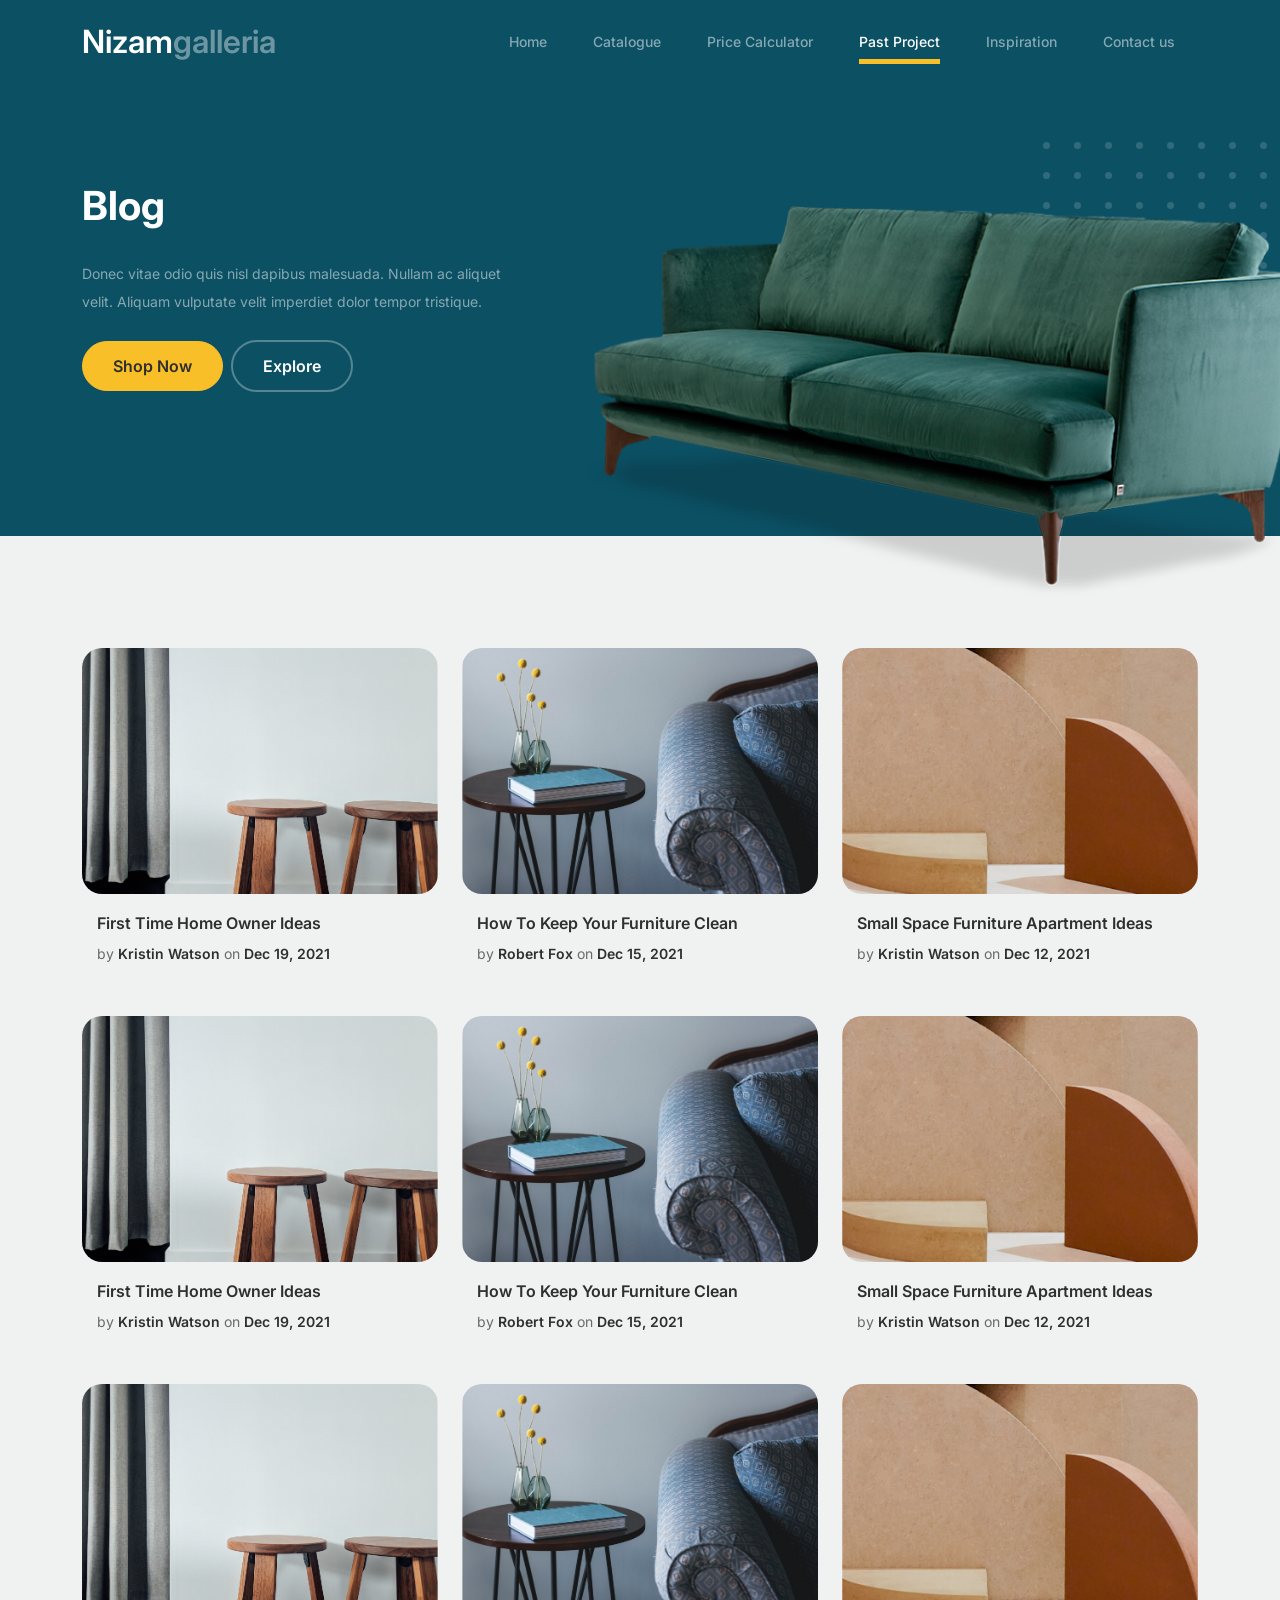
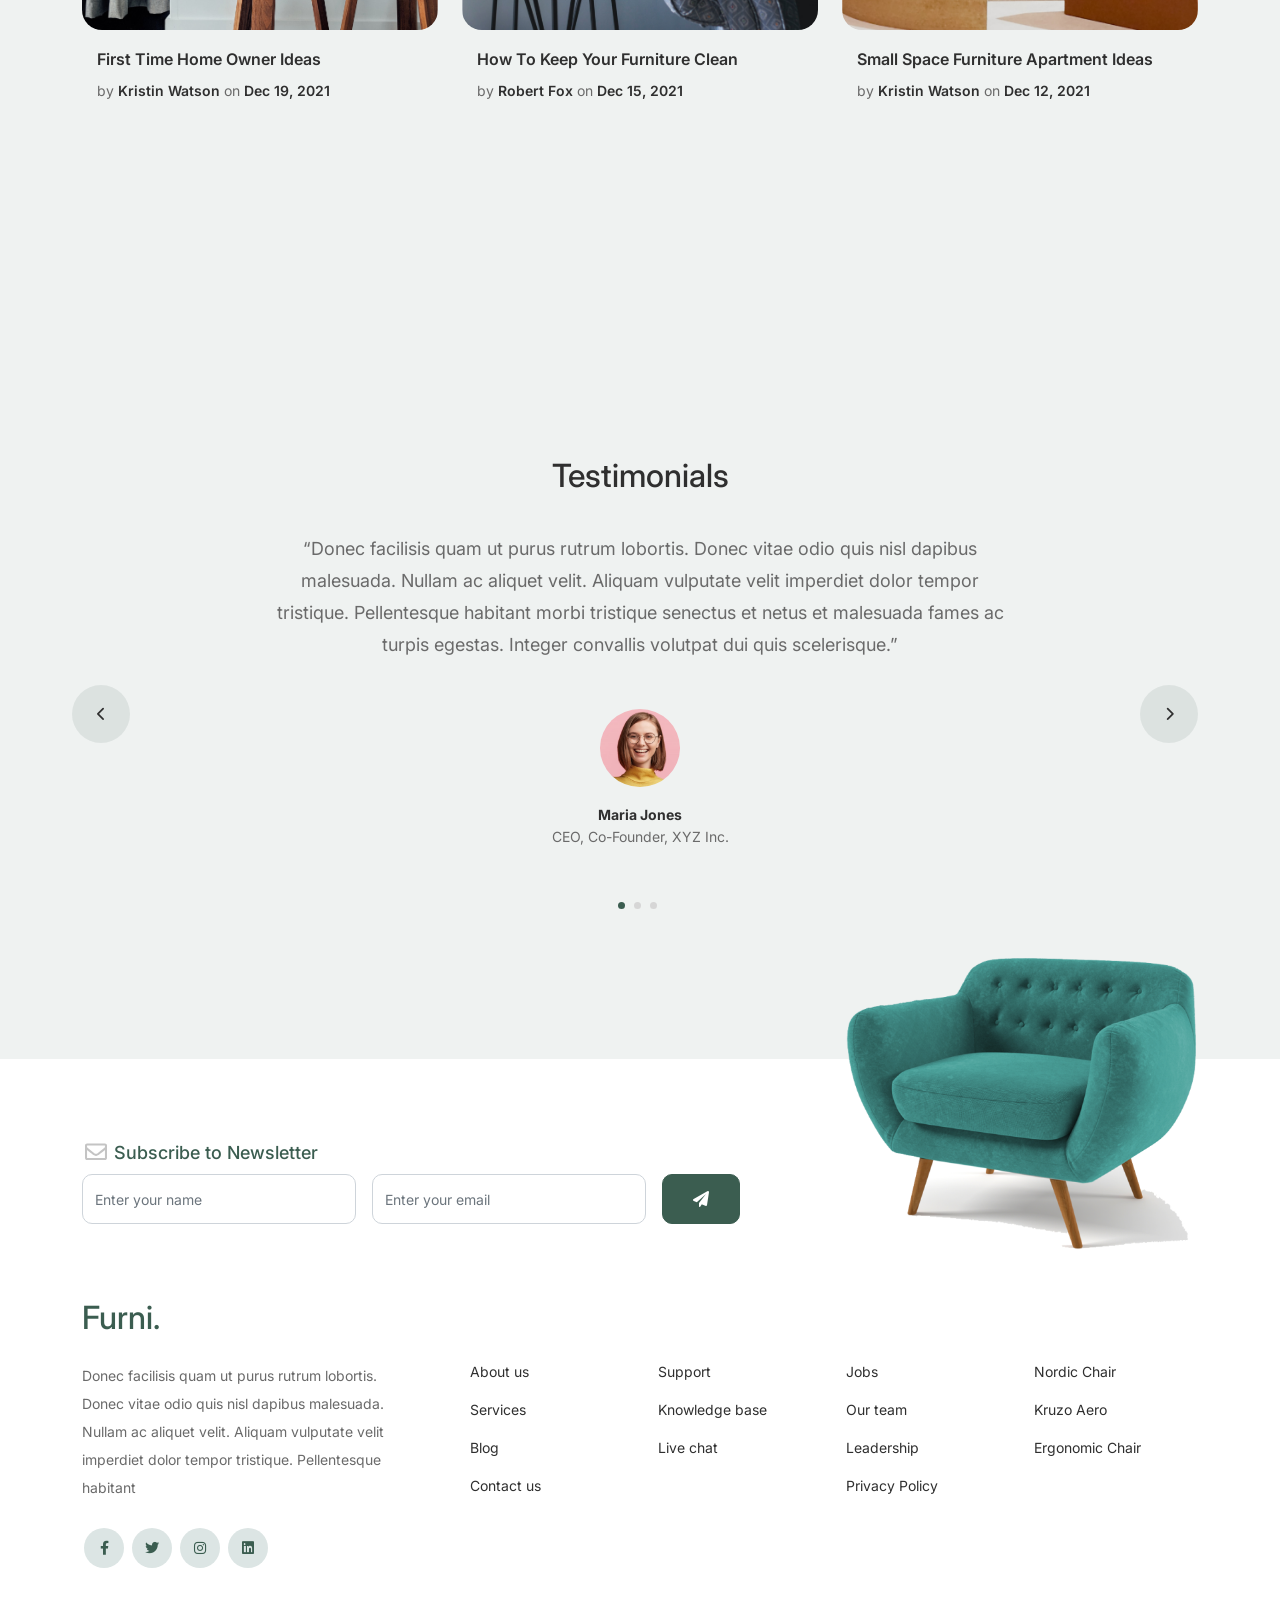
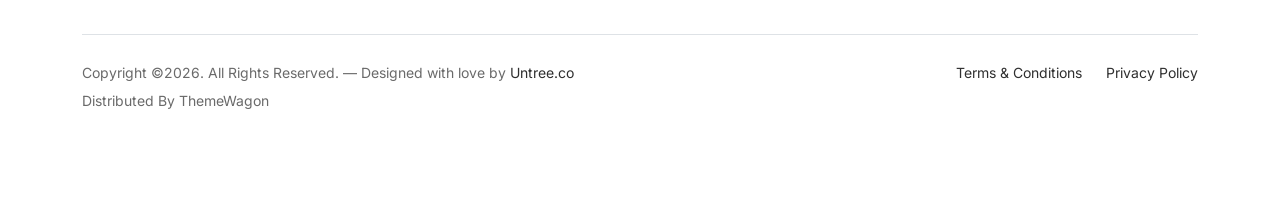
<file: pastProject.html>
<!-- /*
* Bootstrap 5
* Template Name: Furni
* Template Author: Untree.co
* Template URI: https://untree.co/
* License: https://creativecommons.org/licenses/by/3.0/
*/ -->
<!doctype html>
<html lang="en">
<head>
  <meta charset="utf-8">
  <meta name="viewport" content="width=device-width, initial-scale=1, shrink-to-fit=no">
  <meta name="author" content="Untree.co">
  <link rel="shortcut icon" href="favicon.png">

  <meta name="description" content="" />
  <meta name="keywords" content="bootstrap, bootstrap4" />

		<!-- Bootstrap CSS -->
		<link href="css/bootstrap.min.css" rel="stylesheet">
		<link href="https://cdnjs.cloudflare.com/ajax/libs/font-awesome/6.0.0-beta3/css/all.min.css" rel="stylesheet">
		<link href="css/tiny-slider.css" rel="stylesheet">
		<link href="css/style.css" rel="stylesheet">
		<title>Nizam Galleria</title>
	</head>

	<body>

		<!-- Start Header/Navigation -->
		<nav class="custom-navbar navbar navbar navbar-expand-md navbar-dark bg-dark" arial-label="Furni navigation bar">

			<div class="container">
				<a class="navbar-brand" href="index.html">Nizam<span>galleria</span></a>

				<button class="navbar-toggler" type="button" data-bs-toggle="collapse" data-bs-target="#navbarsFurni" aria-controls="navbarsFurni" aria-expanded="false" aria-label="Toggle navigation">
					<span class="navbar-toggler-icon"></span>
				</button>

				<div class="collapse navbar-collapse" id="navbarsFurni">
					<ul class="custom-navbar-nav navbar-nav ms-auto mb-2 mb-md-0">
						<li class="nav-item">
							<a class="nav-link" href="index.html">Home</a>
						</li>
						<li><a class="nav-link" href="catalogue.html">Catalogue</a></li>
						<li><a class="nav-link" href="priceCalculator.html">Price Calculator</a></li>
						<li  class="active"><a class="nav-link" href="pastProject.html">Past Project</a></li>
						<li><a class="nav-link" href="inspiration.html">Inspiration</a></li>
						<li><a class="nav-link" href="contact.html">Contact us</a></li>
					</ul>
				</div>
			</div>
				
		</nav>
		<!-- End Header/Navigation -->

		<!-- Start Hero Section -->
			<div class="hero">
				<div class="container">
					<div class="row justify-content-between">
						<div class="col-lg-5">
							<div class="intro-excerpt">
								<h1>Blog</h1>
								<p class="mb-4">Donec vitae odio quis nisl dapibus malesuada. Nullam ac aliquet velit. Aliquam vulputate velit imperdiet dolor tempor tristique.</p>
								<p><a href="" class="btn btn-secondary me-2">Shop Now</a><a href="#" class="btn btn-white-outline">Explore</a></p>
							</div>
						</div>
						<div class="col-lg-7">
							<div class="hero-img-wrap">
								<img src="images/couch.png" class="img-fluid">
							</div>
						</div>
					</div>
				</div>
			</div>
		<!-- End Hero Section -->

		

		<!-- Start Blog Section -->
		<div class="blog-section">
			<div class="container">
				
				<div class="row">

					<div class="col-12 col-sm-6 col-md-4 mb-5">
						<div class="post-entry">
							<a href="#" class="post-thumbnail"><img src="images/post-1.jpg" alt="Image" class="img-fluid"></a>
							<div class="post-content-entry">
								<h3><a href="#">First Time Home Owner Ideas</a></h3>
								<div class="meta">
									<span>by <a href="#">Kristin Watson</a></span> <span>on <a href="#">Dec 19, 2021</a></span>
								</div>
							</div>
						</div>
					</div>

					<div class="col-12 col-sm-6 col-md-4 mb-5">
						<div class="post-entry">
							<a href="#" class="post-thumbnail"><img src="images/post-2.jpg" alt="Image" class="img-fluid"></a>
							<div class="post-content-entry">
								<h3><a href="#">How To Keep Your Furniture Clean</a></h3>
								<div class="meta">
									<span>by <a href="#">Robert Fox</a></span> <span>on <a href="#">Dec 15, 2021</a></span>
								</div>
							</div>
						</div>
					</div>

					<div class="col-12 col-sm-6 col-md-4 mb-5">
						<div class="post-entry">
							<a href="#" class="post-thumbnail"><img src="images/post-3.jpg" alt="Image" class="img-fluid"></a>
							<div class="post-content-entry">
								<h3><a href="#">Small Space Furniture Apartment Ideas</a></h3>
								<div class="meta">
									<span>by <a href="#">Kristin Watson</a></span> <span>on <a href="#">Dec 12, 2021</a></span>
								</div>
							</div>
						</div>
					</div>

					<div class="col-12 col-sm-6 col-md-4 mb-5">
						<div class="post-entry">
							<a href="#" class="post-thumbnail"><img src="images/post-1.jpg" alt="Image" class="img-fluid"></a>
							<div class="post-content-entry">
								<h3><a href="#">First Time Home Owner Ideas</a></h3>
								<div class="meta">
									<span>by <a href="#">Kristin Watson</a></span> <span>on <a href="#">Dec 19, 2021</a></span>
								</div>
							</div>
						</div>
					</div>

					<div class="col-12 col-sm-6 col-md-4 mb-5">
						<div class="post-entry">
							<a href="#" class="post-thumbnail"><img src="images/post-2.jpg" alt="Image" class="img-fluid"></a>
							<div class="post-content-entry">
								<h3><a href="#">How To Keep Your Furniture Clean</a></h3>
								<div class="meta">
									<span>by <a href="#">Robert Fox</a></span> <span>on <a href="#">Dec 15, 2021</a></span>
								</div>
							</div>
						</div>
					</div>

					<div class="col-12 col-sm-6 col-md-4 mb-5">
						<div class="post-entry">
							<a href="#" class="post-thumbnail"><img src="images/post-3.jpg" alt="Image" class="img-fluid"></a>
							<div class="post-content-entry">
								<h3><a href="#">Small Space Furniture Apartment Ideas</a></h3>
								<div class="meta">
									<span>by <a href="#">Kristin Watson</a></span> <span>on <a href="#">Dec 12, 2021</a></span>
								</div>
							</div>
						</div>
					</div>

					<div class="col-12 col-sm-6 col-md-4 mb-5">
						<div class="post-entry">
							<a href="#" class="post-thumbnail"><img src="images/post-1.jpg" alt="Image" class="img-fluid"></a>
							<div class="post-content-entry">
								<h3><a href="#">First Time Home Owner Ideas</a></h3>
								<div class="meta">
									<span>by <a href="#">Kristin Watson</a></span> <span>on <a href="#">Dec 19, 2021</a></span>
								</div>
							</div>
						</div>
					</div>

					<div class="col-12 col-sm-6 col-md-4 mb-5">
						<div class="post-entry">
							<a href="#" class="post-thumbnail"><img src="images/post-2.jpg" alt="Image" class="img-fluid"></a>
							<div class="post-content-entry">
								<h3><a href="#">How To Keep Your Furniture Clean</a></h3>
								<div class="meta">
									<span>by <a href="#">Robert Fox</a></span> <span>on <a href="#">Dec 15, 2021</a></span>
								</div>
							</div>
						</div>
					</div>

					<div class="col-12 col-sm-6 col-md-4 mb-5">
						<div class="post-entry">
							<a href="#" class="post-thumbnail"><img src="images/post-3.jpg" alt="Image" class="img-fluid"></a>
							<div class="post-content-entry">
								<h3><a href="#">Small Space Furniture Apartment Ideas</a></h3>
								<div class="meta">
									<span>by <a href="#">Kristin Watson</a></span> <span>on <a href="#">Dec 12, 2021</a></span>
								</div>
							</div>
						</div>
					</div>

				</div>
			</div>
		</div>
		<!-- End Blog Section -->	

		

		<!-- Start Testimonial Slider -->
		<div class="testimonial-section before-footer-section">
			<div class="container">
				<div class="row">
					<div class="col-lg-7 mx-auto text-center">
						<h2 class="section-title">Testimonials</h2>
					</div>
				</div>

				<div class="row justify-content-center">
					<div class="col-lg-12">
						<div class="testimonial-slider-wrap text-center">

							<div id="testimonial-nav">
								<span class="prev" data-controls="prev"><span class="fa fa-chevron-left"></span></span>
								<span class="next" data-controls="next"><span class="fa fa-chevron-right"></span></span>
							</div>

							<div class="testimonial-slider">
								
								<div class="item">
									<div class="row justify-content-center">
										<div class="col-lg-8 mx-auto">

											<div class="testimonial-block text-center">
												<blockquote class="mb-5">
													<p>&ldquo;Donec facilisis quam ut purus rutrum lobortis. Donec vitae odio quis nisl dapibus malesuada. Nullam ac aliquet velit. Aliquam vulputate velit imperdiet dolor tempor tristique. Pellentesque habitant morbi tristique senectus et netus et malesuada fames ac turpis egestas. Integer convallis volutpat dui quis scelerisque.&rdquo;</p>
												</blockquote>

												<div class="author-info">
													<div class="author-pic">
														<img src="images/person-1.png" alt="Maria Jones" class="img-fluid">
													</div>
													<h3 class="font-weight-bold">Maria Jones</h3>
													<span class="position d-block mb-3">CEO, Co-Founder, XYZ Inc.</span>
												</div>
											</div>

										</div>
									</div>
								</div> 
								<!-- END item -->

								<div class="item">
									<div class="row justify-content-center">
										<div class="col-lg-8 mx-auto">

											<div class="testimonial-block text-center">
												<blockquote class="mb-5">
													<p>&ldquo;Donec facilisis quam ut purus rutrum lobortis. Donec vitae odio quis nisl dapibus malesuada. Nullam ac aliquet velit. Aliquam vulputate velit imperdiet dolor tempor tristique. Pellentesque habitant morbi tristique senectus et netus et malesuada fames ac turpis egestas. Integer convallis volutpat dui quis scelerisque.&rdquo;</p>
												</blockquote>

												<div class="author-info">
													<div class="author-pic">
														<img src="images/person-1.png" alt="Maria Jones" class="img-fluid">
													</div>
													<h3 class="font-weight-bold">Maria Jones</h3>
													<span class="position d-block mb-3">CEO, Co-Founder, XYZ Inc.</span>
												</div>
											</div>

										</div>
									</div>
								</div> 
								<!-- END item -->

								<div class="item">
									<div class="row justify-content-center">
										<div class="col-lg-8 mx-auto">

											<div class="testimonial-block text-center">
												<blockquote class="mb-5">
													<p>&ldquo;Donec facilisis quam ut purus rutrum lobortis. Donec vitae odio quis nisl dapibus malesuada. Nullam ac aliquet velit. Aliquam vulputate velit imperdiet dolor tempor tristique. Pellentesque habitant morbi tristique senectus et netus et malesuada fames ac turpis egestas. Integer convallis volutpat dui quis scelerisque.&rdquo;</p>
												</blockquote>

												<div class="author-info">
													<div class="author-pic">
														<img src="images/person-1.png" alt="Maria Jones" class="img-fluid">
													</div>
													<h3 class="font-weight-bold">Maria Jones</h3>
													<span class="position d-block mb-3">CEO, Co-Founder, XYZ Inc.</span>
												</div>
											</div>

										</div>
									</div>
								</div> 
								<!-- END item -->

							</div>

						</div>
					</div>
				</div>
			</div>
		</div>
		<!-- End Testimonial Slider -->

		

		<!-- Start Footer Section -->
		<footer class="footer-section">
			<div class="container relative">

				<div class="sofa-img">
					<img src="images/sofa.png" alt="Image" class="img-fluid">
				</div>

				<div class="row">
					<div class="col-lg-8">
						<div class="subscription-form">
							<h3 class="d-flex align-items-center"><span class="me-1"><img src="images/envelope-outline.svg" alt="Image" class="img-fluid"></span><span>Subscribe to Newsletter</span></h3>

							<form action="#" class="row g-3">
								<div class="col-auto">
									<input type="text" class="form-control" placeholder="Enter your name">
								</div>
								<div class="col-auto">
									<input type="email" class="form-control" placeholder="Enter your email">
								</div>
								<div class="col-auto">
									<button class="btn btn-primary">
										<span class="fa fa-paper-plane"></span>
									</button>
								</div>
							</form>

						</div>
					</div>
				</div>

				<div class="row g-5 mb-5">
					<div class="col-lg-4">
						<div class="mb-4 footer-logo-wrap"><a href="#" class="footer-logo">Furni<span>.</span></a></div>
						<p class="mb-4">Donec facilisis quam ut purus rutrum lobortis. Donec vitae odio quis nisl dapibus malesuada. Nullam ac aliquet velit. Aliquam vulputate velit imperdiet dolor tempor tristique. Pellentesque habitant</p>

						<ul class="list-unstyled custom-social">
							<li><a href="#"><span class="fa fa-brands fa-facebook-f"></span></a></li>
							<li><a href="#"><span class="fa fa-brands fa-twitter"></span></a></li>
							<li><a href="#"><span class="fa fa-brands fa-instagram"></span></a></li>
							<li><a href="#"><span class="fa fa-brands fa-linkedin"></span></a></li>
						</ul>
					</div>

					<div class="col-lg-8">
						<div class="row links-wrap">
							<div class="col-6 col-sm-6 col-md-3">
								<ul class="list-unstyled">
									<li><a href="#">About us</a></li>
									<li><a href="#">Services</a></li>
									<li><a href="#">Blog</a></li>
									<li><a href="#">Contact us</a></li>
								</ul>
							</div>

							<div class="col-6 col-sm-6 col-md-3">
								<ul class="list-unstyled">
									<li><a href="#">Support</a></li>
									<li><a href="#">Knowledge base</a></li>
									<li><a href="#">Live chat</a></li>
								</ul>
							</div>

							<div class="col-6 col-sm-6 col-md-3">
								<ul class="list-unstyled">
									<li><a href="#">Jobs</a></li>
									<li><a href="#">Our team</a></li>
									<li><a href="#">Leadership</a></li>
									<li><a href="#">Privacy Policy</a></li>
								</ul>
							</div>

							<div class="col-6 col-sm-6 col-md-3">
								<ul class="list-unstyled">
									<li><a href="#">Nordic Chair</a></li>
									<li><a href="#">Kruzo Aero</a></li>
									<li><a href="#">Ergonomic Chair</a></li>
								</ul>
							</div>
						</div>
					</div>

				</div>

				<div class="border-top copyright">
					<div class="row pt-4">
						<div class="col-lg-6">
							<p class="mb-2 text-center text-lg-start">Copyright &copy;<script>document.write(new Date().getFullYear());</script>. All Rights Reserved. &mdash; Designed with love by <a href="https://untree.co">Untree.co</a> Distributed By <a hreff="https://themewagon.com">ThemeWagon</a>  <!-- License information: https://untree.co/license/ -->
            </p>
						</div>

						<div class="col-lg-6 text-center text-lg-end">
							<ul class="list-unstyled d-inline-flex ms-auto">
								<li class="me-4"><a href="#">Terms &amp; Conditions</a></li>
								<li><a href="#">Privacy Policy</a></li>
							</ul>
						</div>

					</div>
				</div>

			</div>
		</footer>
		<!-- End Footer Section -->	


		<script src="js/bootstrap.bundle.min.js"></script>
		<script src="js/tiny-slider.js"></script>
		<script src="js/custom.js"></script>
	</body>

</html>
</file>
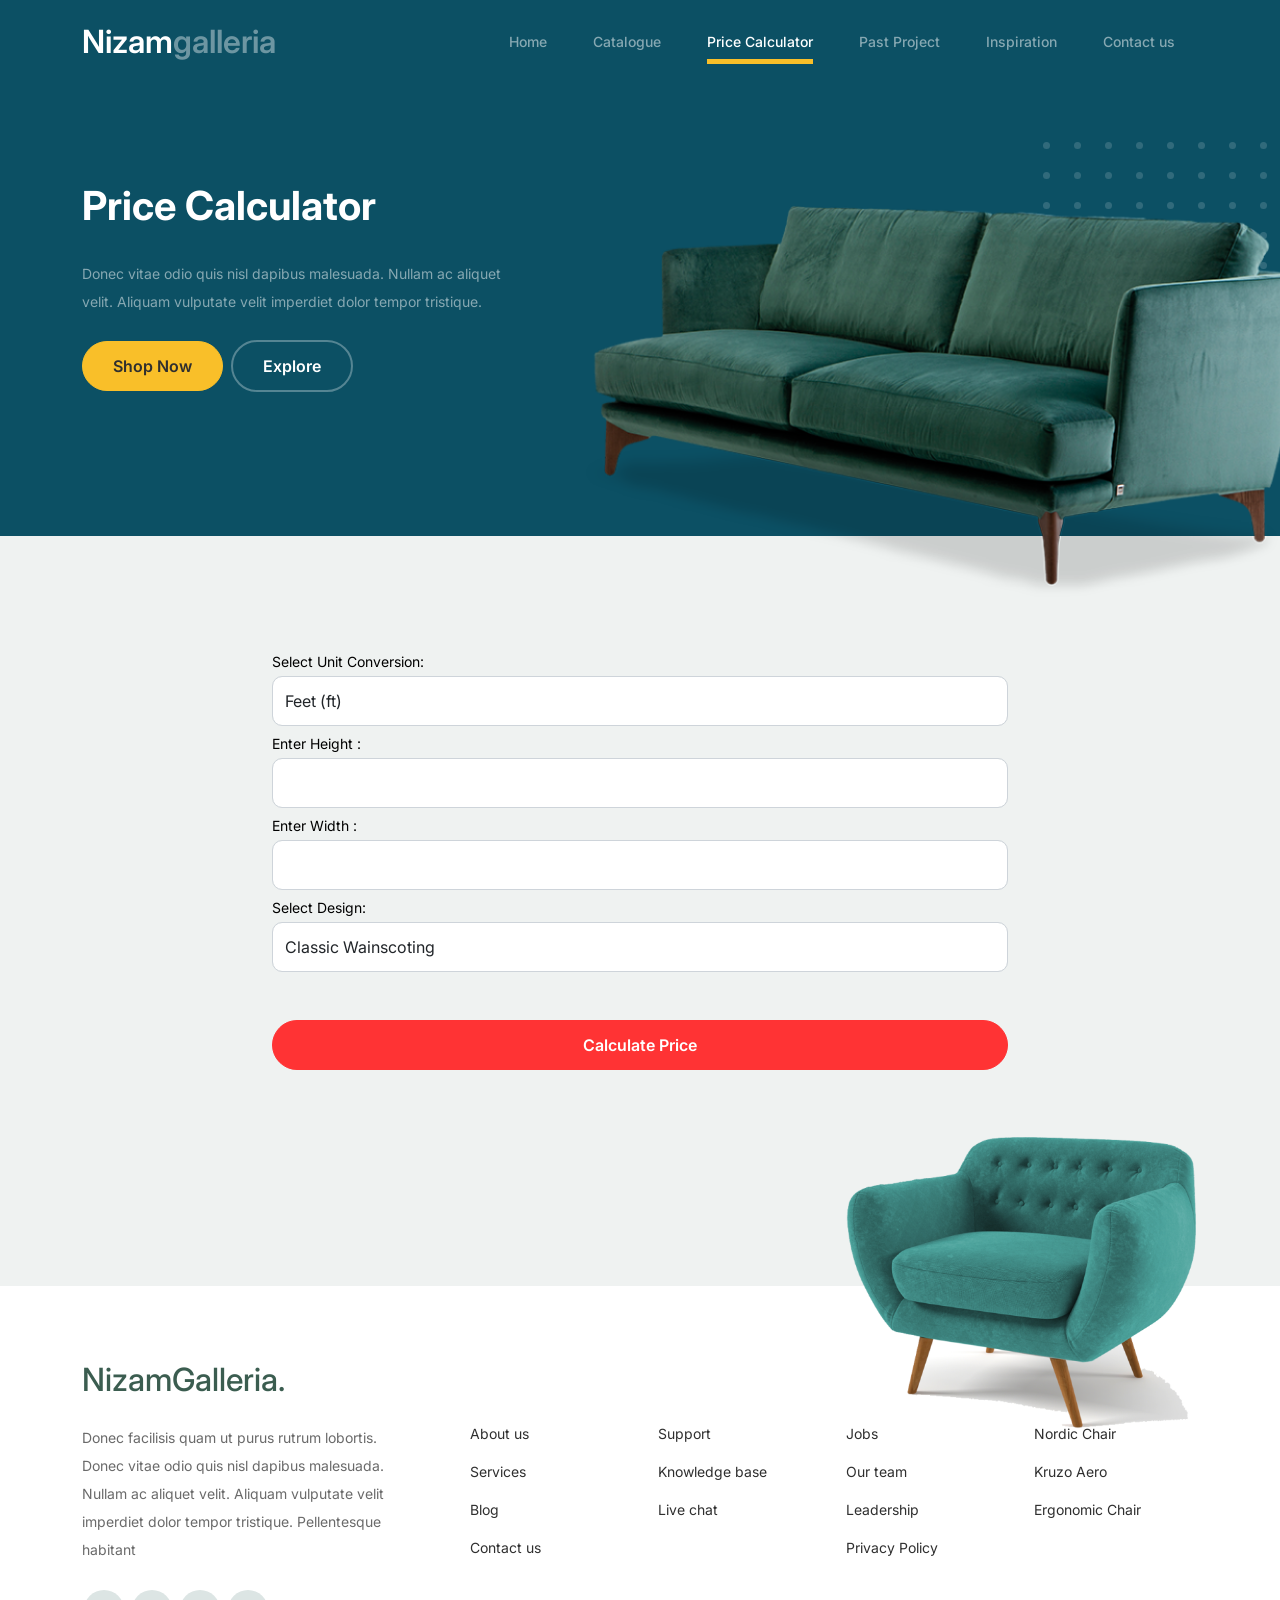
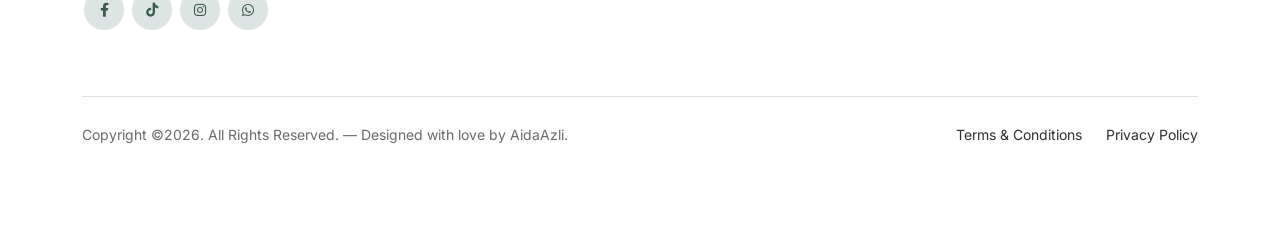
<file: priceCalculator.html>
<!-- /*
* Bootstrap 5
* Template Name: Furni
* Template Author: Untree.co
* Template URI: https://untree.co/
* License: https://creativecommons.org/licenses/by/3.0/
*/ -->
<!doctype html>
<html lang="en">
<head>
  <meta charset="utf-8">
  <meta name="viewport" content="width=device-width, initial-scale=1, shrink-to-fit=no">
  <meta name="author" content="Untree.co">
  <link rel="shortcut icon" href="favicon.png">

  <meta name="description" content="" />
  <meta name="keywords" content="bootstrap, bootstrap4" />

		<!-- Bootstrap CSS -->
		<link href="css/bootstrap.min.css" rel="stylesheet">
		<link href="https://cdnjs.cloudflare.com/ajax/libs/font-awesome/6.0.0-beta3/css/all.min.css" rel="stylesheet">
		<link href="css/tiny-slider.css" rel="stylesheet">
		<link href="css/style.css" rel="stylesheet">
		<title>Nizam Galleria</title>
	</head>

	<body>

		<!-- Start Header/Navigation -->
		<nav class="custom-navbar navbar navbar navbar-expand-md navbar-dark bg-dark" arial-label="Furni navigation bar">

			<div class="container">
				<a class="navbar-brand" href="index.html">Nizam<span>galleria</span></a>

				<button class="navbar-toggler" type="button" data-bs-toggle="collapse" data-bs-target="#navbarsFurni" aria-controls="navbarsFurni" aria-expanded="false" aria-label="Toggle navigation">
					<span class="navbar-toggler-icon"></span>
				</button>

				<div class="collapse navbar-collapse" id="navbarsFurni">
					<ul class="custom-navbar-nav navbar-nav ms-auto mb-2 mb-md-0">
						<li class="nav-item">
							<a class="nav-link" href="index.html">Home</a>
						</li>
						<li><a class="nav-link" href="catalogue.html">Catalogue</a></li>
						<li  class="active"><a class="nav-link" href="priceCalculator.html">Price Calculator</a></li>
						<li><a class="nav-link" href="pastProject.html">Past Project</a></li>
						<li><a class="nav-link" href="inspiration.html">Inspiration</a></li>
						<li><a class="nav-link" href="contact.html">Contact us</a></li>
					</ul>
				</div>
			</div>
				
		</nav>
		<!-- End Header/Navigation -->

		<!-- Start Hero Section -->
			<div class="hero">
				<div class="container">
					<div class="row justify-content-between">
						<div class="col-lg-5">
							<div class="intro-excerpt">
								<h1>Price Calculator</h1>
								<p class="mb-4">Donec vitae odio quis nisl dapibus malesuada. Nullam ac aliquet velit. Aliquam vulputate velit imperdiet dolor tempor tristique.</p>
								<p><a href="" class="btn btn-secondary me-2">Shop Now</a><a href="#" class="btn btn-white-outline">Explore</a></p>
							</div>
						</div>
						<div class="col-lg-7">
							<div class="hero-img-wrap">
								<img src="images/couch.png" class="img-fluid">
							</div>
						</div>
					</div>
				</div>
			</div>
		<!-- End Hero Section -->

		
		<!-- Start Contact Form -->
	<div class="untree_co-section">
      <div class="container">

        <div class="block">
          <div class="row justify-content-center">


            <div class="col-md-8 col-lg-8 pb-4">

              <form>
                    <div class="form-group mb-1">
                      <label class="text-black" for="unit">Select Unit Conversion:</label>
					  <select class="form-control" id="unit" name="unit">
						<option value="ft">Feet (ft)</option>
						<option value="m">Meter (m)</option>
				  	  </select>
                    </div>

                    <div class="form-group mb-1">
                      <label class="text-black" for="height">Enter Height :</label>
                      <input type="number" class="form-control" id="height">
                    </div>

					<div class="form-group mb-1">
						<label class="text-black" for="width">Enter Width :</label>
						<input type="number" class="form-control" id="width">
					  </div>

					  <div class="form-group mb-5">
						<label class="text-black" for="design">Select Design:</label>
						<select class="form-control" id="design" name="design">
							<option value="18">Classic Wainscoting</option>
							<option value="21">Twin Box Wainscoting</option>
							<option value="25">Shiplap Wall (Horizontal)</option>
							<option value="25">Beadboard Wall (Vertical)</option>
							<option value="19">Batten Wall</option>
							<option value="19">Board & Batten</option>
							<option value="45">Fluted Panel WPC</option>
							<option value="28">Fluted Panel MDF</option>
							<option value="25">Accent Wall</option>
							<option value="23">Herringbone Wall</option>
							<option value="21">Diamond Wall</option>
							<option value="60">Diamond Mirror</option>
							<option value="45">Grand Mirror</option>
							<option value="12">Textured Wall</option>
						</select>
					  </div>
				
					  
					  <button type="button" class="btn" style="background-color: #ff3334; border-color: #ff3334; width: 100%;" onclick="calculateQuote()">Calculate Price</button>
					  
					  <div style="text-align: center; margin-bottom: 80px;">
					  <div class="form-group mb-5"></div>
					  	<h2 id="quoteResult"></h2>
						<div id="contactUsButtonPlaceholder"></div>
					</div>
              </form>

            </div>

          </div>

        </div>

      </div>


    </div>
  </div>

  <!-- End Contact Form -->

		

		<!-- Start Footer Section -->
		<footer class="footer-section">
			<div class="container relative">

				<div class="sofa-img">
					<img src="images/sofa.png" alt="Image" class="img-fluid">
				</div>

				<div class="row g-5 mb-5">
					<div class="col-lg-4">
						<!--<div class="mb-4 footer-logo-wrap"><img src="images/LogoNG.png" alt="Image" width="250" height="ms-auto"></div>-->
						<div class="mb-4 footer-logo-wrap"><a href="#" class="footer-logo">NizamGalleria<span>.</span></a></div>
						<p class="mb-4">Donec facilisis quam ut purus rutrum lobortis. Donec vitae odio quis nisl dapibus malesuada. Nullam ac aliquet velit. Aliquam vulputate velit imperdiet dolor tempor tristique. Pellentesque habitant</p>

						<ul class="list-unstyled custom-social">
							<li><a href="#"><span class="fa fa-brands fa-facebook-f"></span></a></li>
							<li><a href="https://www.tiktok.com/@nizamwainscoting" target="_blank"><span class="fa fa-brands fa-tiktok"></span></a></li>
							<li><a href="https://www.instagram.com/nizamgalleria" target="_blank"><span class="fa fa-brands fa-instagram"></span></a></li>
							<li><a href="https://wa.me/601112139796" target="_blank"><span class="fa fa-brands fa-whatsapp"></span></a></li>
						</ul>
					</div>

					<div class="col-lg-8">
						<div class="row links-wrap">
							<div class="col-6 col-sm-6 col-md-3">
								<ul class="list-unstyled">
									<li><a href="#">About us</a></li>
									<li><a href="#">Services</a></li>
									<li><a href="#">Blog</a></li>
									<li><a href="#">Contact us</a></li>
								</ul>
							</div>

							<div class="col-6 col-sm-6 col-md-3">
								<ul class="list-unstyled">
									<li><a href="#">Support</a></li>
									<li><a href="#">Knowledge base</a></li>
									<li><a href="#">Live chat</a></li>
								</ul>
							</div>

							<div class="col-6 col-sm-6 col-md-3">
								<ul class="list-unstyled">
									<li><a href="#">Jobs</a></li>
									<li><a href="#">Our team</a></li>
									<li><a href="#">Leadership</a></li>
									<li><a href="#">Privacy Policy</a></li>
								</ul>
							</div>

							<div class="col-6 col-sm-6 col-md-3">
								<ul class="list-unstyled">
									<li><a href="#">Nordic Chair</a></li>
									<li><a href="#">Kruzo Aero</a></li>
									<li><a href="#">Ergonomic Chair</a></li>
								</ul>
							</div>
						</div>
					</div>

				</div>

				<div class="border-top copyright">
					<div class="row pt-4">
						<div class="col-lg-6">
							<p class="mb-2 text-center text-lg-start">Copyright &copy;<script>document.write(new Date().getFullYear());</script>. All Rights Reserved. &mdash; Designed with love by AidaAzli. </p>
						</div>

						<div class="col-lg-6 text-center text-lg-end">
							<ul class="list-unstyled d-inline-flex ms-auto">
								<li class="me-4"><a href="#">Terms &amp; Conditions</a></li>
								<li><a href="#">Privacy Policy</a></li>
							</ul>
						</div>

					</div>
				</div>

			</div>
		</footer>
		<!-- End Footer Section -->	


		<script src="js/bootstrap.bundle.min.js"></script>
		<script src="js/tiny-slider.js"></script>
		<script src="js/custom.js"></script>

		<script>
			function calculateQuote() {
				const height = parseFloat(document.getElementById('height').value);
				const width = parseFloat(document.getElementById('width').value);
				const designPrice = parseFloat(document.getElementById('design').value);
				const unit = document.getElementById('unit').value;
				
				if (isNaN(height) || isNaN(width)) {
					alert('Please enter valid numbers for height and width.');
					return;
				}
	
				let area;
				if (unit == 'ft') 
				{
					area = height * width;
				} 
				else 
				{
				  // Convert feet to m
				  area = (height * 3.281) * (width * 3.281); 
				}
	
				const quote = area * designPrice;
	
				document.getElementById('quoteResult').innerText = 'Estimated Price: RM' + quote.toFixed(2);
				
				// Clear the placeholder for the "Contact Us" button
				document.getElementById("contactUsButtonPlaceholder").innerHTML = "";

				// Create the pre-filled whatsaap message
				const designText = document.getElementById('design').options[document.getElementById('design').selectedIndex].text;
				const message = `Hi, Saya dah kira wainscoting, \n\nTinggi: ${height} ${unit}\nLebar: ${width} ${unit}\nDesign: ${designText}\nEstimated Price: RM${quote.toFixed(2)}`;
				const encodedMessage = encodeURIComponent(message);

				 // Create the "Contact Us" button
				 var contactUsButton = document.createElement("button");
				contactUsButton.type = "button";
				contactUsButton.className = "btn";
				contactUsButton.style.backgroundColor = "#ff3334";
				contactUsButton.style.borderColor = "#ff3334";
				contactUsButton.innerText = "Contact Us";
				contactUsButton.onclick = function() {
					window.open(`https://wa.me/601112139796?text=${encodedMessage}`, "_blank")
				};

				// Append the "Contact Us" button to the placeholder
				document.getElementById("contactUsButtonPlaceholder").appendChild(contactUsButton);
					}

				function hideContactUsButton() {
					document.getElementById("contactUsButtonPlaceholder").innerHTML = "";
					document.getElementById("quoteResult").innerText = "";
				}

				// Attach event listeners to form inputs
				document.getElementById('height').addEventListener('input', hideContactUsButton);
				document.getElementById('width').addEventListener('input', hideContactUsButton);
				document.getElementById('unit').addEventListener('change', hideContactUsButton);
				document.getElementById('design').addEventListener('change', hideContactUsButton);
		</script>
	
	</body>

</html>
</file>
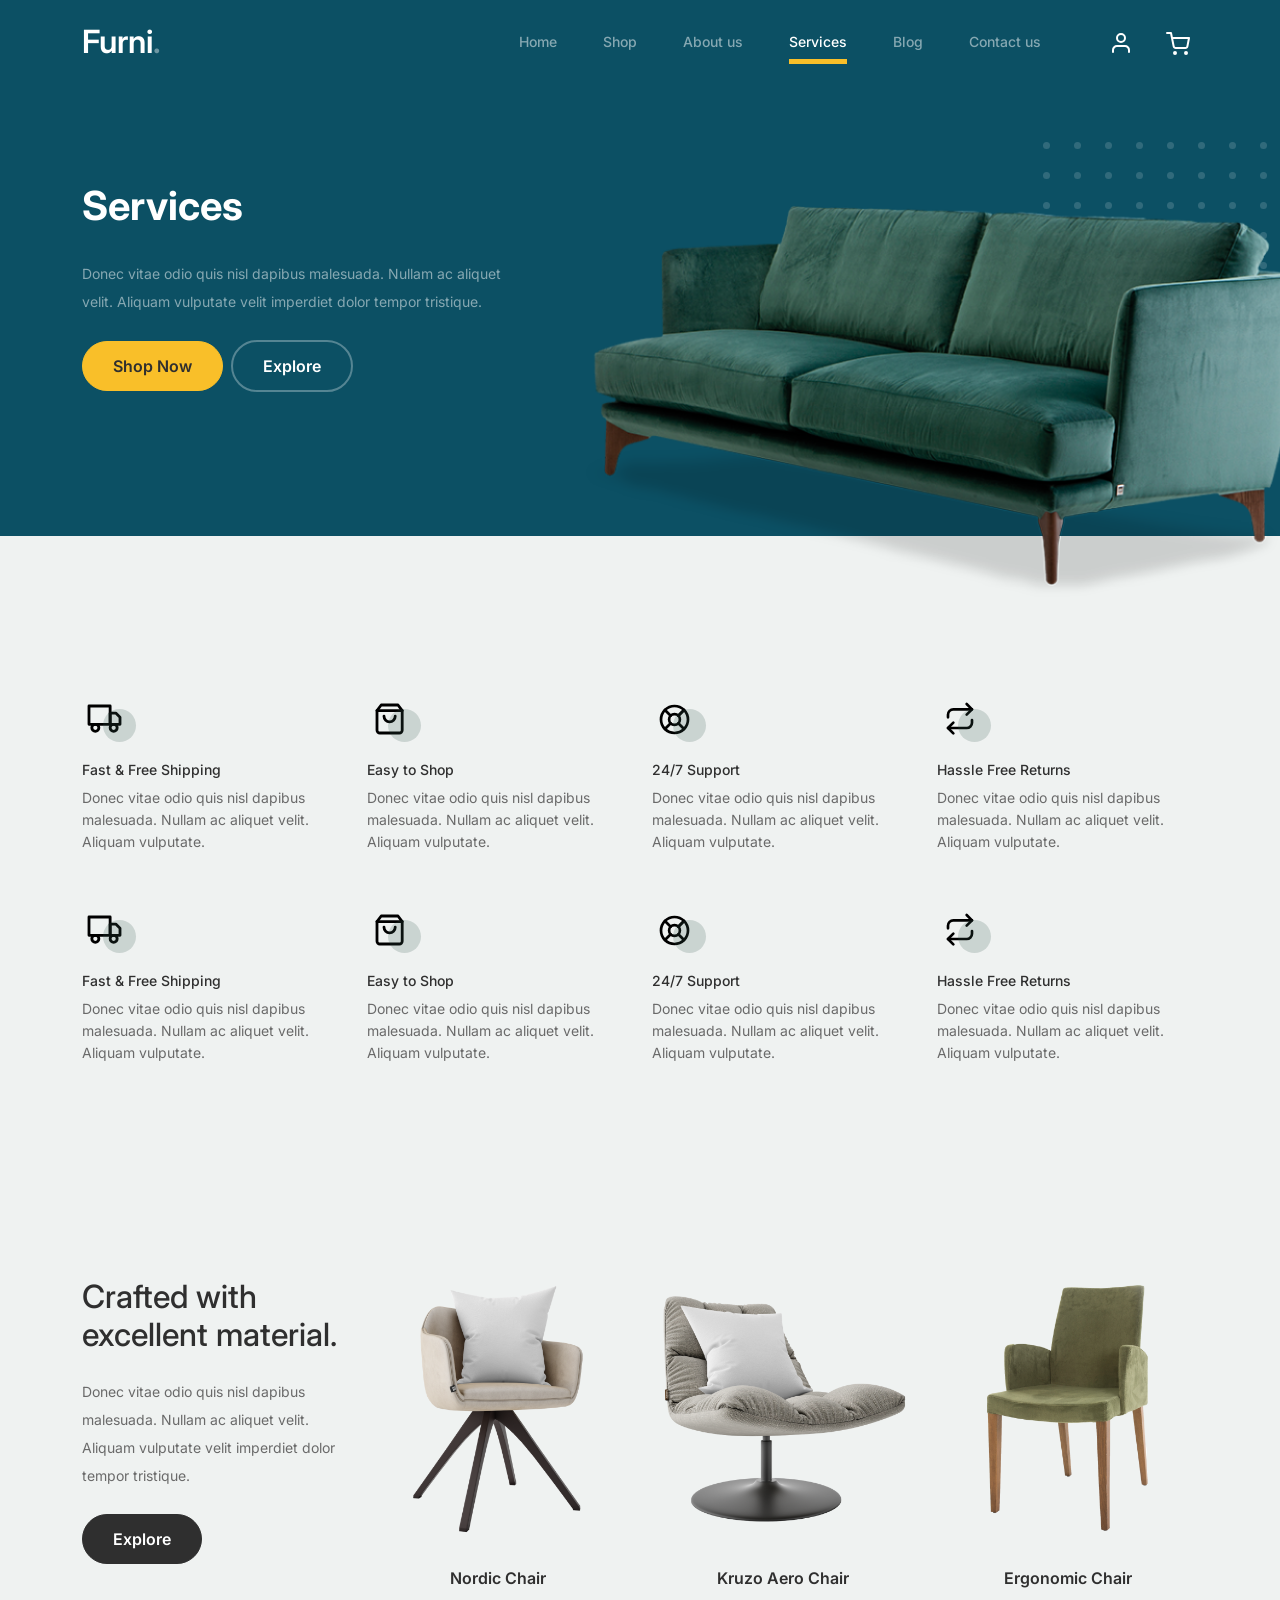
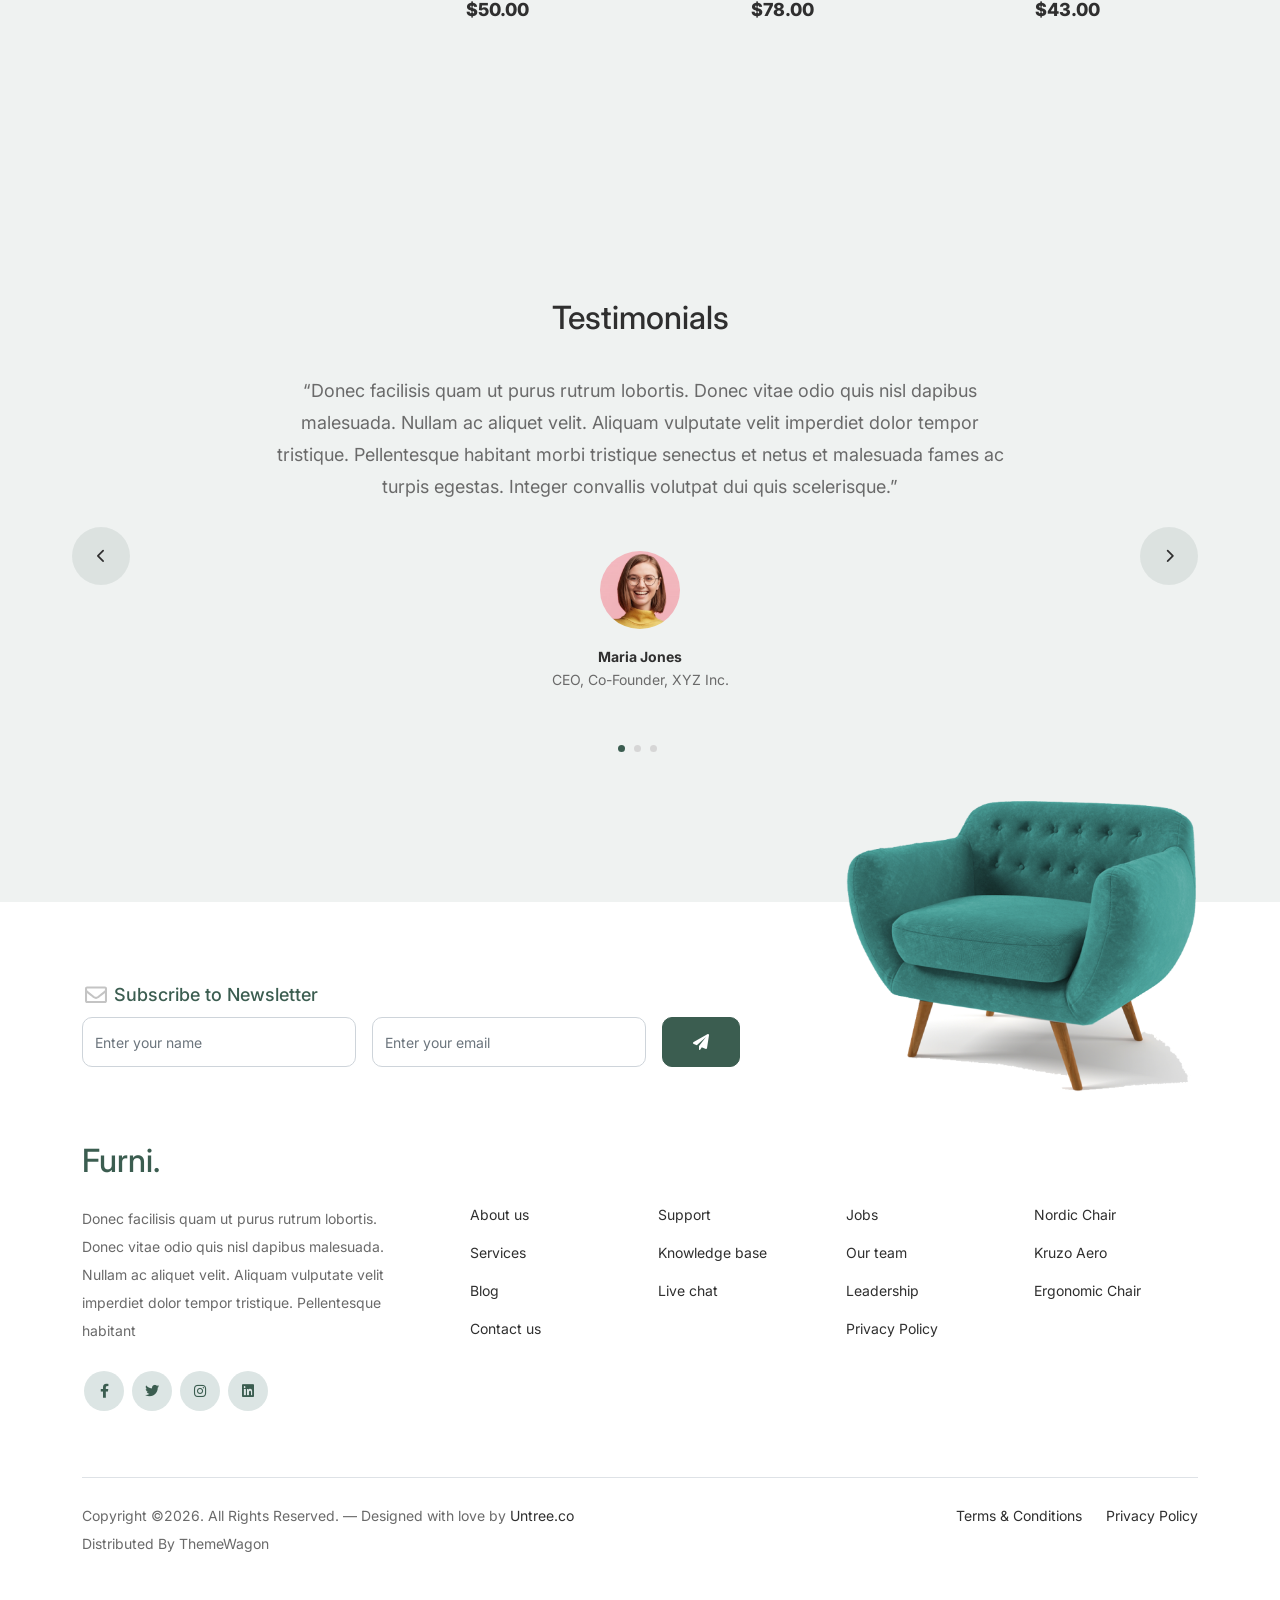
<file: services.html>
<!-- /*
* Bootstrap 5
* Template Name: Furni
* Template Author: Untree.co
* Template URI: https://untree.co/
* License: https://creativecommons.org/licenses/by/3.0/
*/ -->
<!doctype html>
<html lang="en">
<head>
  <meta charset="utf-8">
  <meta name="viewport" content="width=device-width, initial-scale=1, shrink-to-fit=no">
  <meta name="author" content="Untree.co">
  <link rel="shortcut icon" href="favicon.png">

  <meta name="description" content="" />
  <meta name="keywords" content="bootstrap, bootstrap4" />

		<!-- Bootstrap CSS -->
		<link href="css/bootstrap.min.css" rel="stylesheet">
		<link href="https://cdnjs.cloudflare.com/ajax/libs/font-awesome/6.0.0-beta3/css/all.min.css" rel="stylesheet">
		<link href="css/tiny-slider.css" rel="stylesheet">
		<link href="css/style.css" rel="stylesheet">
		<title>Furni Free Bootstrap 5 Template for Furniture and Interior Design Websites by Untree.co </title>
	</head>

	<body>

		<!-- Start Header/Navigation -->
		<nav class="custom-navbar navbar navbar navbar-expand-md navbar-dark bg-dark" arial-label="Furni navigation bar">

			<div class="container">
				<a class="navbar-brand" href="index.html">Furni<span>.</span></a>

				<button class="navbar-toggler" type="button" data-bs-toggle="collapse" data-bs-target="#navbarsFurni" aria-controls="navbarsFurni" aria-expanded="false" aria-label="Toggle navigation">
					<span class="navbar-toggler-icon"></span>
				</button>

				<div class="collapse navbar-collapse" id="navbarsFurni">
					<ul class="custom-navbar-nav navbar-nav ms-auto mb-2 mb-md-0">
						<li class="nav-item">
							<a class="nav-link" href="index.html">Home</a>
						</li>
						<li><a class="nav-link" href="shop.html">Shop</a></li>
						<li><a class="nav-link" href="about.html">About us</a></li>
						<li class="active"><a class="nav-link" href="services.html">Services</a></li>
						<li><a class="nav-link" href="blog.html">Blog</a></li>
						<li><a class="nav-link" href="contact.html">Contact us</a></li>
					</ul>

					<ul class="custom-navbar-cta navbar-nav mb-2 mb-md-0 ms-5">
						<li><a class="nav-link" href="#"><img src="images/user.svg"></a></li>
						<li><a class="nav-link" href="cart.html"><img src="images/cart.svg"></a></li>
					</ul>
				</div>
			</div>
				
		</nav>
		<!-- End Header/Navigation -->

		<!-- Start Hero Section -->
			<div class="hero">
				<div class="container">
					<div class="row justify-content-between">
						<div class="col-lg-5">
							<div class="intro-excerpt">
								<h1>Services</h1>
								<p class="mb-4">Donec vitae odio quis nisl dapibus malesuada. Nullam ac aliquet velit. Aliquam vulputate velit imperdiet dolor tempor tristique.</p>
								<p><a href="" class="btn btn-secondary me-2">Shop Now</a><a href="#" class="btn btn-white-outline">Explore</a></p>
							</div>
						</div>
						<div class="col-lg-7">
							<div class="hero-img-wrap">
								<img src="images/couch.png" class="img-fluid">
							</div>
						</div>
					</div>
				</div>
			</div>
		<!-- End Hero Section -->

		

		<!-- Start Why Choose Us Section -->
		<div class="why-choose-section">
			<div class="container">
				
				
				<div class="row my-5">
					<div class="col-6 col-md-6 col-lg-3 mb-4">
						<div class="feature">
							<div class="icon">
								<img src="images/truck.svg" alt="Image" class="imf-fluid">
							</div>
							<h3>Fast &amp; Free Shipping</h3>
							<p>Donec vitae odio quis nisl dapibus malesuada. Nullam ac aliquet velit. Aliquam vulputate.</p>
						</div>
					</div>

					<div class="col-6 col-md-6 col-lg-3 mb-4">
						<div class="feature">
							<div class="icon">
								<img src="images/bag.svg" alt="Image" class="imf-fluid">
							</div>
							<h3>Easy to Shop</h3>
							<p>Donec vitae odio quis nisl dapibus malesuada. Nullam ac aliquet velit. Aliquam vulputate.</p>
						</div>
					</div>

					<div class="col-6 col-md-6 col-lg-3 mb-4">
						<div class="feature">
							<div class="icon">
								<img src="images/support.svg" alt="Image" class="imf-fluid">
							</div>
							<h3>24/7 Support</h3>
							<p>Donec vitae odio quis nisl dapibus malesuada. Nullam ac aliquet velit. Aliquam vulputate.</p>
						</div>
					</div>

					<div class="col-6 col-md-6 col-lg-3 mb-4">
						<div class="feature">
							<div class="icon">
								<img src="images/return.svg" alt="Image" class="imf-fluid">
							</div>
							<h3>Hassle Free Returns</h3>
							<p>Donec vitae odio quis nisl dapibus malesuada. Nullam ac aliquet velit. Aliquam vulputate.</p>
						</div>
					</div>

					<div class="col-6 col-md-6 col-lg-3 mb-4">
						<div class="feature">
							<div class="icon">
								<img src="images/truck.svg" alt="Image" class="imf-fluid">
							</div>
							<h3>Fast &amp; Free Shipping</h3>
							<p>Donec vitae odio quis nisl dapibus malesuada. Nullam ac aliquet velit. Aliquam vulputate.</p>
						</div>
					</div>

					<div class="col-6 col-md-6 col-lg-3 mb-4">
						<div class="feature">
							<div class="icon">
								<img src="images/bag.svg" alt="Image" class="imf-fluid">
							</div>
							<h3>Easy to Shop</h3>
							<p>Donec vitae odio quis nisl dapibus malesuada. Nullam ac aliquet velit. Aliquam vulputate.</p>
						</div>
					</div>

					<div class="col-6 col-md-6 col-lg-3 mb-4">
						<div class="feature">
							<div class="icon">
								<img src="images/support.svg" alt="Image" class="imf-fluid">
							</div>
							<h3>24/7 Support</h3>
							<p>Donec vitae odio quis nisl dapibus malesuada. Nullam ac aliquet velit. Aliquam vulputate.</p>
						</div>
					</div>

					<div class="col-6 col-md-6 col-lg-3 mb-4">
						<div class="feature">
							<div class="icon">
								<img src="images/return.svg" alt="Image" class="imf-fluid">
							</div>
							<h3>Hassle Free Returns</h3>
							<p>Donec vitae odio quis nisl dapibus malesuada. Nullam ac aliquet velit. Aliquam vulputate.</p>
						</div>
					</div>

				</div>
			
			</div>
		</div>
		<!-- End Why Choose Us Section -->

		<!-- Start Product Section -->
		<div class="product-section pt-0">
			<div class="container">
				<div class="row">

					<!-- Start Column 1 -->
					<div class="col-md-12 col-lg-3 mb-5 mb-lg-0">
						<h2 class="mb-4 section-title">Crafted with excellent material.</h2>
						<p class="mb-4">Donec vitae odio quis nisl dapibus malesuada. Nullam ac aliquet velit. Aliquam vulputate velit imperdiet dolor tempor tristique. </p>
						<p><a href="#" class="btn">Explore</a></p>
					</div> 
					<!-- End Column 1 -->

					<!-- Start Column 2 -->
					<div class="col-12 col-md-4 col-lg-3 mb-5 mb-md-0">
						<a class="product-item" href="#">
							<img src="images/product-1.png" class="img-fluid product-thumbnail">
							<h3 class="product-title">Nordic Chair</h3>
							<strong class="product-price">$50.00</strong>

							<span class="icon-cross">
								<img src="images/cross.svg" class="img-fluid">
							</span>
						</a>
					</div> 
					<!-- End Column 2 -->

					<!-- Start Column 3 -->
					<div class="col-12 col-md-4 col-lg-3 mb-5 mb-md-0">
						<a class="product-item" href="#">
							<img src="images/product-2.png" class="img-fluid product-thumbnail">
							<h3 class="product-title">Kruzo Aero Chair</h3>
							<strong class="product-price">$78.00</strong>

							<span class="icon-cross">
								<img src="images/cross.svg" class="img-fluid">
							</span>
						</a>
					</div>
					<!-- End Column 3 -->

					<!-- Start Column 4 -->
					<div class="col-12 col-md-4 col-lg-3 mb-5 mb-md-0">
						<a class="product-item" href="#">
							<img src="images/product-3.png" class="img-fluid product-thumbnail">
							<h3 class="product-title">Ergonomic Chair</h3>
							<strong class="product-price">$43.00</strong>

							<span class="icon-cross">
								<img src="images/cross.svg" class="img-fluid">
							</span>
						</a>
					</div>
					<!-- End Column 4 -->

				</div>
			</div>
		</div>
		<!-- End Product Section -->

		

		<!-- Start Testimonial Slider -->
		<div class="testimonial-section before-footer-section">
			<div class="container">
				<div class="row">
					<div class="col-lg-7 mx-auto text-center">
						<h2 class="section-title">Testimonials</h2>
					</div>
				</div>

				<div class="row justify-content-center">
					<div class="col-lg-12">
						<div class="testimonial-slider-wrap text-center">

							<div id="testimonial-nav">
								<span class="prev" data-controls="prev"><span class="fa fa-chevron-left"></span></span>
								<span class="next" data-controls="next"><span class="fa fa-chevron-right"></span></span>
							</div>

							<div class="testimonial-slider">
								
								<div class="item">
									<div class="row justify-content-center">
										<div class="col-lg-8 mx-auto">

											<div class="testimonial-block text-center">
												<blockquote class="mb-5">
													<p>&ldquo;Donec facilisis quam ut purus rutrum lobortis. Donec vitae odio quis nisl dapibus malesuada. Nullam ac aliquet velit. Aliquam vulputate velit imperdiet dolor tempor tristique. Pellentesque habitant morbi tristique senectus et netus et malesuada fames ac turpis egestas. Integer convallis volutpat dui quis scelerisque.&rdquo;</p>
												</blockquote>

												<div class="author-info">
													<div class="author-pic">
														<img src="images/person-1.png" alt="Maria Jones" class="img-fluid">
													</div>
													<h3 class="font-weight-bold">Maria Jones</h3>
													<span class="position d-block mb-3">CEO, Co-Founder, XYZ Inc.</span>
												</div>
											</div>

										</div>
									</div>
								</div> 
								<!-- END item -->

								<div class="item">
									<div class="row justify-content-center">
										<div class="col-lg-8 mx-auto">

											<div class="testimonial-block text-center">
												<blockquote class="mb-5">
													<p>&ldquo;Donec facilisis quam ut purus rutrum lobortis. Donec vitae odio quis nisl dapibus malesuada. Nullam ac aliquet velit. Aliquam vulputate velit imperdiet dolor tempor tristique. Pellentesque habitant morbi tristique senectus et netus et malesuada fames ac turpis egestas. Integer convallis volutpat dui quis scelerisque.&rdquo;</p>
												</blockquote>

												<div class="author-info">
													<div class="author-pic">
														<img src="images/person-1.png" alt="Maria Jones" class="img-fluid">
													</div>
													<h3 class="font-weight-bold">Maria Jones</h3>
													<span class="position d-block mb-3">CEO, Co-Founder, XYZ Inc.</span>
												</div>
											</div>

										</div>
									</div>
								</div> 
								<!-- END item -->

								<div class="item">
									<div class="row justify-content-center">
										<div class="col-lg-8 mx-auto">

											<div class="testimonial-block text-center">
												<blockquote class="mb-5">
													<p>&ldquo;Donec facilisis quam ut purus rutrum lobortis. Donec vitae odio quis nisl dapibus malesuada. Nullam ac aliquet velit. Aliquam vulputate velit imperdiet dolor tempor tristique. Pellentesque habitant morbi tristique senectus et netus et malesuada fames ac turpis egestas. Integer convallis volutpat dui quis scelerisque.&rdquo;</p>
												</blockquote>

												<div class="author-info">
													<div class="author-pic">
														<img src="images/person-1.png" alt="Maria Jones" class="img-fluid">
													</div>
													<h3 class="font-weight-bold">Maria Jones</h3>
													<span class="position d-block mb-3">CEO, Co-Founder, XYZ Inc.</span>
												</div>
											</div>

										</div>
									</div>
								</div> 
								<!-- END item -->

							</div>

						</div>
					</div>
				</div>
			</div>
		</div>
		<!-- End Testimonial Slider -->

		

		<!-- Start Footer Section -->
		<footer class="footer-section">
			<div class="container relative">

				<div class="sofa-img">
					<img src="images/sofa.png" alt="Image" class="img-fluid">
				</div>

				<div class="row">
					<div class="col-lg-8">
						<div class="subscription-form">
							<h3 class="d-flex align-items-center"><span class="me-1"><img src="images/envelope-outline.svg" alt="Image" class="img-fluid"></span><span>Subscribe to Newsletter</span></h3>

							<form action="#" class="row g-3">
								<div class="col-auto">
									<input type="text" class="form-control" placeholder="Enter your name">
								</div>
								<div class="col-auto">
									<input type="email" class="form-control" placeholder="Enter your email">
								</div>
								<div class="col-auto">
									<button class="btn btn-primary">
										<span class="fa fa-paper-plane"></span>
									</button>
								</div>
							</form>

						</div>
					</div>
				</div>

				<div class="row g-5 mb-5">
					<div class="col-lg-4">
						<div class="mb-4 footer-logo-wrap"><a href="#" class="footer-logo">Furni<span>.</span></a></div>
						<p class="mb-4">Donec facilisis quam ut purus rutrum lobortis. Donec vitae odio quis nisl dapibus malesuada. Nullam ac aliquet velit. Aliquam vulputate velit imperdiet dolor tempor tristique. Pellentesque habitant</p>

						<ul class="list-unstyled custom-social">
							<li><a href="#"><span class="fa fa-brands fa-facebook-f"></span></a></li>
							<li><a href="#"><span class="fa fa-brands fa-twitter"></span></a></li>
							<li><a href="#"><span class="fa fa-brands fa-instagram"></span></a></li>
							<li><a href="#"><span class="fa fa-brands fa-linkedin"></span></a></li>
						</ul>
					</div>

					<div class="col-lg-8">
						<div class="row links-wrap">
							<div class="col-6 col-sm-6 col-md-3">
								<ul class="list-unstyled">
									<li><a href="#">About us</a></li>
									<li><a href="#">Services</a></li>
									<li><a href="#">Blog</a></li>
									<li><a href="#">Contact us</a></li>
								</ul>
							</div>

							<div class="col-6 col-sm-6 col-md-3">
								<ul class="list-unstyled">
									<li><a href="#">Support</a></li>
									<li><a href="#">Knowledge base</a></li>
									<li><a href="#">Live chat</a></li>
								</ul>
							</div>

							<div class="col-6 col-sm-6 col-md-3">
								<ul class="list-unstyled">
									<li><a href="#">Jobs</a></li>
									<li><a href="#">Our team</a></li>
									<li><a href="#">Leadership</a></li>
									<li><a href="#">Privacy Policy</a></li>
								</ul>
							</div>

							<div class="col-6 col-sm-6 col-md-3">
								<ul class="list-unstyled">
									<li><a href="#">Nordic Chair</a></li>
									<li><a href="#">Kruzo Aero</a></li>
									<li><a href="#">Ergonomic Chair</a></li>
								</ul>
							</div>
						</div>
					</div>

				</div>

				<div class="border-top copyright">
					<div class="row pt-4">
						<div class="col-lg-6">
							<p class="mb-2 text-center text-lg-start">Copyright &copy;<script>document.write(new Date().getFullYear());</script>. All Rights Reserved. &mdash; Designed with love by <a href="https://untree.co">Untree.co</a> Distributed By <a hreff="https://themewagon.com">ThemeWagon</a> <!-- License information: https://untree.co/license/ -->
            </p>
						</div>

						<div class="col-lg-6 text-center text-lg-end">
							<ul class="list-unstyled d-inline-flex ms-auto">
								<li class="me-4"><a href="#">Terms &amp; Conditions</a></li>
								<li><a href="#">Privacy Policy</a></li>
							</ul>
						</div>

					</div>
				</div>

			</div>
		</footer>
		<!-- End Footer Section -->	


		<script src="js/bootstrap.bundle.min.js"></script>
		<script src="js/tiny-slider.js"></script>
		<script src="js/custom.js"></script>
	</body>

</html>
</file>
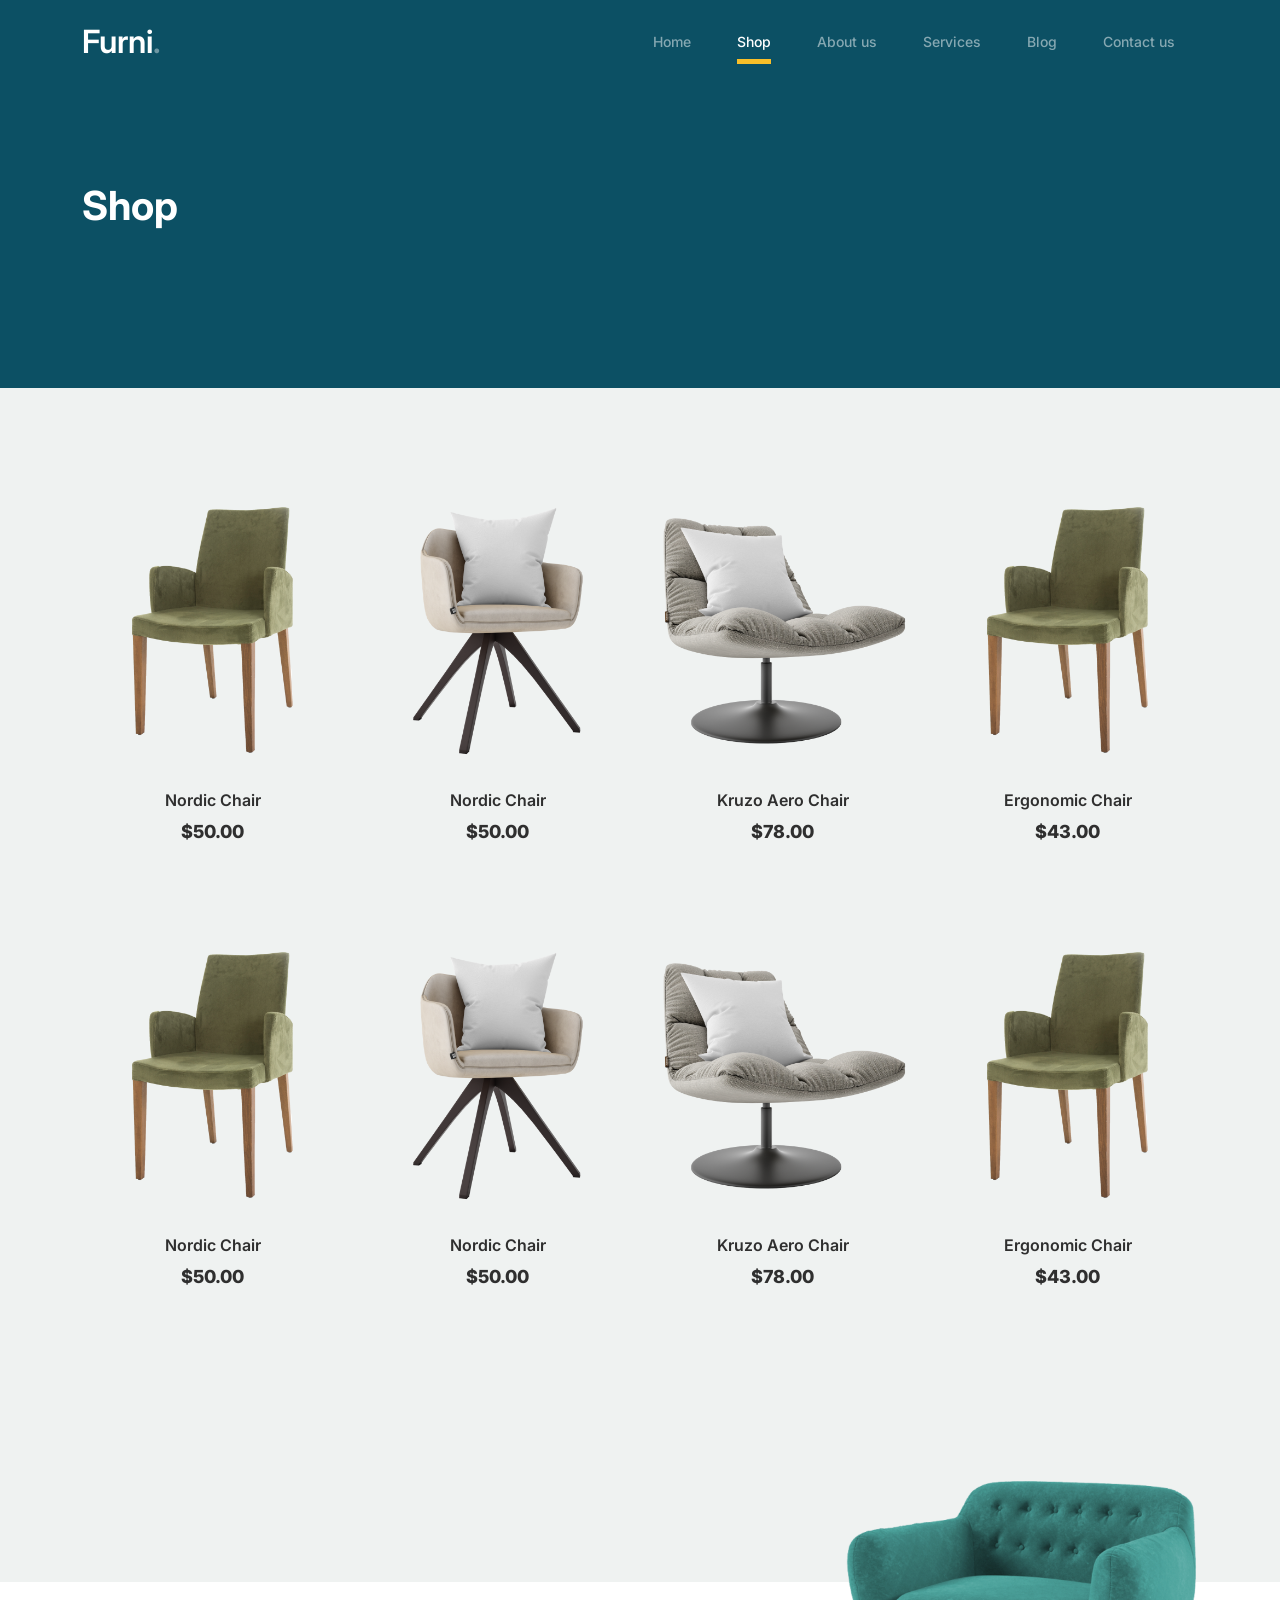
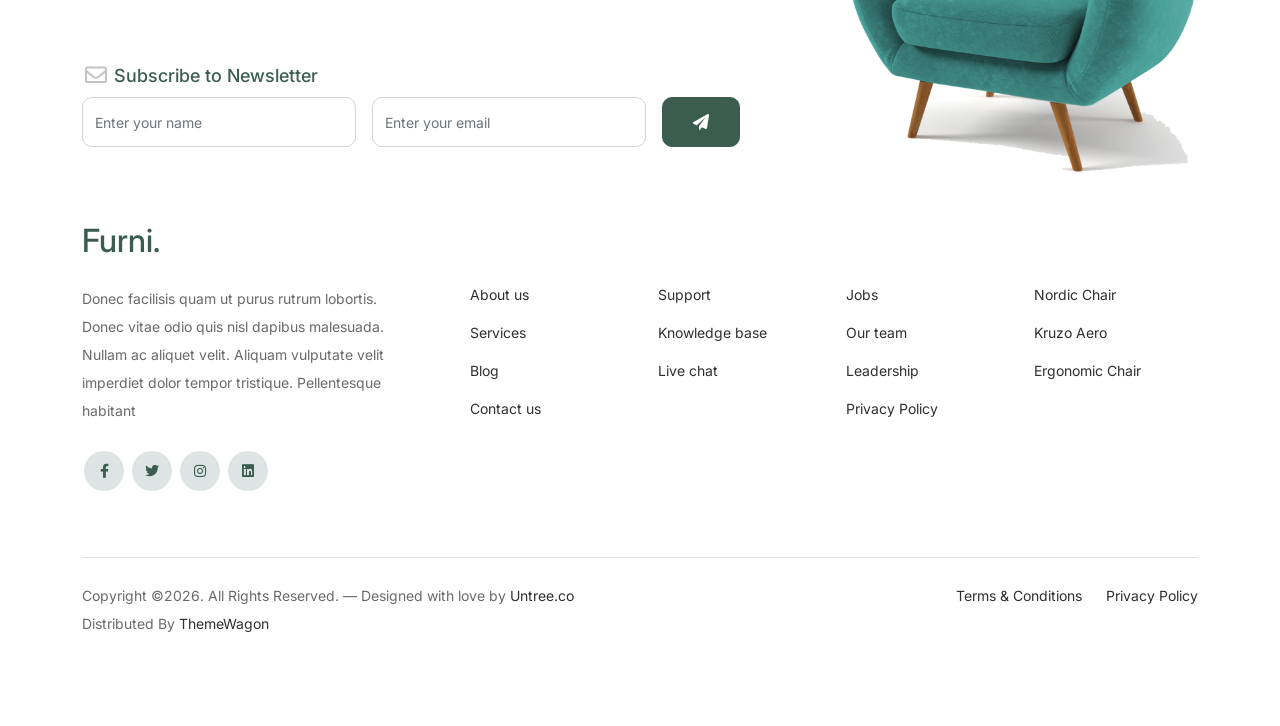
<file: shop.html>
<!-- /*
* Bootstrap 5
* Template Name: Furni
* Template Author: Untree.co
* Template URI: https://untree.co/
* License: https://creativecommons.org/licenses/by/3.0/
*/ -->
<!doctype html>
<html lang="en">
<head>
  <meta charset="utf-8">
  <meta name="viewport" content="width=device-width, initial-scale=1, shrink-to-fit=no">
  <meta name="author" content="Untree.co">
  <link rel="shortcut icon" href="favicon.png">

  <meta name="description" content="" />
  <meta name="keywords" content="bootstrap, bootstrap4" />

		<!-- Bootstrap CSS -->
		<link href="css/bootstrap.min.css" rel="stylesheet">
		<link href="https://cdnjs.cloudflare.com/ajax/libs/font-awesome/6.0.0-beta3/css/all.min.css" rel="stylesheet">
		<link href="css/tiny-slider.css" rel="stylesheet">
		<link href="css/style.css" rel="stylesheet">
		<title>Furni Free Bootstrap 5 Template for Furniture and Interior Design Websites by Untree.co </title>
	</head>

	<body>

		<!-- Start Header/Navigation -->
		<nav class="custom-navbar navbar navbar navbar-expand-md navbar-dark bg-dark" arial-label="Furni navigation bar">

			<div class="container">
				<a class="navbar-brand" href="index.html">Furni<span>.</span></a>

				<button class="navbar-toggler" type="button" data-bs-toggle="collapse" data-bs-target="#navbarsFurni" aria-controls="navbarsFurni" aria-expanded="false" aria-label="Toggle navigation">
					<span class="navbar-toggler-icon"></span>
				</button>

				<div class="collapse navbar-collapse" id="navbarsFurni">
					<ul class="custom-navbar-nav navbar-nav ms-auto mb-2 mb-md-0">
						<li class="nav-item ">
							<a class="nav-link" href="index.html">Home</a>
						</li>
						<li class="active"><a class="nav-link" href="shop.html">Shop</a></li>
						<li><a class="nav-link" href="about.html">About us</a></li>
						<li><a class="nav-link" href="services.html">Services</a></li>
						<li><a class="nav-link" href="blog.html">Blog</a></li>
						<li><a class="nav-link" href="contact.html">Contact us</a></li>
					</ul>
				</div>
			</div>
				
		</nav>
		<!-- End Header/Navigation -->

		<!-- Start Hero Section -->
			<div class="hero">
				<div class="container">
					<div class="row justify-content-between">
						<div class="col-lg-5">
							<div class="intro-excerpt">
								<h1>Shop</h1>
							</div>
						</div>
						<div class="col-lg-7">
							
						</div>
					</div>
				</div>
			</div>
		<!-- End Hero Section -->

		

		<div class="untree_co-section product-section before-footer-section">
		    <div class="container">
		      	<div class="row">

		      		<!-- Start Column 1 -->
					<div class="col-12 col-md-4 col-lg-3 mb-5">
						<a class="product-item" href="#">
							<img src="images/product-3.png" class="img-fluid product-thumbnail">
							<h3 class="product-title">Nordic Chair</h3>
							<strong class="product-price">$50.00</strong>

							<span class="icon-cross">
								<img src="images/cross.svg" class="img-fluid">
							</span>
						</a>
					</div> 
					<!-- End Column 1 -->
						
					<!-- Start Column 2 -->
					<div class="col-12 col-md-4 col-lg-3 mb-5">
						<a class="product-item" href="#">
							<img src="images/product-1.png" class="img-fluid product-thumbnail">
							<h3 class="product-title">Nordic Chair</h3>
							<strong class="product-price">$50.00</strong>

							<span class="icon-cross">
								<img src="images/cross.svg" class="img-fluid">
							</span>
						</a>
					</div> 
					<!-- End Column 2 -->

					<!-- Start Column 3 -->
					<div class="col-12 col-md-4 col-lg-3 mb-5">
						<a class="product-item" href="#">
							<img src="images/product-2.png" class="img-fluid product-thumbnail">
							<h3 class="product-title">Kruzo Aero Chair</h3>
							<strong class="product-price">$78.00</strong>

							<span class="icon-cross">
								<img src="images/cross.svg" class="img-fluid">
							</span>
						</a>
					</div>
					<!-- End Column 3 -->

					<!-- Start Column 4 -->
					<div class="col-12 col-md-4 col-lg-3 mb-5">
						<a class="product-item" href="#">
							<img src="images/product-3.png" class="img-fluid product-thumbnail">
							<h3 class="product-title">Ergonomic Chair</h3>
							<strong class="product-price">$43.00</strong>

							<span class="icon-cross">
								<img src="images/cross.svg" class="img-fluid">
							</span>
						</a>
					</div>
					<!-- End Column 4 -->


					<!-- Start Column 1 -->
					<div class="col-12 col-md-4 col-lg-3 mb-5">
						<a class="product-item" href="#">
							<img src="images/product-3.png" class="img-fluid product-thumbnail">
							<h3 class="product-title">Nordic Chair</h3>
							<strong class="product-price">$50.00</strong>

							<span class="icon-cross">
								<img src="images/cross.svg" class="img-fluid">
							</span>
						</a>
					</div> 
					<!-- End Column 1 -->
						
					<!-- Start Column 2 -->
					<div class="col-12 col-md-4 col-lg-3 mb-5">
						<a class="product-item" href="#">
							<img src="images/product-1.png" class="img-fluid product-thumbnail">
							<h3 class="product-title">Nordic Chair</h3>
							<strong class="product-price">$50.00</strong>

							<span class="icon-cross">
								<img src="images/cross.svg" class="img-fluid">
							</span>
						</a>
					</div> 
					<!-- End Column 2 -->

					<!-- Start Column 3 -->
					<div class="col-12 col-md-4 col-lg-3 mb-5">
						<a class="product-item" href="#">
							<img src="images/product-2.png" class="img-fluid product-thumbnail">
							<h3 class="product-title">Kruzo Aero Chair</h3>
							<strong class="product-price">$78.00</strong>

							<span class="icon-cross">
								<img src="images/cross.svg" class="img-fluid">
							</span>
						</a>
					</div>
					<!-- End Column 3 -->

					<!-- Start Column 4 -->
					<div class="col-12 col-md-4 col-lg-3 mb-5">
						<a class="product-item" href="#">
							<img src="images/product-3.png" class="img-fluid product-thumbnail">
							<h3 class="product-title">Ergonomic Chair</h3>
							<strong class="product-price">$43.00</strong>

							<span class="icon-cross">
								<img src="images/cross.svg" class="img-fluid">
							</span>
						</a>
					</div>
					<!-- End Column 4 -->

		      	</div>
		    </div>
		</div>


		<!-- Start Footer Section -->
		<footer class="footer-section">
			<div class="container relative">

				<div class="sofa-img">
					<img src="images/sofa.png" alt="Image" class="img-fluid">
				</div>

				<div class="row">
					<div class="col-lg-8">
						<div class="subscription-form">
							<h3 class="d-flex align-items-center"><span class="me-1"><img src="images/envelope-outline.svg" alt="Image" class="img-fluid"></span><span>Subscribe to Newsletter</span></h3>

							<form action="#" class="row g-3">
								<div class="col-auto">
									<input type="text" class="form-control" placeholder="Enter your name">
								</div>
								<div class="col-auto">
									<input type="email" class="form-control" placeholder="Enter your email">
								</div>
								<div class="col-auto">
									<button class="btn btn-primary">
										<span class="fa fa-paper-plane"></span>
									</button>
								</div>
							</form>

						</div>
					</div>
				</div>

				<div class="row g-5 mb-5">
					<div class="col-lg-4">
						<div class="mb-4 footer-logo-wrap"><a href="#" class="footer-logo">Furni<span>.</span></a></div>
						<p class="mb-4">Donec facilisis quam ut purus rutrum lobortis. Donec vitae odio quis nisl dapibus malesuada. Nullam ac aliquet velit. Aliquam vulputate velit imperdiet dolor tempor tristique. Pellentesque habitant</p>

						<ul class="list-unstyled custom-social">
							<li><a href="#"><span class="fa fa-brands fa-facebook-f"></span></a></li>
							<li><a href="#"><span class="fa fa-brands fa-twitter"></span></a></li>
							<li><a href="#"><span class="fa fa-brands fa-instagram"></span></a></li>
							<li><a href="#"><span class="fa fa-brands fa-linkedin"></span></a></li>
						</ul>
					</div>

					<div class="col-lg-8">
						<div class="row links-wrap">
							<div class="col-6 col-sm-6 col-md-3">
								<ul class="list-unstyled">
									<li><a href="#">About us</a></li>
									<li><a href="#">Services</a></li>
									<li><a href="#">Blog</a></li>
									<li><a href="#">Contact us</a></li>
								</ul>
							</div>

							<div class="col-6 col-sm-6 col-md-3">
								<ul class="list-unstyled">
									<li><a href="#">Support</a></li>
									<li><a href="#">Knowledge base</a></li>
									<li><a href="#">Live chat</a></li>
								</ul>
							</div>

							<div class="col-6 col-sm-6 col-md-3">
								<ul class="list-unstyled">
									<li><a href="#">Jobs</a></li>
									<li><a href="#">Our team</a></li>
									<li><a href="#">Leadership</a></li>
									<li><a href="#">Privacy Policy</a></li>
								</ul>
							</div>

							<div class="col-6 col-sm-6 col-md-3">
								<ul class="list-unstyled">
									<li><a href="#">Nordic Chair</a></li>
									<li><a href="#">Kruzo Aero</a></li>
									<li><a href="#">Ergonomic Chair</a></li>
								</ul>
							</div>
						</div>
					</div>

				</div>

				<div class="border-top copyright">
					<div class="row pt-4">
						<div class="col-lg-6">
							<p class="mb-2 text-center text-lg-start">Copyright &copy;<script>document.write(new Date().getFullYear());</script>. All Rights Reserved. &mdash; Designed with love by <a href="https://untree.co">Untree.co</a>  Distributed By <a href="https://themewagon.com">ThemeWagon</a> <!-- License information: https://untree.co/license/ -->
            </p>
						</div>

						<div class="col-lg-6 text-center text-lg-end">
							<ul class="list-unstyled d-inline-flex ms-auto">
								<li class="me-4"><a href="#">Terms &amp; Conditions</a></li>
								<li><a href="#">Privacy Policy</a></li>
							</ul>
						</div>

					</div>
				</div>

			</div>
		</footer>
		<!-- End Footer Section -->	


		<script src="js/bootstrap.bundle.min.js"></script>
		<script src="js/tiny-slider.js"></script>
		<script src="js/custom.js"></script>
	</body>

</html>
</file>
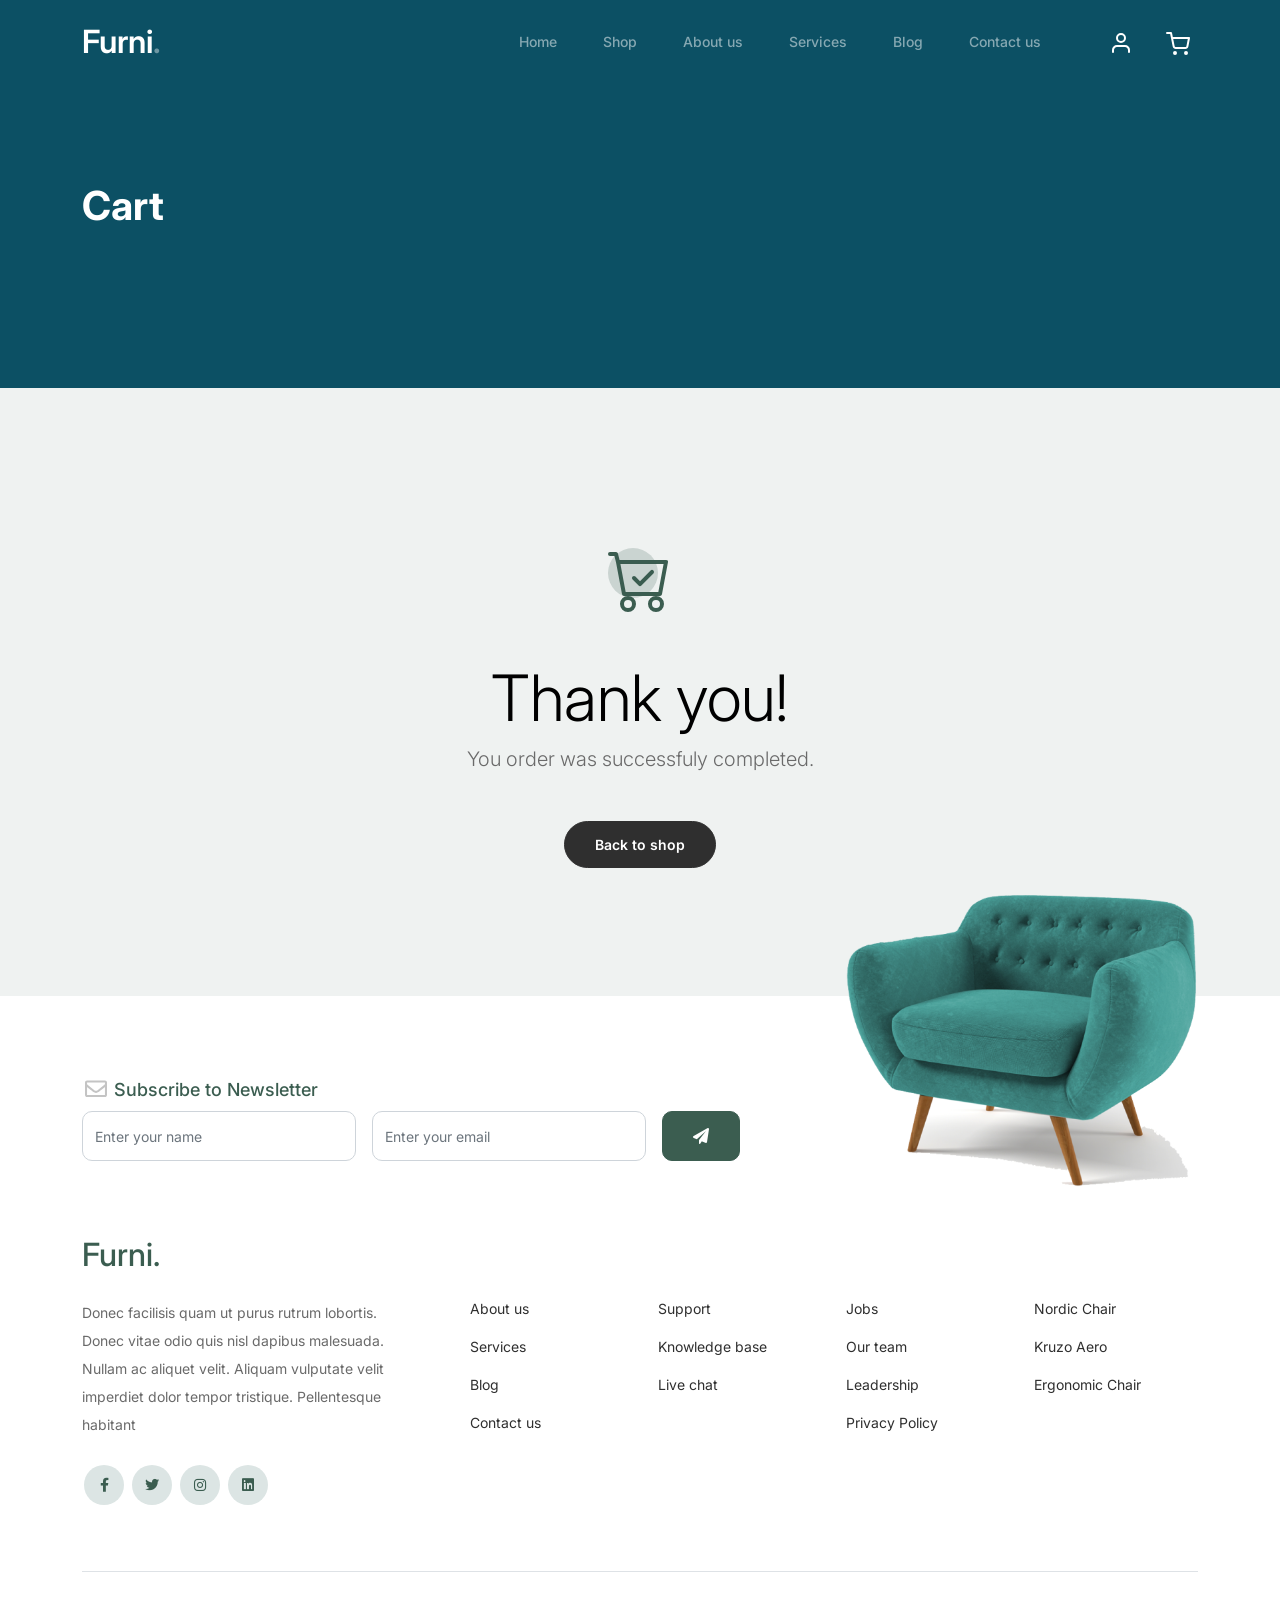
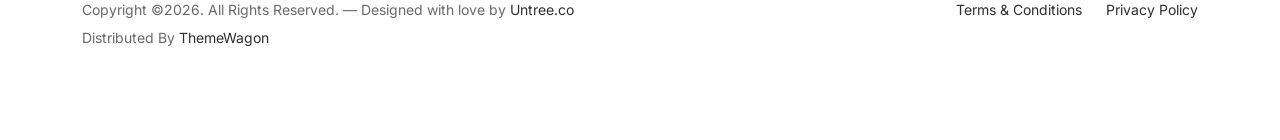
<file: thankyou.html>
<!-- /*
* Bootstrap 5
* Template Name: Furni
* Template Author: Untree.co
* Template URI: https://untree.co/
* License: https://creativecommons.org/licenses/by/3.0/
*/ -->
<!doctype html>
<html lang="en">
<head>
  <meta charset="utf-8">
  <meta name="viewport" content="width=device-width, initial-scale=1, shrink-to-fit=no">
  <meta name="author" content="Untree.co">
  <link rel="shortcut icon" href="favicon.png">

  <meta name="description" content="" />
  <meta name="keywords" content="bootstrap, bootstrap4" />

		<!-- Bootstrap CSS -->
		<link href="css/bootstrap.min.css" rel="stylesheet">
		<link href="https://cdnjs.cloudflare.com/ajax/libs/font-awesome/6.0.0-beta3/css/all.min.css" rel="stylesheet">
		<link href="css/tiny-slider.css" rel="stylesheet">
		<link href="css/style.css" rel="stylesheet">
		<title>Furni Free Bootstrap 5 Template for Furniture and Interior Design Websites by Untree.co </title>
	</head>

	<body>

		<!-- Start Header/Navigation -->
		<nav class="custom-navbar navbar navbar navbar-expand-md navbar-dark bg-dark" arial-label="Furni navigation bar">

			<div class="container">
				<a class="navbar-brand" href="index.html">Furni<span>.</span></a>

				<button class="navbar-toggler" type="button" data-bs-toggle="collapse" data-bs-target="#navbarsFurni" aria-controls="navbarsFurni" aria-expanded="false" aria-label="Toggle navigation">
					<span class="navbar-toggler-icon"></span>
				</button>

				<div class="collapse navbar-collapse" id="navbarsFurni">
					<ul class="custom-navbar-nav navbar-nav ms-auto mb-2 mb-md-0">
						<li class="nav-item ">
							<a class="nav-link" href="index.html">Home</a>
						</li>
						<li><a class="nav-link" href="shop.html">Shop</a></li>
						<li><a class="nav-link" href="about.html">About us</a></li>
						<li><a class="nav-link" href="services.html">Services</a></li>
						<li><a class="nav-link" href="blog.html">Blog</a></li>
						<li><a class="nav-link" href="contact.html">Contact us</a></li>
					</ul>

					<ul class="custom-navbar-cta navbar-nav mb-2 mb-md-0 ms-5">
						<li><a class="nav-link" href="#"><img src="images/user.svg"></a></li>
						<li><a class="nav-link" href="cart.html"><img src="images/cart.svg"></a></li>
					</ul>
				</div>
			</div>
				
		</nav>
		<!-- End Header/Navigation -->

		<!-- Start Hero Section -->
			<div class="hero">
				<div class="container">
					<div class="row justify-content-between">
						<div class="col-lg-5">
							<div class="intro-excerpt">
								<h1>Cart</h1>
							</div>
						</div>
						<div class="col-lg-7">
							
						</div>
					</div>
				</div>
			</div>
		<!-- End Hero Section -->

		

		<div class="untree_co-section">
    <div class="container">
      <div class="row">
        <div class="col-md-12 text-center pt-5">
          <span class="display-3 thankyou-icon text-primary">
            <svg width="1em" height="1em" viewBox="0 0 16 16" class="bi bi-cart-check mb-5" fill="currentColor" xmlns="http://www.w3.org/2000/svg">
              <path fill-rule="evenodd" d="M11.354 5.646a.5.5 0 0 1 0 .708l-3 3a.5.5 0 0 1-.708 0l-1.5-1.5a.5.5 0 1 1 .708-.708L8 8.293l2.646-2.647a.5.5 0 0 1 .708 0z"/>
              <path fill-rule="evenodd" d="M0 1.5A.5.5 0 0 1 .5 1H2a.5.5 0 0 1 .485.379L2.89 3H14.5a.5.5 0 0 1 .491.592l-1.5 8A.5.5 0 0 1 13 12H4a.5.5 0 0 1-.491-.408L2.01 3.607 1.61 2H.5a.5.5 0 0 1-.5-.5zM3.102 4l1.313 7h8.17l1.313-7H3.102zM5 12a2 2 0 1 0 0 4 2 2 0 0 0 0-4zm7 0a2 2 0 1 0 0 4 2 2 0 0 0 0-4zm-7 1a1 1 0 1 0 0 2 1 1 0 0 0 0-2zm7 0a1 1 0 1 0 0 2 1 1 0 0 0 0-2z"/>
            </svg>
          </span>
          <h2 class="display-3 text-black">Thank you!</h2>
          <p class="lead mb-5">You order was successfuly completed.</p>
          <p><a href="shop.html" class="btn btn-sm btn-outline-black">Back to shop</a></p>
        </div>
      </div>
    </div>
  </div>

		<!-- Start Footer Section -->
		<footer class="footer-section">
			<div class="container relative">

				<div class="sofa-img">
					<img src="images/sofa.png" alt="Image" class="img-fluid">
				</div>

				<div class="row">
					<div class="col-lg-8">
						<div class="subscription-form">
							<h3 class="d-flex align-items-center"><span class="me-1"><img src="images/envelope-outline.svg" alt="Image" class="img-fluid"></span><span>Subscribe to Newsletter</span></h3>

							<form action="#" class="row g-3">
								<div class="col-auto">
									<input type="text" class="form-control" placeholder="Enter your name">
								</div>
								<div class="col-auto">
									<input type="email" class="form-control" placeholder="Enter your email">
								</div>
								<div class="col-auto">
									<button class="btn btn-primary">
										<span class="fa fa-paper-plane"></span>
									</button>
								</div>
							</form>

						</div>
					</div>
				</div>

				<div class="row g-5 mb-5">
					<div class="col-lg-4">
						<div class="mb-4 footer-logo-wrap"><a href="#" class="footer-logo">Furni<span>.</span></a></div>
						<p class="mb-4">Donec facilisis quam ut purus rutrum lobortis. Donec vitae odio quis nisl dapibus malesuada. Nullam ac aliquet velit. Aliquam vulputate velit imperdiet dolor tempor tristique. Pellentesque habitant</p>

						<ul class="list-unstyled custom-social">
							<li><a href="#"><span class="fa fa-brands fa-facebook-f"></span></a></li>
							<li><a href="#"><span class="fa fa-brands fa-twitter"></span></a></li>
							<li><a href="#"><span class="fa fa-brands fa-instagram"></span></a></li>
							<li><a href="#"><span class="fa fa-brands fa-linkedin"></span></a></li>
						</ul>
					</div>

					<div class="col-lg-8">
						<div class="row links-wrap">
							<div class="col-6 col-sm-6 col-md-3">
								<ul class="list-unstyled">
									<li><a href="#">About us</a></li>
									<li><a href="#">Services</a></li>
									<li><a href="#">Blog</a></li>
									<li><a href="#">Contact us</a></li>
								</ul>
							</div>

							<div class="col-6 col-sm-6 col-md-3">
								<ul class="list-unstyled">
									<li><a href="#">Support</a></li>
									<li><a href="#">Knowledge base</a></li>
									<li><a href="#">Live chat</a></li>
								</ul>
							</div>

							<div class="col-6 col-sm-6 col-md-3">
								<ul class="list-unstyled">
									<li><a href="#">Jobs</a></li>
									<li><a href="#">Our team</a></li>
									<li><a href="#">Leadership</a></li>
									<li><a href="#">Privacy Policy</a></li>
								</ul>
							</div>

							<div class="col-6 col-sm-6 col-md-3">
								<ul class="list-unstyled">
									<li><a href="#">Nordic Chair</a></li>
									<li><a href="#">Kruzo Aero</a></li>
									<li><a href="#">Ergonomic Chair</a></li>
								</ul>
							</div>
						</div>
					</div>

				</div>

				<div class="border-top copyright">
					<div class="row pt-4">
						<div class="col-lg-6">
							<p class="mb-2 text-center text-lg-start">Copyright &copy;<script>document.write(new Date().getFullYear());</script>. All Rights Reserved. &mdash; Designed with love by <a href="https://untree.co">Untree.co</a> Distributed By <a href="https://themewagon.com">ThemeWagon</a> <!-- License information: https://untree.co/license/ -->
            </p>
						</div>

						<div class="col-lg-6 text-center text-lg-end">
							<ul class="list-unstyled d-inline-flex ms-auto">
								<li class="me-4"><a href="#">Terms &amp; Conditions</a></li>
								<li><a href="#">Privacy Policy</a></li>
							</ul>
						</div>

					</div>
				</div>

			</div>
		</footer>
		<!-- End Footer Section -->	


		<script src="js/bootstrap.bundle.min.js"></script>
		<script src="js/tiny-slider.js"></script>
		<script src="js/custom.js"></script>
	</body>

</html>
</file>
<file: css/tiny-slider.css>
.tns-outer{padding:0 !important}.tns-outer [hidden]{display:none !important}.tns-outer [aria-controls],.tns-outer [data-action]{cursor:pointer}.tns-slider{-webkit-transition:all 0s;-moz-transition:all 0s;transition:all 0s}.tns-slider>.tns-item{-webkit-box-sizing:border-box;-moz-box-sizing:border-box;box-sizing:border-box}.tns-horizontal.tns-subpixel{white-space:nowrap}.tns-horizontal.tns-subpixel>.tns-item{display:inline-block;vertical-align:top;white-space:normal}.tns-horizontal.tns-no-subpixel:after{content:'';display:table;clear:both}.tns-horizontal.tns-no-subpixel>.tns-item{float:left}.tns-horizontal.tns-carousel.tns-no-subpixel>.tns-item{margin-right:-100%}.tns-no-calc{position:relative;left:0}.tns-gallery{position:relative;left:0;min-height:1px}.tns-gallery>.tns-item{position:absolute;left:-100%;-webkit-transition:transform 0s, opacity 0s;-moz-transition:transform 0s, opacity 0s;transition:transform 0s, opacity 0s}.tns-gallery>.tns-slide-active{position:relative;left:auto !important}.tns-gallery>.tns-moving{-webkit-transition:all 0.25s;-moz-transition:all 0.25s;transition:all 0.25s}.tns-autowidth{display:inline-block}.tns-lazy-img{-webkit-transition:opacity 0.6s;-moz-transition:opacity 0.6s;transition:opacity 0.6s;opacity:0.6}.tns-lazy-img.tns-complete{opacity:1}.tns-ah{-webkit-transition:height 0s;-moz-transition:height 0s;transition:height 0s}.tns-ovh{overflow:hidden}.tns-visually-hidden{position:absolute;left:-10000em}.tns-transparent{opacity:0;visibility:hidden}.tns-fadeIn{opacity:1;filter:alpha(opacity=100);z-index:0}.tns-normal,.tns-fadeOut{opacity:0;filter:alpha(opacity=0);z-index:-1}.tns-vpfix{white-space:nowrap}.tns-vpfix>div,.tns-vpfix>li{display:inline-block}.tns-t-subp2{margin:0 auto;width:310px;position:relative;height:10px;overflow:hidden}.tns-t-ct{width:2333.3333333%;width:-webkit-calc(100% * 70 / 3);width:-moz-calc(100% * 70 / 3);width:calc(100% * 70 / 3);position:absolute;right:0}.tns-t-ct:after{content:'';display:table;clear:both}.tns-t-ct>div{width:1.4285714%;width:-webkit-calc(100% / 70);width:-moz-calc(100% / 70);width:calc(100% / 70);height:10px;float:left}

/*# sourceMappingURL=sourcemaps/tiny-slider.css.map */
</file>
<file: css/style.css>
/*
* Template Name: UntreeStore
* Template Author: Untree.co
* Author URI: https://untree.co/
* License: https://creativecommons.org/licenses/by/3.0/
*/
@import url("https://fonts.googleapis.com/css2?family=Inter:wght@400;500;600;700;800&display=swap");
body {
  overflow-x: hidden;
  position: relative; }

body {
  font-family: "Inter", sans-serif;
  font-weight: 400;
  line-height: 28px;
  color: #6a6a6a;
  font-size: 14px;
  background-color: #eff2f1; }

a {
  text-decoration: none;
  -webkit-transition: .3s all ease;
  -o-transition: .3s all ease;
  transition: .3s all ease;
  color: #2f2f2f;
  text-decoration: underline; }
  a:hover {
    color: #2f2f2f;
    text-decoration: none; }
  a.more {
    font-weight: 600; }

.custom-navbar {
  background: #0C5064 !important;
  padding-top: 20px;
  padding-bottom: 20px; }
  .custom-navbar .navbar-brand {
    font-size: 32px;
    font-weight: 600; }
    .custom-navbar .navbar-brand > span {
      opacity: .4; }
  .custom-navbar .navbar-toggler {
    border-color: transparent; }
    .custom-navbar .navbar-toggler:active, .custom-navbar .navbar-toggler:focus {
      -webkit-box-shadow: none;
      box-shadow: none;
      outline: none; }
  @media (min-width: 992px) {
    .custom-navbar .custom-navbar-nav li {
      margin-left: 15px;
      margin-right: 15px; } }
  .custom-navbar .custom-navbar-nav li a {
    font-weight: 500;
    color: #ffffff !important;
    opacity: .5;
    -webkit-transition: .3s all ease;
    -o-transition: .3s all ease;
    transition: .3s all ease;
    position: relative; }
    @media (min-width: 768px) {
      .custom-navbar .custom-navbar-nav li a:before {
        content: "";
        position: absolute;
        bottom: 0;
        left: 8px;
        right: 8px;
        background: #f9bf29;
        height: 5px;
        opacity: 1;
        visibility: visible;
        width: 0;
        -webkit-transition: .15s all ease-out;
        -o-transition: .15s all ease-out;
        transition: .15s all ease-out; } }
    .custom-navbar .custom-navbar-nav li a:hover {
      opacity: 1; }
      .custom-navbar .custom-navbar-nav li a:hover:before {
        width: calc(100% - 16px); }
  .custom-navbar .custom-navbar-nav li.active a {
    opacity: 1; }
    .custom-navbar .custom-navbar-nav li.active a:before {
      width: calc(100% - 16px); }
  .custom-navbar .custom-navbar-cta {
    margin-left: 0 !important;
    -webkit-box-orient: horizontal;
    -webkit-box-direction: normal;
    -ms-flex-direction: row;
    flex-direction: row; }
    @media (min-width: 768px) {
      .custom-navbar .custom-navbar-cta {
        margin-left: 40px !important; } }
    .custom-navbar .custom-navbar-cta li {
      margin-left: 0px;
      margin-right: 0px; }
      .custom-navbar .custom-navbar-cta li:first-child {
        margin-right: 20px; }

.hero {
  background: #0C5064;
  padding: calc(4rem - 30px) 0 0rem 0; }
  @media (min-width: 768px) {
    .hero {
      padding: calc(4rem - 30px) 0 4rem 0; } }
  @media (min-width: 992px) {
    .hero {
      padding: calc(8rem - 30px) 0 8rem 0; } }
  .hero .intro-excerpt {
    position: relative;
    z-index: 4; }
    @media (min-width: 992px) {
      .hero .intro-excerpt {
        max-width: 450px; } }
  .hero h1 {
    font-weight: 700;
    color: #ffffff;
    margin-bottom: 30px; }
    @media (min-width: 1400px) {
      .hero h1 {
        font-size: 54px; } }
  .hero p {
    color: rgba(255, 255, 255, 0.5);
    margin-botom: 30px; }
  .hero .hero-img-wrap {
    position: relative; }
    .hero .hero-img-wrap img {
      position: relative;
      top: 0px;
      right: 0px;
      z-index: 2;
      max-width: 780px;
      left: -20px; }
      @media (min-width: 768px) {
        .hero .hero-img-wrap img {
          right: 0px;
          left: -100px; } }
      @media (min-width: 992px) {
        .hero .hero-img-wrap img {
          left: 0px;
          top: -80px;
          position: absolute;
          right: -50px; } }
      @media (min-width: 1200px) {
        .hero .hero-img-wrap img {
          left: 0px;
          top: -80px;
          right: -100px; } }
    .hero .hero-img-wrap:after {
      content: "";
      position: absolute;
      width: 255px;
      height: 217px;
      background-image: url("../images/dots-light.svg");
      background-size: contain;
      background-repeat: no-repeat;
      right: -100px;
      top: -0px; }
      @media (min-width: 1200px) {
        .hero .hero-img-wrap:after {
          top: -40px; } }

.btn {
  font-weight: 600;
  padding: 12px 30px;
  border-radius: 30px;
  color: #ffffff;
  background: #2f2f2f;
  border-color: #2f2f2f; }
  .btn:hover {
    color: #ffffff;
    background: #222222;
    border-color: #222222; }
  .btn:active, .btn:focus {
    outline: none !important;
    -webkit-box-shadow: none;
    box-shadow: none; }
  .btn.btn-primary {
    background: #3b5d50;
    border-color: #3b5d50; }
    .btn.btn-primary:hover {
      background: #314d43;
      border-color: #314d43; }
  .btn.btn-secondary {
    color: #2f2f2f;
    background: #f9bf29;
    border-color: #f9bf29; }
    .btn.btn-secondary:hover {
      background: #f8b810;
      border-color: #f8b810; }
  .btn.btn-white-outline {
    background: transparent;
    border-width: 2px;
    border-color: rgba(255, 255, 255, 0.3); }
    .btn.btn-white-outline:hover {
      border-color: white;
      color: #ffffff; }

.section-title {
  color: #2f2f2f; }

.product-section {
  padding: 7rem 0; }
  .product-section .product-item {
    text-align: center;
    text-decoration: none;
    display: block;
    position: relative;
    padding-bottom: 50px;
    cursor: pointer; }
    .product-section .product-item .product-thumbnail {
      margin-bottom: 30px;
      position: relative;
      top: 0;
      -webkit-transition: .3s all ease;
      -o-transition: .3s all ease;
      transition: .3s all ease; }
    .product-section .product-item h3 {
      font-weight: 600;
      font-size: 16px; }
    .product-section .product-item strong {
      font-weight: 800 !important;
      font-size: 18px !important; }
    .product-section .product-item h3, .product-section .product-item strong {
      color: #2f2f2f;
      text-decoration: none; }
    .product-section .product-item .icon-cross {
      position: absolute;
      width: 35px;
      height: 35px;
      display: inline-block;
      background: #2f2f2f;
      bottom: 15px;
      left: 50%;
      -webkit-transform: translateX(-50%);
      -ms-transform: translateX(-50%);
      transform: translateX(-50%);
      margin-bottom: -17.5px;
      border-radius: 50%;
      opacity: 0;
      visibility: hidden;
      -webkit-transition: .3s all ease;
      -o-transition: .3s all ease;
      transition: .3s all ease; }
      .product-section .product-item .icon-cross img {
        position: absolute;
        left: 50%;
        top: 50%;
        -webkit-transform: translate(-50%, -50%);
        -ms-transform: translate(-50%, -50%);
        transform: translate(-50%, -50%); }
    .product-section .product-item:before {
      bottom: 0;
      left: 0;
      right: 0;
      position: absolute;
      content: "";
      background: #dce5e4;
      height: 0%;
      z-index: -1;
      border-radius: 10px;
      -webkit-transition: .3s all ease;
      -o-transition: .3s all ease;
      transition: .3s all ease; }
    .product-section .product-item:hover .product-thumbnail {
      top: -25px; }
    .product-section .product-item:hover .icon-cross {
      bottom: 0;
      opacity: 1;
      visibility: visible; }
    .product-section .product-item:hover:before {
      height: 70%; }

.why-choose-section {
  padding: 7rem 0; }
  .why-choose-section .img-wrap {
    position: relative; }
    .why-choose-section .img-wrap:before {
      position: absolute;
      content: "";
      width: 255px;
      height: 217px;
      background-image: url("../images/dots-yellow.svg");
      background-repeat: no-repeat;
      background-size: contain;
      -webkit-transform: translate(-40%, -40%);
      -ms-transform: translate(-40%, -40%);
      transform: translate(-40%, -40%);
      z-index: -1; }
    .why-choose-section .img-wrap img {
      border-radius: 20px; }

.feature {
  margin-bottom: 30px; }
  .feature .icon {
    display: inline-block;
    position: relative;
    margin-bottom: 20px; }
    .feature .icon:before {
      content: "";
      width: 33px;
      height: 33px;
      position: absolute;
      background: rgba(59, 93, 80, 0.2);
      border-radius: 50%;
      right: -8px;
      bottom: 0; }
  .feature h3 {
    font-size: 14px;
    color: #2f2f2f; }
  .feature p {
    font-size: 14px;
    line-height: 22px;
    color: #6a6a6a; }

.we-help-section {
  padding: 7rem 0; }
  .we-help-section .imgs-grid {
    display: -ms-grid;
    display: grid;
    -ms-grid-columns: (1fr)[27];
    grid-template-columns: repeat(27, 1fr);
    position: relative; }
    .we-help-section .imgs-grid:before {
      position: absolute;
      content: "";
      width: 255px;
      height: 217px;
      background-image: url("../images/dots-green.svg");
      background-size: contain;
      background-repeat: no-repeat;
      -webkit-transform: translate(-40%, -40%);
      -ms-transform: translate(-40%, -40%);
      transform: translate(-40%, -40%);
      z-index: -1; }
    .we-help-section .imgs-grid .grid {
      position: relative; }
      .we-help-section .imgs-grid .grid img {
        border-radius: 20px;
        max-width: 100%; }
      .we-help-section .imgs-grid .grid.grid-1 {
        -ms-grid-column: 1;
        -ms-grid-column-span: 18;
        grid-column: 1 / span 18;
        -ms-grid-row: 1;
        -ms-grid-row-span: 27;
        grid-row: 1 / span 27; }
      .we-help-section .imgs-grid .grid.grid-2 {
        -ms-grid-column: 19;
        -ms-grid-column-span: 27;
        grid-column: 19 / span 27;
        -ms-grid-row: 1;
        -ms-grid-row-span: 5;
        grid-row: 1 / span 5;
        padding-left: 20px; }
      .we-help-section .imgs-grid .grid.grid-3 {
        -ms-grid-column: 14;
        -ms-grid-column-span: 16;
        grid-column: 14 / span 16;
        -ms-grid-row: 6;
        -ms-grid-row-span: 27;
        grid-row: 6 / span 27;
        padding-top: 20px; }

.custom-list {
  width: 100%; }
  .custom-list li {
    display: inline-block;
    width: calc(50% - 20px);
    margin-bottom: 12px;
    line-height: 1.5;
    position: relative;
    padding-left: 20px; }
    .custom-list li:before {
      content: "";
      width: 8px;
      height: 8px;
      border-radius: 50%;
      border: 2px solid #3b5d50;
      position: absolute;
      left: 0;
      top: 8px; }

.popular-product {
  padding: 0 0 7rem 0; }
  .popular-product .product-item-sm h3 {
    font-size: 14px;
    font-weight: 700;
    color: #2f2f2f; }
  .popular-product .product-item-sm a {
    text-decoration: none;
    color: #2f2f2f;
    -webkit-transition: .3s all ease;
    -o-transition: .3s all ease;
    transition: .3s all ease; }
    .popular-product .product-item-sm a:hover {
      color: rgba(47, 47, 47, 0.5); }
  .popular-product .product-item-sm p {
    line-height: 1.4;
    margin-bottom: 10px;
    font-size: 14px; }
  .popular-product .product-item-sm .thumbnail {
    margin-right: 10px;
    -webkit-box-flex: 0;
    -ms-flex: 0 0 120px;
    flex: 0 0 120px;
    position: relative; }
    .popular-product .product-item-sm .thumbnail:before {
      content: "";
      position: absolute;
      border-radius: 20px;
      background: #dce5e4;
      width: 98px;
      height: 98px;
      top: 50%;
      left: 50%;
      -webkit-transform: translate(-50%, -50%);
      -ms-transform: translate(-50%, -50%);
      transform: translate(-50%, -50%);
      z-index: -1; }

.testimonial-section {
  padding: 3rem 0 7rem 0; }

.testimonial-slider-wrap {
  position: relative; }
  .testimonial-slider-wrap .tns-inner {
    padding-top: 30px; }
  .testimonial-slider-wrap .item .testimonial-block blockquote {
    font-size: 16px; }
    @media (min-width: 768px) {
      .testimonial-slider-wrap .item .testimonial-block blockquote {
        line-height: 32px;
        font-size: 18px; } }
  .testimonial-slider-wrap .item .testimonial-block .author-info .author-pic {
    margin-bottom: 20px; }
    .testimonial-slider-wrap .item .testimonial-block .author-info .author-pic img {
      max-width: 80px;
      border-radius: 50%; }
  .testimonial-slider-wrap .item .testimonial-block .author-info h3 {
    font-size: 14px;
    font-weight: 700;
    color: #2f2f2f;
    margin-bottom: 0; }
  .testimonial-slider-wrap #testimonial-nav {
    position: absolute;
    top: 50%;
    z-index: 99;
    width: 100%;
    display: none; }
    @media (min-width: 768px) {
      .testimonial-slider-wrap #testimonial-nav {
        display: block; } }
    .testimonial-slider-wrap #testimonial-nav > span {
      cursor: pointer;
      position: absolute;
      width: 58px;
      height: 58px;
      line-height: 58px;
      border-radius: 50%;
      background: rgba(59, 93, 80, 0.1);
      color: #2f2f2f;
      -webkit-transition: .3s all ease;
      -o-transition: .3s all ease;
      transition: .3s all ease; }
      .testimonial-slider-wrap #testimonial-nav > span:hover {
        background: #3b5d50;
        color: #ffffff; }
    .testimonial-slider-wrap #testimonial-nav .prev {
      left: -10px; }
    .testimonial-slider-wrap #testimonial-nav .next {
      right: 0; }
  .testimonial-slider-wrap .tns-nav {
    position: absolute;
    bottom: -50px;
    left: 50%;
    -webkit-transform: translateX(-50%);
    -ms-transform: translateX(-50%);
    transform: translateX(-50%); }
    .testimonial-slider-wrap .tns-nav button {
      background: none;
      border: none;
      display: inline-block;
      position: relative;
      width: 0 !important;
      height: 7px !important;
      margin: 2px; }
      .testimonial-slider-wrap .tns-nav button:active, .testimonial-slider-wrap .tns-nav button:focus, .testimonial-slider-wrap .tns-nav button:hover {
        outline: none;
        -webkit-box-shadow: none;
        box-shadow: none;
        background: none; }
      .testimonial-slider-wrap .tns-nav button:before {
        display: block;
        width: 7px;
        height: 7px;
        left: 0;
        top: 0;
        position: absolute;
        content: "";
        border-radius: 50%;
        -webkit-transition: .3s all ease;
        -o-transition: .3s all ease;
        transition: .3s all ease;
        background-color: #d6d6d6; }
      .testimonial-slider-wrap .tns-nav button:hover:before, .testimonial-slider-wrap .tns-nav button.tns-nav-active:before {
        background-color: #3b5d50; }

.before-footer-section {
  padding: 7rem 0 12rem 0 !important; }

.blog-section {
  padding: 7rem 0 12rem 0; }
  .blog-section .post-entry a {
    text-decoration: none; }
  .blog-section .post-entry .post-thumbnail {
    display: block;
    margin-bottom: 20px; }
    .blog-section .post-entry .post-thumbnail img {
      border-radius: 20px;
      -webkit-transition: .3s all ease;
      -o-transition: .3s all ease;
      transition: .3s all ease; }
  .blog-section .post-entry .post-content-entry {
    padding-left: 15px;
    padding-right: 15px; }
    .blog-section .post-entry .post-content-entry h3 {
      font-size: 16px;
      margin-bottom: 0;
      font-weight: 600;
      margin-bottom: 7px; }
    .blog-section .post-entry .post-content-entry .meta {
      font-size: 14px; }
      .blog-section .post-entry .post-content-entry .meta a {
        font-weight: 600; }
  .blog-section .post-entry:hover .post-thumbnail img, .blog-section .post-entry:focus .post-thumbnail img {
    opacity: .7; }

.footer-section {
  padding: 80px 0;
  background: #ffffff; }
  .footer-section .relative {
    position: relative; }
  .footer-section a {
    text-decoration: none;
    color: #2f2f2f;
    -webkit-transition: .3s all ease;
    -o-transition: .3s all ease;
    transition: .3s all ease; }
    .footer-section a:hover {
      color: rgba(47, 47, 47, 0.5); }
  .footer-section .subscription-form {
    margin-bottom: 40px;
    position: relative;
    z-index: 2;
    margin-top: 100px; }
    @media (min-width: 992px) {
      .footer-section .subscription-form {
        margin-top: 0px;
        margin-bottom: 80px; } }
    .footer-section .subscription-form h3 {
      font-size: 18px;
      font-weight: 500;
      color: #3b5d50; }
    .footer-section .subscription-form .form-control {
      height: 50px;
      border-radius: 10px;
      font-family: "Inter", sans-serif; }
      .footer-section .subscription-form .form-control:active, .footer-section .subscription-form .form-control:focus {
        outline: none;
        -webkit-box-shadow: none;
        box-shadow: none;
        border-color: #3b5d50;
        -webkit-box-shadow: 0 1px 4px 0 rgba(0, 0, 0, 0.2);
        box-shadow: 0 1px 4px 0 rgba(0, 0, 0, 0.2); }
      .footer-section .subscription-form .form-control::-webkit-input-placeholder {
        font-size: 14px; }
      .footer-section .subscription-form .form-control::-moz-placeholder {
        font-size: 14px; }
      .footer-section .subscription-form .form-control:-ms-input-placeholder {
        font-size: 14px; }
      .footer-section .subscription-form .form-control:-moz-placeholder {
        font-size: 14px; }
    .footer-section .subscription-form .btn {
      border-radius: 10px !important; }
  .footer-section .sofa-img {
    position: absolute;
    top: -200px;
    z-index: 1;
    right: 0; }
    .footer-section .sofa-img img {
      max-width: 380px; }
  .footer-section .links-wrap {
    margin-top: 0px; }
    @media (min-width: 992px) {
      .footer-section .links-wrap {
        margin-top: 54px; } }
    .footer-section .links-wrap ul li {
      margin-bottom: 10px; }
  .footer-section .footer-logo-wrap .footer-logo {
    font-size: 32px;
    font-weight: 500;
    text-decoration: none;
    color: #3b5d50; }
  .footer-section .custom-social li {
    margin: 2px;
    display: inline-block; }
    .footer-section .custom-social li a {
      width: 40px;
      height: 40px;
      text-align: center;
      line-height: 40px;
      display: inline-block;
      background: #dce5e4;
      color: #3b5d50;
      border-radius: 50%; }
      .footer-section .custom-social li a:hover {
        background: #3b5d50;
        color: #ffffff; }
  .footer-section .border-top {
    border-color: #dce5e4; }
    .footer-section .border-top.copyright {
      font-size: 14px !important; }

.untree_co-section {
  padding: 7rem 0; }

.form-control {
  height: 50px;
  border-radius: 10px;
  font-family: "Inter", sans-serif; }
  .form-control:active, .form-control:focus {
    outline: none;
    -webkit-box-shadow: none;
    box-shadow: none;
    border-color: #3b5d50;
    -webkit-box-shadow: 0 1px 4px 0 rgba(0, 0, 0, 0.2);
    box-shadow: 0 1px 4px 0 rgba(0, 0, 0, 0.2); }
  .form-control::-webkit-input-placeholder {
    font-size: 14px; }
  .form-control::-moz-placeholder {
    font-size: 14px; }
  .form-control:-ms-input-placeholder {
    font-size: 14px; }
  .form-control:-moz-placeholder {
    font-size: 14px; }

.service {
  line-height: 1.5; }
  .service .service-icon {
    border-radius: 10px;
    -webkit-box-flex: 0;
    -ms-flex: 0 0 50px;
    flex: 0 0 50px;
    height: 50px;
    line-height: 50px;
    text-align: center;
    background: #3b5d50;
    margin-right: 20px;
    color: #ffffff; }

textarea {
  height: auto !important; }

.site-blocks-table {
  overflow: auto; }
  .site-blocks-table .product-thumbnail {
    width: 200px; }
  .site-blocks-table .btn {
    padding: 2px 10px; }
  .site-blocks-table thead th {
    padding: 30px;
    text-align: center;
    border-width: 0px !important;
    vertical-align: middle;
    color: rgba(0, 0, 0, 0.8);
    font-size: 18px; }
  .site-blocks-table td {
    padding: 20px;
    text-align: center;
    vertical-align: middle;
    color: rgba(0, 0, 0, 0.8); }
  .site-blocks-table tbody tr:first-child td {
    border-top: 1px solid #3b5d50 !important; }
  .site-blocks-table .btn {
    background: none !important;
    color: #000000;
    border: none;
    height: auto !important; }

.site-block-order-table th {
  border-top: none !important;
  border-bottom-width: 1px !important; }

.site-block-order-table td, .site-block-order-table th {
  color: #000000; }

.couponcode-wrap input {
  border-radius: 10px !important; }

.text-primary {
  color: #3b5d50 !important; }

.thankyou-icon {
  position: relative;
  color: #3b5d50; }
  .thankyou-icon:before {
    position: absolute;
    content: "";
    width: 50px;
    height: 50px;
    border-radius: 50%;
    background: rgba(59, 93, 80, 0.2); }
</file>
